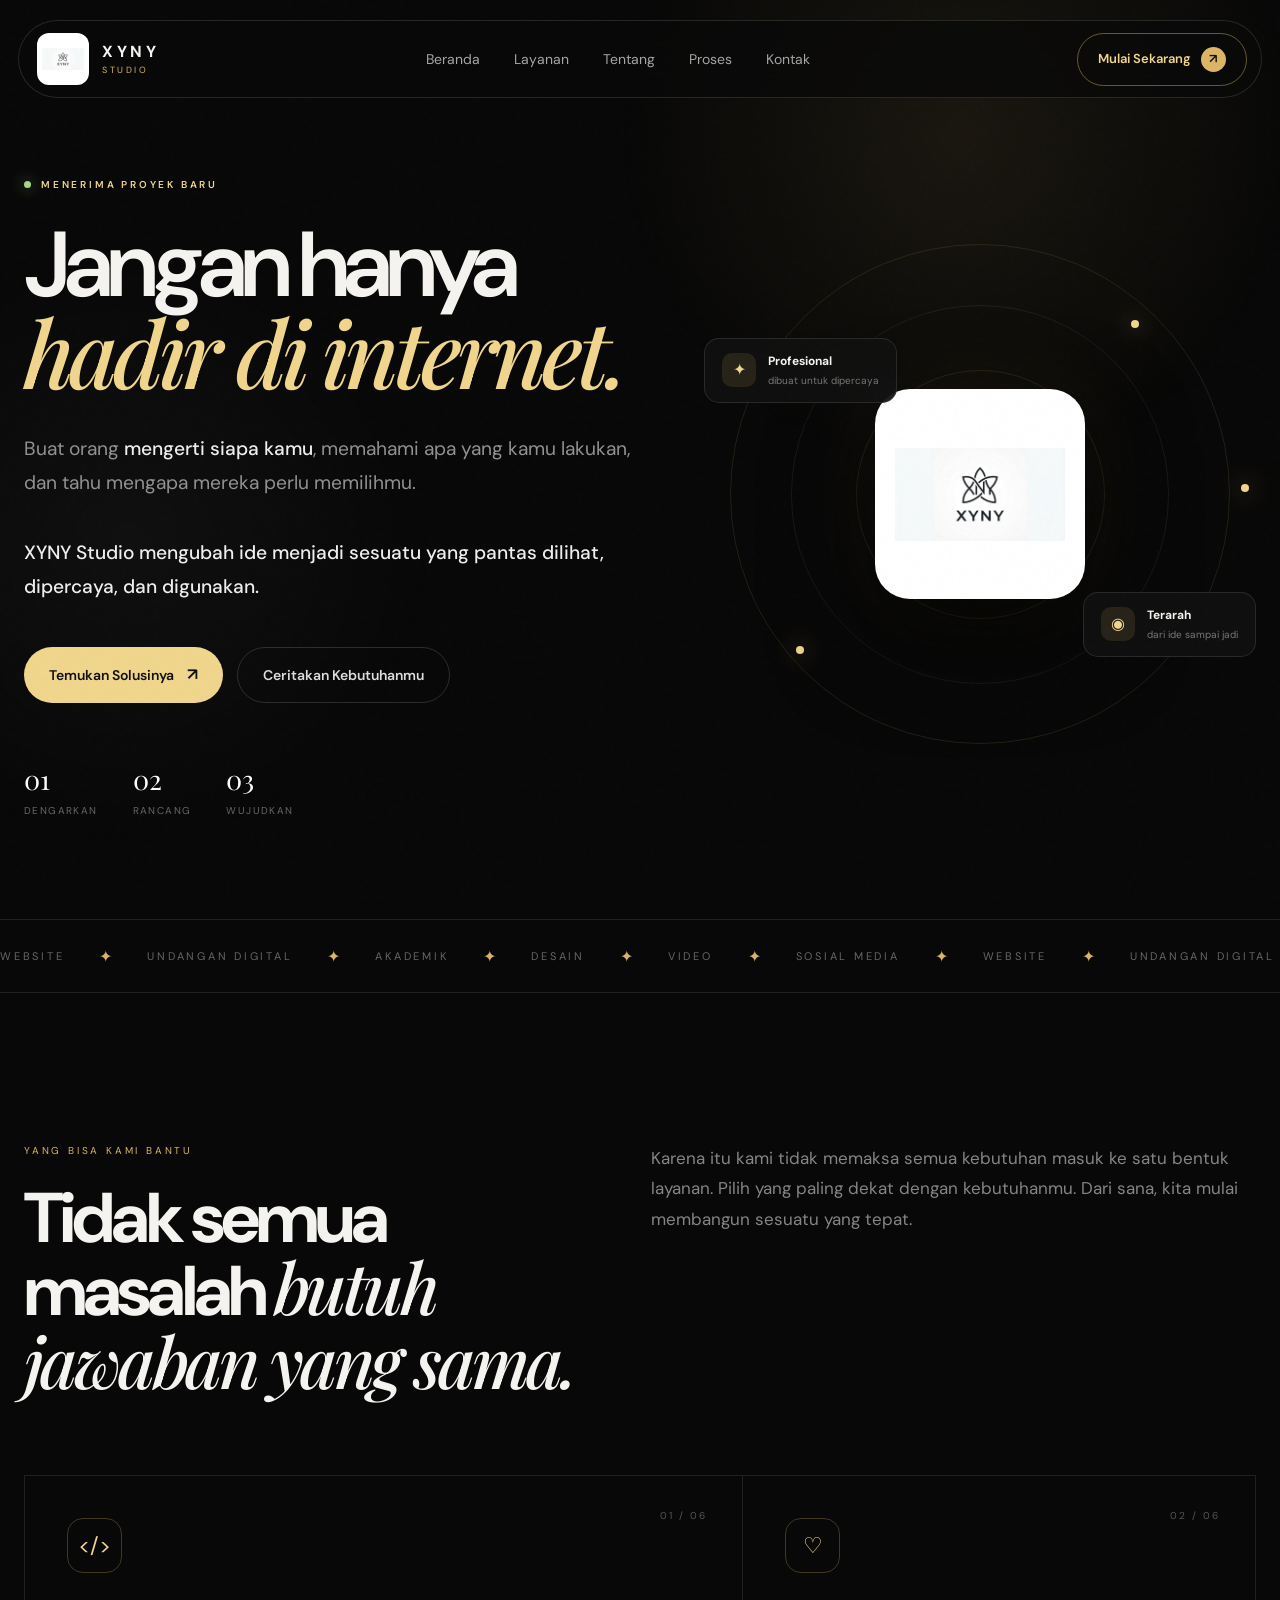
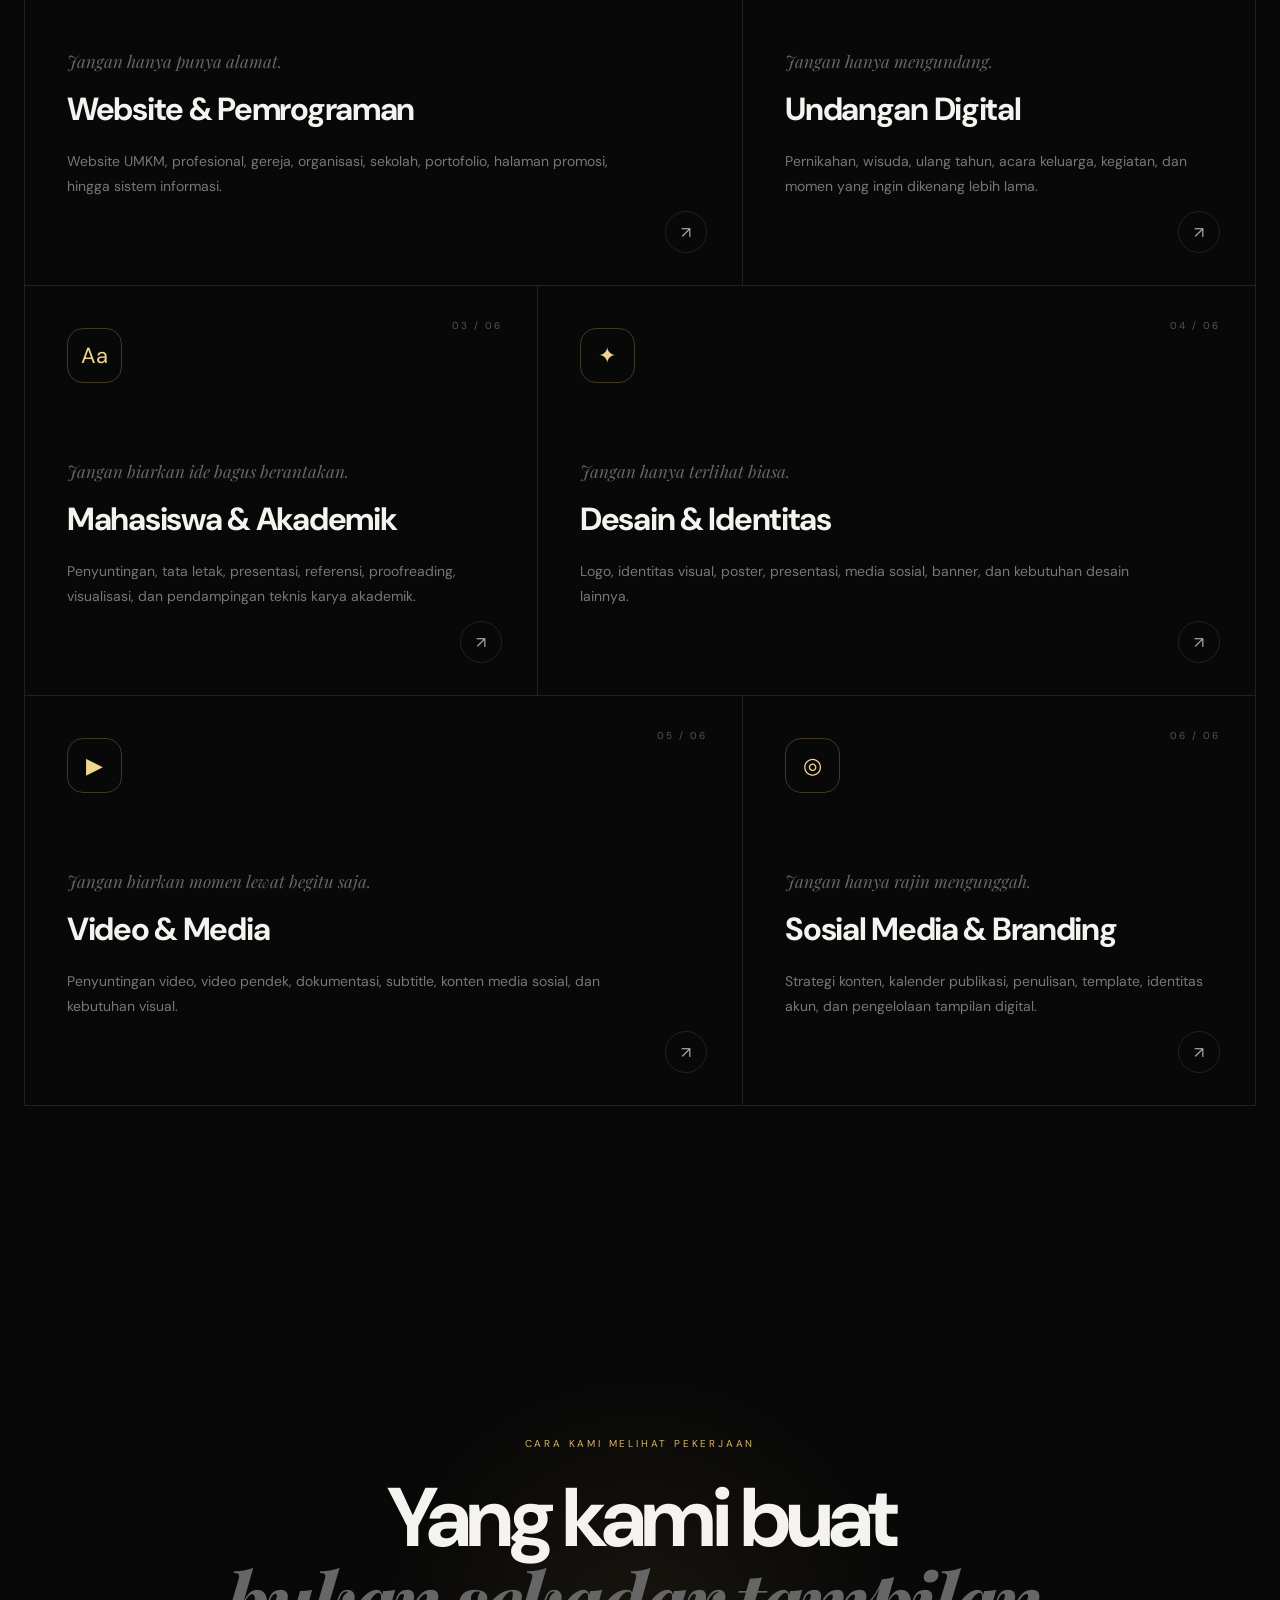
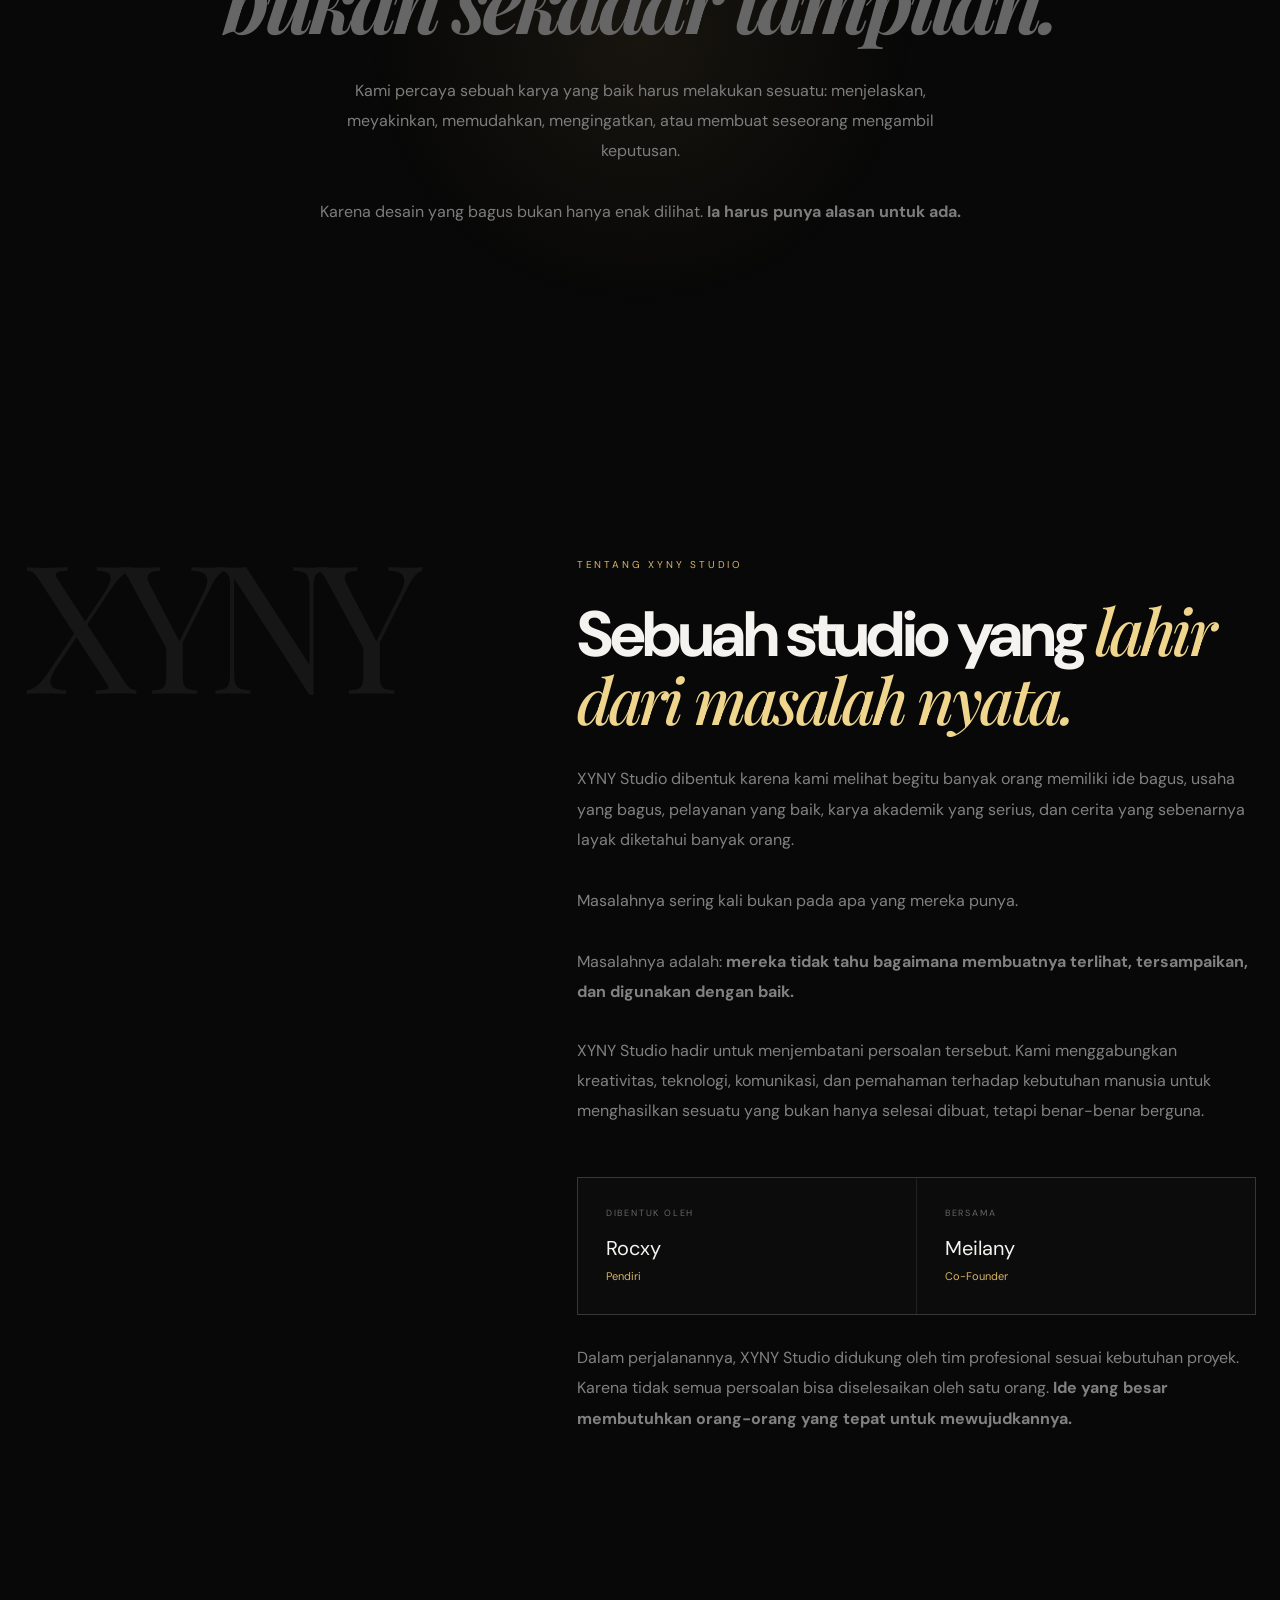
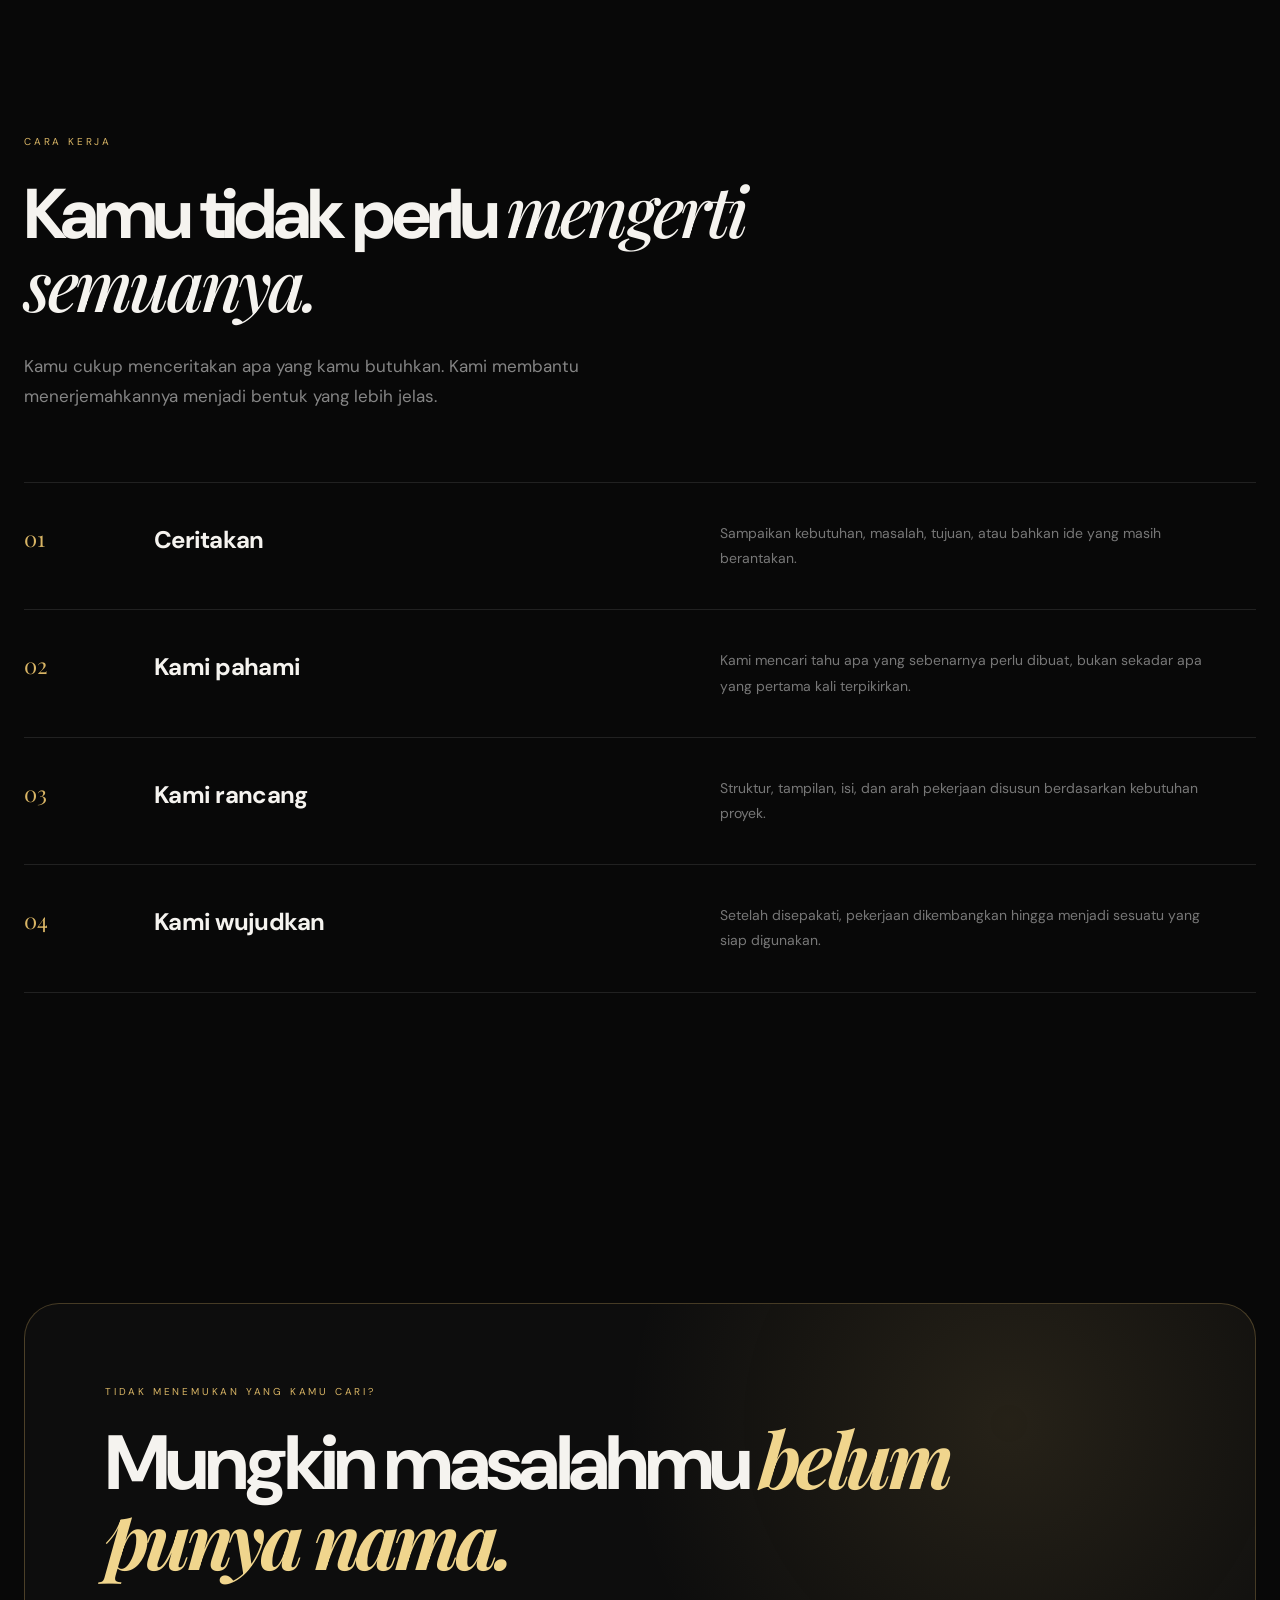
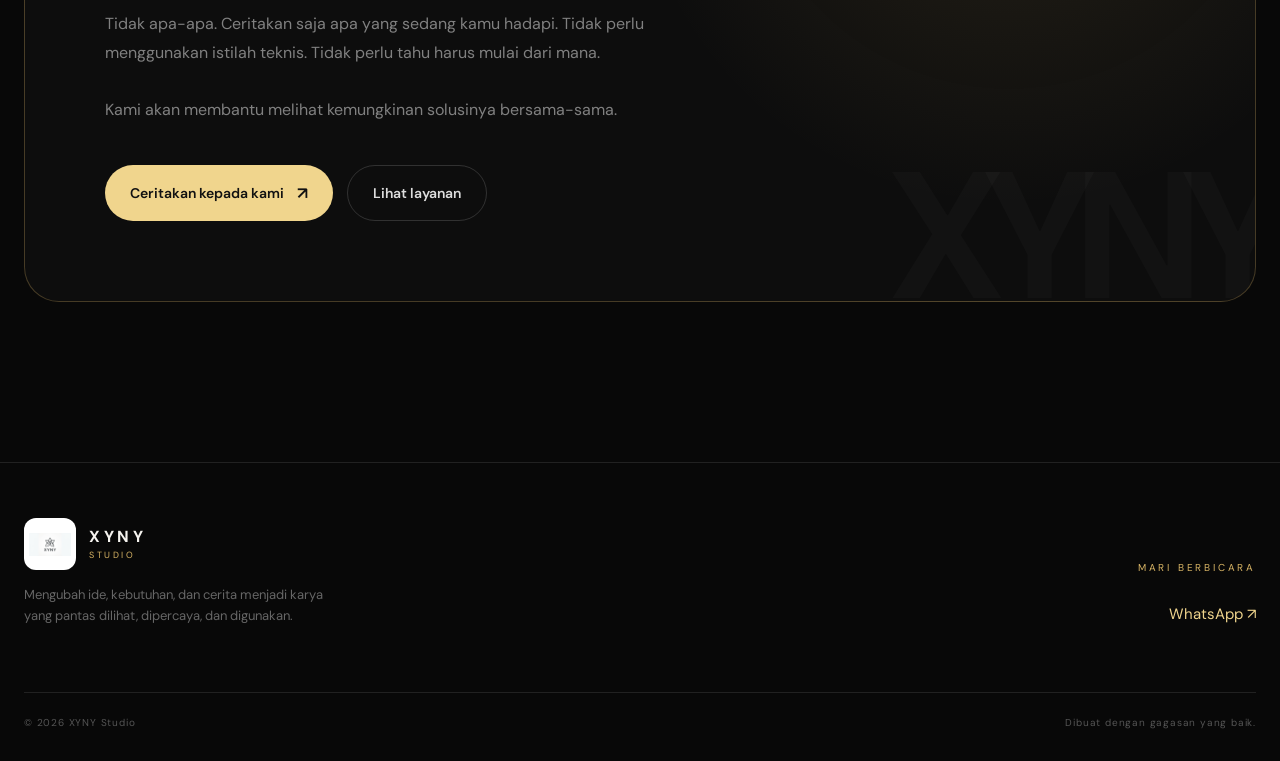
<file: index.html>
<!DOCTYPE html>
<html lang="id">
<head>
<meta charset="UTF-8">
<meta name="viewport" content="width=device-width, initial-scale=1.0">

<meta name="theme-color" content="#090909">

<meta name="description"
content="XYNY Studio — mengubah ide, kebutuhan, dan cerita menjadi karya digital yang profesional, menarik, dan siap digunakan.">

<title>XYNY Studio — Ide yang baik pantas terlihat luar biasa.</title>

<style>

/* =========================================================
   XYNY STUDIO
   SINGLE FILE WEBSITE
   ========================================================= */

@import url('https://fonts.googleapis.com/css2?family=DM+Sans:wght@400;500;600;700&family=Playfair+Display:ital,wght@0,500;0,600;0,700;1,500;1,600;1,700&display=swap');


/* =========================================================
   RESET
   ========================================================= */

*{
    margin:0;
    padding:0;
    box-sizing:border-box;
}

html{
    scroll-behavior:smooth;
}

body{
    background:#080808;
    color:#f5f3ef;
    font-family:"DM Sans",Arial,sans-serif;
    overflow-x:hidden;
    line-height:1.6;
}

a{
    color:inherit;
    text-decoration:none;
}

button{
    font:inherit;
}

img{
    max-width:100%;
    display:block;
}


/* =========================================================
   VARIABLES
   ========================================================= */

:root{

    --black:#080808;
    --black-soft:#0e0e0e;
    --black-card:#111111;

    --white:#f5f3ef;
    --muted:#929292;
    --muted-2:#686868;

    --gold:#d9b565;
    --gold-light:#f0d58d;
    --gold-dark:#9e7a34;

    --line:rgba(255,255,255,.10);
    --line-gold:rgba(217,181,101,.28);

    --radius:28px;

    --max:1440px;
}


/* =========================================================
   BACKGROUND
   ========================================================= */

body::before{
    content:"";
    position:fixed;
    inset:0;
    pointer-events:none;
    z-index:-3;

    background:
        radial-gradient(
            circle at 75% 15%,
            rgba(217,181,101,.09),
            transparent 28%
        ),
        radial-gradient(
            circle at 10% 60%,
            rgba(255,255,255,.035),
            transparent 25%
        );
}

body::after{
    content:"";
    position:fixed;
    inset:0;
    pointer-events:none;
    z-index:100;

    opacity:.025;

    background-image:url("data:image/svg+xml,%3Csvg viewBox='0 0 180 180' xmlns='http://www.w3.org/2000/svg'%3E%3Cfilter id='n'%3E%3CfeTurbulence type='fractalNoise' baseFrequency='.9' numOctaves='3' stitchTiles='stitch'/%3E%3C/filter%3E%3Crect width='100%25' height='100%25' filter='url(%23n)' opacity='.5'/%3E%3C/svg%3E");
}


/* =========================================================
   CONTAINER
   ========================================================= */

.container{
    width:min(calc(100% - 48px),var(--max));
    margin:auto;
}


/* =========================================================
   NAVBAR
   ========================================================= */

.navbar{
    position:fixed;
    top:20px;
    left:50%;
    transform:translateX(-50%);

    width:min(calc(100% - 36px),1380px);

    height:78px;

    display:flex;
    align-items:center;
    justify-content:space-between;

    padding:10px 14px 10px 18px;

    background:rgba(10,10,10,.78);
    border:1px solid rgba(255,255,255,.12);

    backdrop-filter:blur(22px);
    -webkit-backdrop-filter:blur(22px);

    border-radius:50px;

    z-index:1000;

    transition:.4s ease;
}

.navbar.scrolled{
    background:rgba(8,8,8,.94);
    border-color:rgba(217,181,101,.22);
    box-shadow:0 15px 60px rgba(0,0,0,.4);
}


/* LOGO */

.brand{
    display:flex;
    align-items:center;
    gap:13px;
    min-width:max-content;
}

.brand-logo{
    width:52px;
    height:52px;

    object-fit:contain;

    background:#fff;

    border-radius:12px;

    padding:5px;
}

.brand-text{
    display:flex;
    flex-direction:column;
    line-height:1;
}

.brand-name{
    font-size:16px;
    font-weight:700;
    letter-spacing:.23em;
}

.brand-sub{
    margin-top:6px;
    color:var(--gold);
    font-size:9px;
    letter-spacing:.28em;
}


/* NAV LINKS */

.nav-links{
    display:flex;
    align-items:center;
    gap:34px;
}

.nav-links a{
    position:relative;

    color:#a5a5a5;
    font-size:14px;

    transition:.3s ease;
}

.nav-links a:hover{
    color:#fff;
}

.nav-links a::after{
    content:"";

    position:absolute;

    left:0;
    bottom:-9px;

    width:0;
    height:1px;

    background:var(--gold);

    transition:.3s ease;
}

.nav-links a:hover::after{
    width:100%;
}


/* NAV CTA */

.nav-cta{
    display:flex;
    align-items:center;
    gap:10px;

    padding:13px 20px;

    border:1px solid rgba(217,181,101,.45);
    border-radius:50px;

    color:var(--gold-light);

    font-size:13px;
    font-weight:600;

    transition:.3s ease;
}

.nav-cta span{
    width:25px;
    height:25px;

    display:grid;
    place-items:center;

    border-radius:50%;

    background:var(--gold);
    color:#111;

    transition:.3s ease;
}

.nav-cta:hover{
    background:var(--gold);
    color:#111;
}

.nav-cta:hover span{
    transform:rotate(45deg);
}


/* MENU BUTTON */

.menu-button{
    display:none;

    width:50px;
    height:50px;

    border:1px solid var(--line);
    background:transparent;

    border-radius:50%;

    cursor:pointer;

    position:relative;
}

.menu-button span{
    position:absolute;
    left:50%;

    width:19px;
    height:1px;

    background:#fff;

    transform:translateX(-50%);

    transition:.3s ease;
}

.menu-button span:nth-child(1){
    top:20px;
}

.menu-button span:nth-child(2){
    top:25px;
}

.menu-button span:nth-child(3){
    top:30px;
}

.menu-button.active span:nth-child(1){
    top:25px;
    transform:translateX(-50%) rotate(45deg);
}

.menu-button.active span:nth-child(2){
    opacity:0;
}

.menu-button.active span:nth-child(3){
    top:25px;
    transform:translateX(-50%) rotate(-45deg);
}


/* =========================================================
   MOBILE MENU
   ========================================================= */

.mobile-menu{
    position:fixed;

    top:110px;
    left:18px;
    right:18px;

    padding:30px;

    background:rgba(12,12,12,.97);

    border:1px solid var(--line);

    border-radius:28px;

    backdrop-filter:blur(25px);

    opacity:0;
    visibility:hidden;
    transform:translateY(-15px);

    transition:.35s ease;

    z-index:999;
}

.mobile-menu.active{
    opacity:1;
    visibility:visible;
    transform:translateY(0);
}

.mobile-menu-label{
    color:var(--gold);

    font-size:10px;
    letter-spacing:.25em;
    text-transform:uppercase;

    margin-bottom:20px;
}

.mobile-menu a{
    display:flex;
    justify-content:space-between;
    align-items:center;

    padding:16px 0;

    border-bottom:1px solid var(--line);

    font-size:20px;
}

.mobile-menu a:last-child{
    border-bottom:0;
}

.mobile-menu a span{
    color:var(--gold);
}


/* =========================================================
   HERO
   ========================================================= */

.hero{
    min-height:100svh;

    padding-top:170px;
    padding-bottom:100px;

    position:relative;

    display:flex;
    align-items:center;
}

.hero-grid{
    display:grid;
    grid-template-columns:1.05fr .95fr;
    gap:70px;

    align-items:center;
}


/* EYEBROW */

.eyebrow{
    display:inline-flex;
    align-items:center;
    gap:10px;

    color:var(--gold-light);

    font-size:10px;
    font-weight:600;

    letter-spacing:.28em;
    text-transform:uppercase;

    margin-bottom:30px;
}

.eyebrow-dot{
    width:7px;
    height:7px;

    border-radius:50%;

    background:#a9d77b;

    box-shadow:0 0 15px rgba(169,215,123,.7);
}


/* HERO TITLE */

.hero h1{
    max-width:900px;

    font-size:clamp(54px,7.2vw,112px);

    line-height:.93;

    letter-spacing:-.065em;

    font-weight:600;
}

.hero h1 em{
    display:block;

    color:var(--gold-light);

    font-family:"Playfair Display",serif;

    font-weight:500;

    letter-spacing:-.055em;
}


/* HERO TEXT */

.hero-description{
    max-width:680px;

    margin-top:38px;

    color:#929292;

    font-size:clamp(16px,1.5vw,20px);

    line-height:1.8;
}

.hero-description strong{
    color:#eee;
    font-weight:500;
}


/* HERO BUTTONS */

.hero-actions{
    display:flex;
    flex-wrap:wrap;
    gap:14px;

    margin-top:42px;
}

.button{
    display:inline-flex;
    align-items:center;
    justify-content:center;
    gap:13px;

    min-height:56px;

    padding:0 25px;

    border-radius:50px;

    font-size:14px;
    font-weight:600;

    transition:.35s ease;
}

.button-primary{
    background:var(--gold-light);
    color:#111;
}

.button-primary:hover{
    transform:translateY(-4px);
    box-shadow:0 15px 40px rgba(217,181,101,.18);
}

.button-primary span{
    font-size:17px;
}

.button-secondary{
    border:1px solid rgba(255,255,255,.15);
    color:#ddd;
}

.button-secondary:hover{
    border-color:var(--gold);
    color:var(--gold-light);
}


/* HERO TRUST */

.hero-trust{
    display:flex;
    gap:35px;

    margin-top:55px;
}

.trust-item{
    display:flex;
    flex-direction:column;
}

.trust-number{
    font-family:"Playfair Display",serif;

    font-size:27px;

    color:#fff;
}

.trust-label{
    margin-top:2px;

    color:#666;

    font-size:10px;
    letter-spacing:.14em;
    text-transform:uppercase;
}


/* =========================================================
   HERO VISUAL
   ========================================================= */

.hero-visual{
    position:relative;

    min-height:560px;

    display:flex;
    align-items:center;
    justify-content:center;
}

.hero-orbit{
    width:min(500px,90vw);
    aspect-ratio:1;

    position:relative;

    border:1px solid rgba(217,181,101,.13);

    border-radius:50%;

    animation:slowRotate 25s linear infinite;
}

.hero-orbit::before,
.hero-orbit::after{
    content:"";

    position:absolute;

    inset:12%;

    border:1px solid rgba(255,255,255,.07);

    border-radius:50%;
}

.hero-orbit::after{
    inset:25%;

    border-color:rgba(217,181,101,.13);
}

.orbit-dot{
    position:absolute;

    width:8px;
    height:8px;

    border-radius:50%;

    background:var(--gold-light);

    box-shadow:0 0 25px rgba(217,181,101,.8);
}

.dot-a{
    top:15%;
    right:18%;
}

.dot-b{
    bottom:18%;
    left:13%;
}

.dot-c{
    top:48%;
    right:-4%;
}


/* CENTER LOGO */

.hero-logo{
    position:absolute;

    width:210px;
    height:210px;

    object-fit:contain;

    background:#fff;

    padding:20px;

    border-radius:35px;

    box-shadow:
        0 40px 100px rgba(0,0,0,.6),
        0 0 100px rgba(217,181,101,.08);

    animation:float 5s ease-in-out infinite;
}


/* FLOATING INFO */

.floating{
    position:absolute;

    display:flex;
    align-items:center;
    gap:12px;

    padding:13px 17px;

    background:rgba(17,17,17,.9);

    border:1px solid rgba(255,255,255,.11);

    border-radius:15px;

    backdrop-filter:blur(15px);
}

.floating strong{
    display:block;

    font-size:12px;
}

.floating small{
    display:block;

    color:#777;

    font-size:10px;

    margin-top:2px;
}

.float-icon{
    width:34px;
    height:34px;

    display:grid;
    place-items:center;

    border-radius:10px;

    background:rgba(217,181,101,.12);

    color:var(--gold-light);
}

.float-one{
    left:0;
    top:22%;
}

.float-two{
    right:0;
    bottom:21%;
}


/* =========================================================
   DIVIDER
   ========================================================= */

.divider{
    width:100%;
    height:1px;
    background:var(--line);
}


/* =========================================================
   MARQUEE
   ========================================================= */

.marquee{
    overflow:hidden;

    border-top:1px solid var(--line);
    border-bottom:1px solid var(--line);

    padding:22px 0;

    white-space:nowrap;
}

.marquee-track{
    display:inline-flex;
    align-items:center;
    gap:35px;

    animation:marquee 28s linear infinite;
}

.marquee span{
    color:#666;

    font-size:11px;
    letter-spacing:.25em;
}

.marquee b{
    color:var(--gold);
    font-weight:400;
}


/* =========================================================
   SECTION
   ========================================================= */

.section{
    padding:150px 0;
}

.section-intro{
    max-width:850px;
}

.section-label{
    color:var(--gold);

    font-size:10px;
    letter-spacing:.28em;

    text-transform:uppercase;

    margin-bottom:25px;
}

.section-title{
    font-size:clamp(42px,5.5vw,80px);

    line-height:.98;

    letter-spacing:-.055em;
}

.section-title em{
    font-family:"Playfair Display",serif;
    font-weight:500;
}

.section-description{
    max-width:650px;

    margin-top:28px;

    color:#858585;

    font-size:17px;

    line-height:1.8;
}


/* =========================================================
   SERVICES
   ========================================================= */

.services{
    position:relative;
}

.services-intro{
    display:flex;
    justify-content:space-between;
    gap:60px;

    margin-bottom:75px;
}

.services-intro .section-description{
    margin-top:0;
}


/* SERVICES GRID */

.service-grid{
    display:grid;

    grid-template-columns:repeat(12,1fr);

    border-top:1px solid var(--line);
    border-left:1px solid var(--line);
}


/* CARD */

.service-card{
    position:relative;

    min-height:410px;

    padding:42px;

    border-right:1px solid var(--line);
    border-bottom:1px solid var(--line);

    overflow:hidden;

    transition:.5s ease;
}

.service-card:nth-child(1){
    grid-column:span 7;
}

.service-card:nth-child(2){
    grid-column:span 5;
}

.service-card:nth-child(3){
    grid-column:span 5;
}

.service-card:nth-child(4){
    grid-column:span 7;
}

.service-card:nth-child(5){
    grid-column:span 7;
}

.service-card:nth-child(6){
    grid-column:span 5;
}


/* HOVER LIGHT */

.service-card::before{
    content:"";

    position:absolute;

    width:350px;
    height:350px;

    right:-150px;
    bottom:-190px;

    background:radial-gradient(
        circle,
        rgba(217,181,101,.12),
        transparent 65%
    );

    opacity:0;

    transition:.6s ease;
}

.service-card:hover::before{
    opacity:1;
}

.service-card:hover{
    background:rgba(255,255,255,.018);
}


/* NUMBER */

.service-number{
    position:absolute;

    top:32px;
    right:35px;

    color:#555;

    font-size:10px;
    letter-spacing:.2em;
}


/* ICON */

.service-icon{
    width:55px;
    height:55px;

    display:grid;
    place-items:center;

    border:1px solid var(--line-gold);

    border-radius:16px;

    color:var(--gold-light);

    font-size:22px;

    margin-bottom:75px;

    transition:.4s ease;
}

.service-card:hover .service-icon{
    transform:translateY(-5px) rotate(-3deg);

    border-color:var(--gold);

    background:rgba(217,181,101,.06);
}


/* SERVICE TEXT */

.service-kicker{
    color:#666;

    font-family:"Playfair Display",serif;

    font-size:17px;
    font-style:italic;

    margin-bottom:8px;
}

.service-card h3{
    font-size:clamp(24px,2.5vw,34px);

    letter-spacing:-.04em;

    margin-bottom:14px;
}

.service-card p{
    max-width:570px;

    color:#777;

    font-size:14px;

    line-height:1.8;
}


/* SERVICE LINK */

.service-link{
    position:absolute;

    right:35px;
    bottom:32px;

    width:42px;
    height:42px;

    display:grid;
    place-items:center;

    border:1px solid var(--line);

    border-radius:50%;

    color:#aaa;

    transition:.35s ease;
}

.service-card:hover .service-link{
    color:#111;
    background:var(--gold-light);
    border-color:var(--gold-light);

    transform:rotate(45deg);
}


/* =========================================================
   STATEMENT
   ========================================================= */

.statement{
    padding:180px 0;

    text-align:center;

    position:relative;
}

.statement::before{
    content:"";

    position:absolute;

    left:50%;
    top:50%;

    width:600px;
    height:600px;

    transform:translate(-50%,-50%);

    background:radial-gradient(
        circle,
        rgba(217,181,101,.08),
        transparent 65%
    );

    pointer-events:none;
}

.statement-title{
    position:relative;

    max-width:1050px;

    margin:auto;

    font-size:clamp(45px,6.5vw,95px);

    line-height:.98;

    letter-spacing:-.06em;
}

.statement-title span{
    display:block;

    color:#666;

    font-family:"Playfair Display",serif;

    font-style:italic;
}

.statement-description{
    position:relative;

    max-width:650px;

    margin:35px auto 0;

    color:#7d7d7d;

    line-height:1.9;
}


/* =========================================================
   ABOUT
   ========================================================= */

.about{
    display:grid;

    grid-template-columns:.8fr 1.2fr;

    gap:100px;

    align-items:start;
}

.about-mark{
    font-family:"Playfair Display",serif;

    font-size:clamp(100px,14vw,220px);

    line-height:.7;

    color:#161616;

    letter-spacing:-.1em;
}

.about-content h2{
    font-size:clamp(38px,5vw,70px);

    line-height:1;

    letter-spacing:-.05em;
}

.about-content h2 em{
    color:var(--gold-light);

    font-family:"Playfair Display",serif;

    font-weight:500;
}

.about-content p{
    margin-top:28px;

    color:#818181;

    font-size:16px;

    line-height:1.9;
}

.about-founders{
    display:grid;

    grid-template-columns:1fr 1fr;

    gap:1px;

    margin-top:50px;

    border:1px solid var(--line);

    background:var(--line);
}

.founder{
    background:#0c0c0c;

    padding:28px;
}

.founder-label{
    color:#666;

    font-size:9px;

    letter-spacing:.2em;

    text-transform:uppercase;
}

.founder-name{
    margin-top:12px;

    font-size:20px;
}

.founder-role{
    color:var(--gold);

    font-size:11px;

    margin-top:4px;
}


/* =========================================================
   PROCESS
   ========================================================= */

.process-list{
    margin-top:70px;

    border-top:1px solid var(--line);
}

.process-item{
    display:grid;

    grid-template-columns:100px 1fr 1fr;

    gap:30px;

    padding:38px 0;

    border-bottom:1px solid var(--line);

    transition:.3s ease;
}

.process-item:hover{
    padding-left:15px;
}

.process-number{
    color:var(--gold);

    font-family:"Playfair Display",serif;

    font-size:22px;
}

.process-item h3{
    font-size:24px;

    letter-spacing:-.03em;
}

.process-item p{
    color:#777;

    max-width:500px;

    line-height:1.8;

    font-size:14px;
}


/* =========================================================
   FINAL CTA
   ========================================================= */

.final-cta{
    padding:160px 0;
}

.cta-box{
    position:relative;

    overflow:hidden;

    padding:80px;

    border:1px solid var(--line-gold);

    border-radius:35px;

    background:
        radial-gradient(
            circle at 80% 20%,
            rgba(217,181,101,.12),
            transparent 35%
        ),
        #0d0d0d;
}

.cta-box::after{
    content:"XYNY";

    position:absolute;

    right:-20px;
    bottom:-80px;

    color:rgba(255,255,255,.025);

    font-size:180px;
    font-weight:700;

    letter-spacing:-.1em;

    pointer-events:none;
}

.cta-label{
    color:var(--gold);

    font-size:10px;

    letter-spacing:.28em;

    text-transform:uppercase;
}

.cta-title{
    max-width:850px;

    margin-top:20px;

    font-size:clamp(45px,6vw,88px);

    line-height:.98;

    letter-spacing:-.06em;
}

.cta-title em{
    font-family:"Playfair Display",serif;
    color:var(--gold-light);
}

.cta-text{
    max-width:600px;

    margin-top:28px;

    color:#808080;

    line-height:1.8;
}

.cta-actions{
    display:flex;
    gap:14px;
    flex-wrap:wrap;

    margin-top:40px;
}


/* =========================================================
   FOOTER
   ========================================================= */

footer{
    border-top:1px solid var(--line);

    padding:55px 0 30px;
}

.footer-top{
    display:flex;

    justify-content:space-between;
    align-items:flex-end;

    gap:30px;
}

.footer-description{
    color:#666;

    font-size:13px;

    max-width:300px;

    margin-top:15px;
}

.footer-contact{
    text-align:right;
}

.footer-contact a{
    color:var(--gold-light);

    font-size:15px;
}

.footer-bottom{
    display:flex;
    justify-content:space-between;

    margin-top:65px;

    padding-top:22px;

    border-top:1px solid var(--line);

    color:#555;

    font-size:10px;

    letter-spacing:.08em;
}


/* =========================================================
   REVEAL ANIMATION
   ========================================================= */

.reveal{
    opacity:0;

    transform:translateY(35px);

    transition:
        opacity .9s ease,
        transform .9s cubic-bezier(.2,.8,.2,1);
}

.reveal.visible{
    opacity:1;
    transform:translateY(0);
}


/* =========================================================
   KEYFRAMES
   ========================================================= */

@keyframes float{

    0%,100%{
        transform:translateY(0);
    }

    50%{
        transform:translateY(-15px);
    }
}

@keyframes slowRotate{

    from{
        transform:rotate(0deg);
    }

    to{
        transform:rotate(360deg);
    }
}

@keyframes marquee{

    from{
        transform:translateX(0);
    }

    to{
        transform:translateX(-50%);
    }
}


/* =========================================================
   TABLET
   ========================================================= */

@media(max-width:1000px){

    .nav-links,
    .nav-cta{
        display:none;
    }

    .menu-button{
        display:block;
    }

    .hero-grid{
        grid-template-columns:1fr;
    }

    .hero-visual{
        min-height:500px;
    }

    .services-intro{
        flex-direction:column;
        gap:20px;
    }

    .service-card:nth-child(n){
        grid-column:span 6;
    }

    .about{
        grid-template-columns:1fr;
        gap:40px;
    }

    .about-mark{
        font-size:130px;
    }

    .process-item{
        grid-template-columns:70px 1fr;
    }

    .process-item p{
        grid-column:2;
    }

}


/* =========================================================
   MOBILE
   ========================================================= */

@media(max-width:700px){

    .container{
        width:min(calc(100% - 30px),var(--max));
    }

    .navbar{
        top:12px;

        width:calc(100% - 20px);

        height:68px;

        padding:8px 9px 8px 12px;
    }

    .brand-logo{
        width:47px;
        height:47px;
    }

    .brand-name{
        font-size:14px;
    }

    .brand-sub{
        font-size:8px;
    }

    .hero{
        padding-top:125px;
        padding-bottom:70px;
    }

    .hero h1{
        font-size:clamp(49px,14vw,72px);
    }

    .hero-description{
        font-size:15px;
        line-height:1.75;
        margin-top:28px;
    }

    .hero-actions{
        margin-top:30px;
    }

    .button{
        width:100%;
    }

    .hero-trust{
        gap:18px;
        justify-content:space-between;
        margin-top:40px;
    }

    .trust-number{
        font-size:22px;
    }

    .trust-label{
        font-size:8px;
    }

    .hero-visual{
        min-height:380px;
    }

    .hero-orbit{
        width:300px;
    }

    .hero-logo{
        width:125px;
        height:125px;
        padding:14px;
        border-radius:24px;
    }

    .floating{
        transform:scale(.82);
    }

    .float-one{
        left:-18px;
    }

    .float-two{
        right:-18px;
    }

    .section{
        padding:100px 0;
    }

    .section-title{
        font-size:43px;
    }

    .section-description{
        font-size:15px;
    }

    .service-grid{
        display:block;
    }

    .service-card{
        min-height:360px;

        padding:30px 25px;
    }

    .service-card:nth-child(n){
        min-height:360px;
    }

    .service-icon{
        margin-bottom:60px;
    }

    .service-card h3{
        font-size:27px;
    }

    .service-card p{
        font-size:13px;
    }

    .statement{
        padding:120px 0;
    }

    .statement-title{
        font-size:48px;
    }

    .about-founders{
        grid-template-columns:1fr;
    }

    .process-item{
        grid-template-columns:45px 1fr;
        gap:15px;
    }

    .process-item p{
        grid-column:2;
        margin-top:4px;
    }

    .cta-box{
        padding:45px 28px;
        border-radius:25px;
    }

    .cta-title{
        font-size:48px;
    }

    .footer-top{
        flex-direction:column;
        align-items:flex-start;
    }

    .footer-contact{
        text-align:left;
    }

    .footer-bottom{
        flex-direction:column;
        gap:10px;
    }

}


/* =========================================================
   VERY SMALL DEVICES
   ========================================================= */

@media(max-width:380px){

    .hero h1{
        font-size:45px;
    }

    .hero-trust{
        gap:10px;
    }

    .trust-number{
        font-size:19px;
    }

    .service-card{
        padding:25px 20px;
    }

    .statement-title{
        font-size:42px;
    }

}


/* =========================================================
   REDUCED MOTION
   ========================================================= */

@media(prefers-reduced-motion:reduce){

    *,
    *::before,
    *::after{
        animation:none !important;
        transition:none !important;
        scroll-behavior:auto !important;
    }

    .reveal{
        opacity:1;
        transform:none;
    }
}

</style>
</head>


<body>


<!-- =======================================================
     NAVBAR
======================================================= -->

<header class="navbar" id="navbar">

    <a href="#" class="brand">

        <img
            src="logo.png"
            class="brand-logo"
            alt="Logo XYNY Studio"
        >

        <span class="brand-text">

            <span class="brand-name">
                XYNY
            </span>

            <span class="brand-sub">
                STUDIO
            </span>

        </span>

    </a>


    <nav class="nav-links">

        <a href="#beranda">
            Beranda
        </a>

        <a href="#layanan">
            Layanan
        </a>

        <a href="#tentang">
            Tentang
        </a>

        <a href="#proses">
            Proses
        </a>

        <a href="#kontak">
            Kontak
        </a>

    </nav>


    <a
        href="https://wa.me/6280000000000"
        class="nav-cta"
        target="_blank"
    >

        Mulai Sekarang

        <span>↗</span>

    </a>


    <button
        class="menu-button"
        id="menuButton"
        aria-label="Buka menu"
    >

        <span></span>
        <span></span>
        <span></span>

    </button>

</header>



<!-- =======================================================
     MOBILE MENU
======================================================= -->

<div class="mobile-menu" id="mobileMenu">

    <div class="mobile-menu-label">
        XYNY STUDIO
    </div>

    <a href="#beranda">
        Beranda
        <span>↗</span>
    </a>

    <a href="#layanan">
        Layanan
        <span>↗</span>
    </a>

    <a href="#tentang">
        Mengapa Kami
        <span>↗</span>
    </a>

    <a href="#proses">
        Cara Kerja
        <span>↗</span>
    </a>

    <a href="#kontak">
        Konsultasi
        <span>↗</span>
    </a>

</div>



<main>


<!-- =======================================================
     HERO
======================================================= -->

<section class="hero" id="beranda">

<div class="container">

<div class="hero-grid">


<div class="hero-copy reveal">

    <div class="eyebrow">

        <span class="eyebrow-dot"></span>

        MENERIMA PROYEK BARU

    </div>


    <h1>

        Jangan hanya
        <em>hadir di internet.</em>

    </h1>


    <p class="hero-description">

        Buat orang <strong>mengerti siapa kamu</strong>,
        memahami apa yang kamu lakukan,
        dan tahu mengapa mereka perlu memilihmu.

        <br><br>

        <strong>
            XYNY Studio mengubah ide menjadi sesuatu
            yang pantas dilihat, dipercaya, dan digunakan.
        </strong>

    </p>


    <div class="hero-actions">

        <a
            href="#layanan"
            class="button button-primary"
        >

            Temukan Solusinya

            <span>↗</span>

        </a>


        <a
            href="https://wa.me/6280000000000"
            target="_blank"
            class="button button-secondary"
        >

            Ceritakan Kebutuhanmu

        </a>

    </div>


    <div class="hero-trust">

        <div class="trust-item">

            <span class="trust-number">
                01
            </span>

            <span class="trust-label">
                Dengarkan
            </span>

        </div>


        <div class="trust-item">

            <span class="trust-number">
                02
            </span>

            <span class="trust-label">
                Rancang
            </span>

        </div>


        <div class="trust-item">

            <span class="trust-number">
                03
            </span>

            <span class="trust-label">
                Wujudkan
            </span>

        </div>

    </div>

</div>



<!-- VISUAL -->

<div class="hero-visual reveal">

    <div class="hero-orbit">

        <span class="orbit-dot dot-a"></span>
        <span class="orbit-dot dot-b"></span>
        <span class="orbit-dot dot-c"></span>

    </div>


    <img
        src="logo.png"
        alt="XYNY Studio"
        class="hero-logo"
    >


    <div class="floating float-one">

        <span class="float-icon">
            ✦
        </span>

        <div>

            <strong>
                Profesional
            </strong>

            <small>
                dibuat untuk dipercaya
            </small>

        </div>

    </div>


    <div class="floating float-two">

        <span class="float-icon">
            ◉
        </span>

        <div>

            <strong>
                Terarah
            </strong>

            <small>
                dari ide sampai jadi
            </small>

        </div>

    </div>

</div>


</div>

</div>

</section>



<!-- =======================================================
     MARQUEE
======================================================= -->

<div class="marquee">

<div class="marquee-track">

    <span>WEBSITE</span>
    <b>✦</b>

    <span>UNDANGAN DIGITAL</span>
    <b>✦</b>

    <span>AKADEMIK</span>
    <b>✦</b>

    <span>DESAIN</span>
    <b>✦</b>

    <span>VIDEO</span>
    <b>✦</b>

    <span>SOSIAL MEDIA</span>
    <b>✦</b>

    <span>WEBSITE</span>
    <b>✦</b>

    <span>UNDANGAN DIGITAL</span>
    <b>✦</b>

    <span>AKADEMIK</span>
    <b>✦</b>

    <span>DESAIN</span>
    <b>✦</b>

</div>

</div>



<!-- =======================================================
     SERVICES
======================================================= -->

<section
    class="section services"
    id="layanan"
>

<div class="container">


<div class="services-intro">

    <div class="section-intro reveal">

        <div class="section-label">
            Yang bisa kami bantu
        </div>

        <h2 class="section-title">

            Tidak semua masalah
            <em>butuh jawaban yang sama.</em>

        </h2>

    </div>


    <p class="section-description reveal">

        Karena itu kami tidak memaksa semua kebutuhan
        masuk ke satu bentuk layanan.

        Pilih yang paling dekat dengan kebutuhanmu.
        Dari sana, kita mulai membangun sesuatu yang tepat.

    </p>

</div>



<!-- =====================================================
     SERVICE GRID
===================================================== -->

<div class="service-grid">


<!-- 01 -->

<a
    href="website.html"
    class="service-card reveal"
>

    <span class="service-number">
        01 / 06
    </span>


    <div class="service-icon">
        &lt;/&gt;
    </div>


    <div class="service-kicker">
        Jangan hanya punya alamat.
    </div>


    <h3>
        Website & Pemrograman
    </h3>


    <p>

        Website UMKM, profesional, gereja,
        organisasi, sekolah, portofolio,
        halaman promosi, hingga sistem informasi.

    </p>


    <span class="service-link">
        ↗
    </span>

</a>



<!-- 02 -->

<a
    href="undangan.html"
    class="service-card reveal"
>

    <span class="service-number">
        02 / 06
    </span>


    <div class="service-icon">
        ♡
    </div>


    <div class="service-kicker">
        Jangan hanya mengundang.
    </div>


    <h3>
        Undangan Digital
    </h3>


    <p>

        Pernikahan, wisuda, ulang tahun,
        acara keluarga, kegiatan, dan
        momen yang ingin dikenang lebih lama.

    </p>


    <span class="service-link">
        ↗
    </span>

</a>



<!-- 03 -->

<a
    href="akademik.html"
    class="service-card reveal"
>

    <span class="service-number">
        03 / 06
    </span>


    <div class="service-icon">
        Aa
    </div>


    <div class="service-kicker">
        Jangan biarkan ide bagus berantakan.
    </div>


    <h3>
        Mahasiswa & Akademik
    </h3>


    <p>

        Penyuntingan, tata letak, presentasi,
        referensi, proofreading, visualisasi,
        dan pendampingan teknis karya akademik.

    </p>


    <span class="service-link">
        ↗
    </span>

</a>



<!-- 04 -->

<a
    href="desain.html"
    class="service-card reveal"
>

    <span class="service-number">
        04 / 06
    </span>


    <div class="service-icon">
        ✦
    </div>


    <div class="service-kicker">
        Jangan hanya terlihat biasa.
    </div>


    <h3>
        Desain & Identitas
    </h3>


    <p>

        Logo, identitas visual, poster,
        presentasi, media sosial, banner,
        dan kebutuhan desain lainnya.

    </p>


    <span class="service-link">
        ↗
    </span>

</a>



<!-- 05 -->

<a
    href="video.html"
    class="service-card reveal"
>

    <span class="service-number">
        05 / 06
    </span>


    <div class="service-icon">
        ▶
    </div>


    <div class="service-kicker">
        Jangan biarkan momen lewat begitu saja.
    </div>


    <h3>
        Video & Media
    </h3>


    <p>

        Penyuntingan video, video pendek,
        dokumentasi, subtitle, konten media sosial,
        dan kebutuhan visual.

    </p>


    <span class="service-link">
        ↗
    </span>

</a>



<!-- 06 -->

<a
    href="sosial-media.html"
    class="service-card reveal"
>

    <span class="service-number">
        06 / 06
    </span>


    <div class="service-icon">
        ◎
    </div>


    <div class="service-kicker">
        Jangan hanya rajin mengunggah.
    </div>


    <h3>
        Sosial Media & Branding
    </h3>


    <p>

        Strategi konten, kalender publikasi,
        penulisan, template, identitas akun,
        dan pengelolaan tampilan digital.

    </p>


    <span class="service-link">
        ↗
    </span>

</a>


</div>

</div>

</section>



<!-- =======================================================
     STATEMENT
======================================================= -->

<section class="statement section">

<div class="container">

    <div class="section-label reveal">
        Cara kami melihat pekerjaan
    </div>


    <h2 class="statement-title reveal">

        Yang kami buat
        <span>bukan sekadar tampilan.</span>

    </h2>


    <p class="statement-description reveal">

        Kami percaya sebuah karya yang baik harus melakukan sesuatu:
        menjelaskan, meyakinkan, memudahkan, mengingatkan,
        atau membuat seseorang mengambil keputusan.

        <br><br>

        Karena desain yang bagus bukan hanya enak dilihat.
        <strong>Ia harus punya alasan untuk ada.</strong>

    </p>

</div>

</section>



<!-- =======================================================
     ABOUT
======================================================= -->

<section
    class="section"
    id="tentang"
>

<div class="container">

<div class="about">


<div class="about-mark reveal">
    XYNY
</div>


<div class="about-content reveal">

    <div class="section-label">
        Tentang XYNY Studio
    </div>


    <h2>

        Sebuah studio yang
        <em>lahir dari masalah nyata.</em>

    </h2>


    <p>

        XYNY Studio dibentuk karena kami melihat
        begitu banyak orang memiliki ide bagus,
        usaha yang bagus, pelayanan yang baik,
        karya akademik yang serius, dan cerita
        yang sebenarnya layak diketahui banyak orang.

        <br><br>

        Masalahnya sering kali bukan pada apa
        yang mereka punya.

        <br><br>

        Masalahnya adalah:
        <strong>mereka tidak tahu bagaimana
        membuatnya terlihat, tersampaikan,
        dan digunakan dengan baik.</strong>

    </p>


    <p>

        XYNY Studio hadir untuk menjembatani
        persoalan tersebut.

        Kami menggabungkan kreativitas,
        teknologi, komunikasi, dan pemahaman
        terhadap kebutuhan manusia untuk menghasilkan
        sesuatu yang bukan hanya selesai dibuat,
        tetapi benar-benar berguna.

    </p>


    <div class="about-founders">


        <div class="founder">

            <div class="founder-label">
                Dibentuk oleh
            </div>

            <div class="founder-name">
                Rocxy
            </div>

            <div class="founder-role">
                Pendiri
            </div>

        </div>


        <div class="founder">

            <div class="founder-label">
                Bersama
            </div>

            <div class="founder-name">
                Meilany
            </div>

            <div class="founder-role">
                Co-Founder
            </div>

        </div>


    </div>


    <p>

        Dalam perjalanannya, XYNY Studio didukung
        oleh tim profesional sesuai kebutuhan proyek.

        Karena tidak semua persoalan bisa diselesaikan
        oleh satu orang.

        <strong>
            Ide yang besar membutuhkan orang-orang
            yang tepat untuk mewujudkannya.
        </strong>

    </p>

</div>

</div>

</div>

</section>



<!-- =======================================================
     PROCESS
======================================================= -->

<section
    class="section"
    id="proses"
>

<div class="container">


<div class="section-intro reveal">

    <div class="section-label">
        Cara kerja
    </div>

    <h2 class="section-title">

        Kamu tidak perlu
        <em>mengerti semuanya.</em>

    </h2>

    <p class="section-description">

        Kamu cukup menceritakan apa yang kamu butuhkan.
        Kami membantu menerjemahkannya menjadi bentuk
        yang lebih jelas.

    </p>

</div>


<div class="process-list">


<div class="process-item reveal">

    <div class="process-number">
        01
    </div>

    <h3>
        Ceritakan
    </h3>

    <p>
        Sampaikan kebutuhan, masalah,
        tujuan, atau bahkan ide yang
        masih berantakan.
    </p>

</div>


<div class="process-item reveal">

    <div class="process-number">
        02
    </div>

    <h3>
        Kami pahami
    </h3>

    <p>
        Kami mencari tahu apa yang sebenarnya
        perlu dibuat, bukan sekadar apa yang
        pertama kali terpikirkan.
    </p>

</div>


<div class="process-item reveal">

    <div class="process-number">
        03
    </div>

    <h3>
        Kami rancang
    </h3>

    <p>
        Struktur, tampilan, isi, dan arah
        pekerjaan disusun berdasarkan
        kebutuhan proyek.
    </p>

</div>


<div class="process-item reveal">

    <div class="process-number">
        04
    </div>

    <h3>
        Kami wujudkan
    </h3>

    <p>
        Setelah disepakati, pekerjaan
        dikembangkan hingga menjadi
        sesuatu yang siap digunakan.
    </p>

</div>


</div>

</div>

</section>



<!-- =======================================================
     CTA
======================================================= -->

<section
    class="final-cta"
    id="kontak"
>

<div class="container">

<div class="cta-box reveal">


<div class="cta-label">
    Tidak menemukan yang kamu cari?
</div>


<h2 class="cta-title">

    Mungkin masalahmu
    <em>belum punya nama.</em>

</h2>


<p class="cta-text">

    Tidak apa-apa.

    Ceritakan saja apa yang sedang kamu hadapi.
    Tidak perlu menggunakan istilah teknis.
    Tidak perlu tahu harus mulai dari mana.

    <br><br>

    Kami akan membantu melihat kemungkinan
    solusinya bersama-sama.

</p>


<div class="cta-actions">

    <a
        href="https://wa.me/6280000000000?text=Halo%20XYNY%20Studio,%20saya%20ingin%20berkonsultasi%20tentang%20kebutuhan%20saya."
        target="_blank"
        class="button button-primary"
    >

        Ceritakan kepada kami

        <span>↗</span>

    </a>


    <a
        href="#layanan"
        class="button button-secondary"
    >

        Lihat layanan

    </a>

</div>


</div>

</div>

</section>


</main>



<!-- =======================================================
     FOOTER
======================================================= -->

<footer>

<div class="container">


<div class="footer-top">


<div>

    <a href="#" class="brand">

        <img
            src="logo.png"
            class="brand-logo"
            alt="XYNY Studio"
        >

        <span class="brand-text">

            <span class="brand-name">
                XYNY
            </span>

            <span class="brand-sub">
                STUDIO
            </span>

        </span>

    </a>


    <p class="footer-description">

        Mengubah ide, kebutuhan, dan cerita
        menjadi karya yang pantas dilihat,
        dipercaya, dan digunakan.

    </p>

</div>


<div class="footer-contact">

    <div class="section-label">
        Mari berbicara
    </div>

    <a
        href="https://wa.me/6280000000000"
        target="_blank"
    >

        WhatsApp ↗

    </a>

</div>


</div>


<div class="footer-bottom">

    <span>
        © 2026 XYNY Studio
    </span>

    <span>
        Dibuat dengan gagasan yang baik.
    </span>

</div>


</div>

</footer>



<!-- =======================================================
     JAVASCRIPT
======================================================= -->

<script>

/* =========================================================
   NAVBAR SCROLL
========================================================= */

const navbar = document.getElementById("navbar");

window.addEventListener("scroll", () => {

    if(window.scrollY > 30){

        navbar.classList.add("scrolled");

    }else{

        navbar.classList.remove("scrolled");

    }

});


/* =========================================================
   MOBILE MENU
========================================================= */

const menuButton =
    document.getElementById("menuButton");

const mobileMenu =
    document.getElementById("mobileMenu");


menuButton.addEventListener("click", () => {

    menuButton.classList.toggle("active");

    mobileMenu.classList.toggle("active");

});


/* CLOSE MOBILE MENU */

document
.querySelectorAll(".mobile-menu a")
.forEach(link => {

    link.addEventListener("click", () => {

        menuButton.classList.remove("active");

        mobileMenu.classList.remove("active");

    });

});


/* =========================================================
   REVEAL ANIMATION
========================================================= */

const revealElements =
    document.querySelectorAll(".reveal");


const revealObserver =
    new IntersectionObserver(

        (entries) => {

            entries.forEach(entry => {

                if(entry.isIntersecting){

                    entry.target.classList.add("visible");

                    revealObserver.unobserve(entry.target);

                }

            });

        },

        {
            threshold:.12
        }

    );


revealElements.forEach(element => {

    revealObserver.observe(element);

});


/* =========================================================
   SMOOTH ANCHOR
========================================================= */

document
.querySelectorAll('a[href^="#"]')
.forEach(anchor => {

    anchor.addEventListener("click", function(e){

        const target =
            document.querySelector(
                this.getAttribute("href")
            );

        if(target){

            e.preventDefault();

            target.scrollIntoView({
                behavior:"smooth",
                block:"start"
            });

        }

    });

});


/* =========================================================
   SIMPLE MOUSE PARALLAX
   hanya desktop
========================================================= */

if(window.matchMedia("(pointer:fine)").matches){

    const visual =
        document.querySelector(".hero-visual");

    document.addEventListener("mousemove", (e) => {

        const x =
            (e.clientX / window.innerWidth - .5);

        const y =
            (e.clientY / window.innerHeight - .5);

        visual.style.transform =
            `translate(${x * 8}px, ${y * 8}px)`;

    });

}

</script>


</body>
</html>
</file>
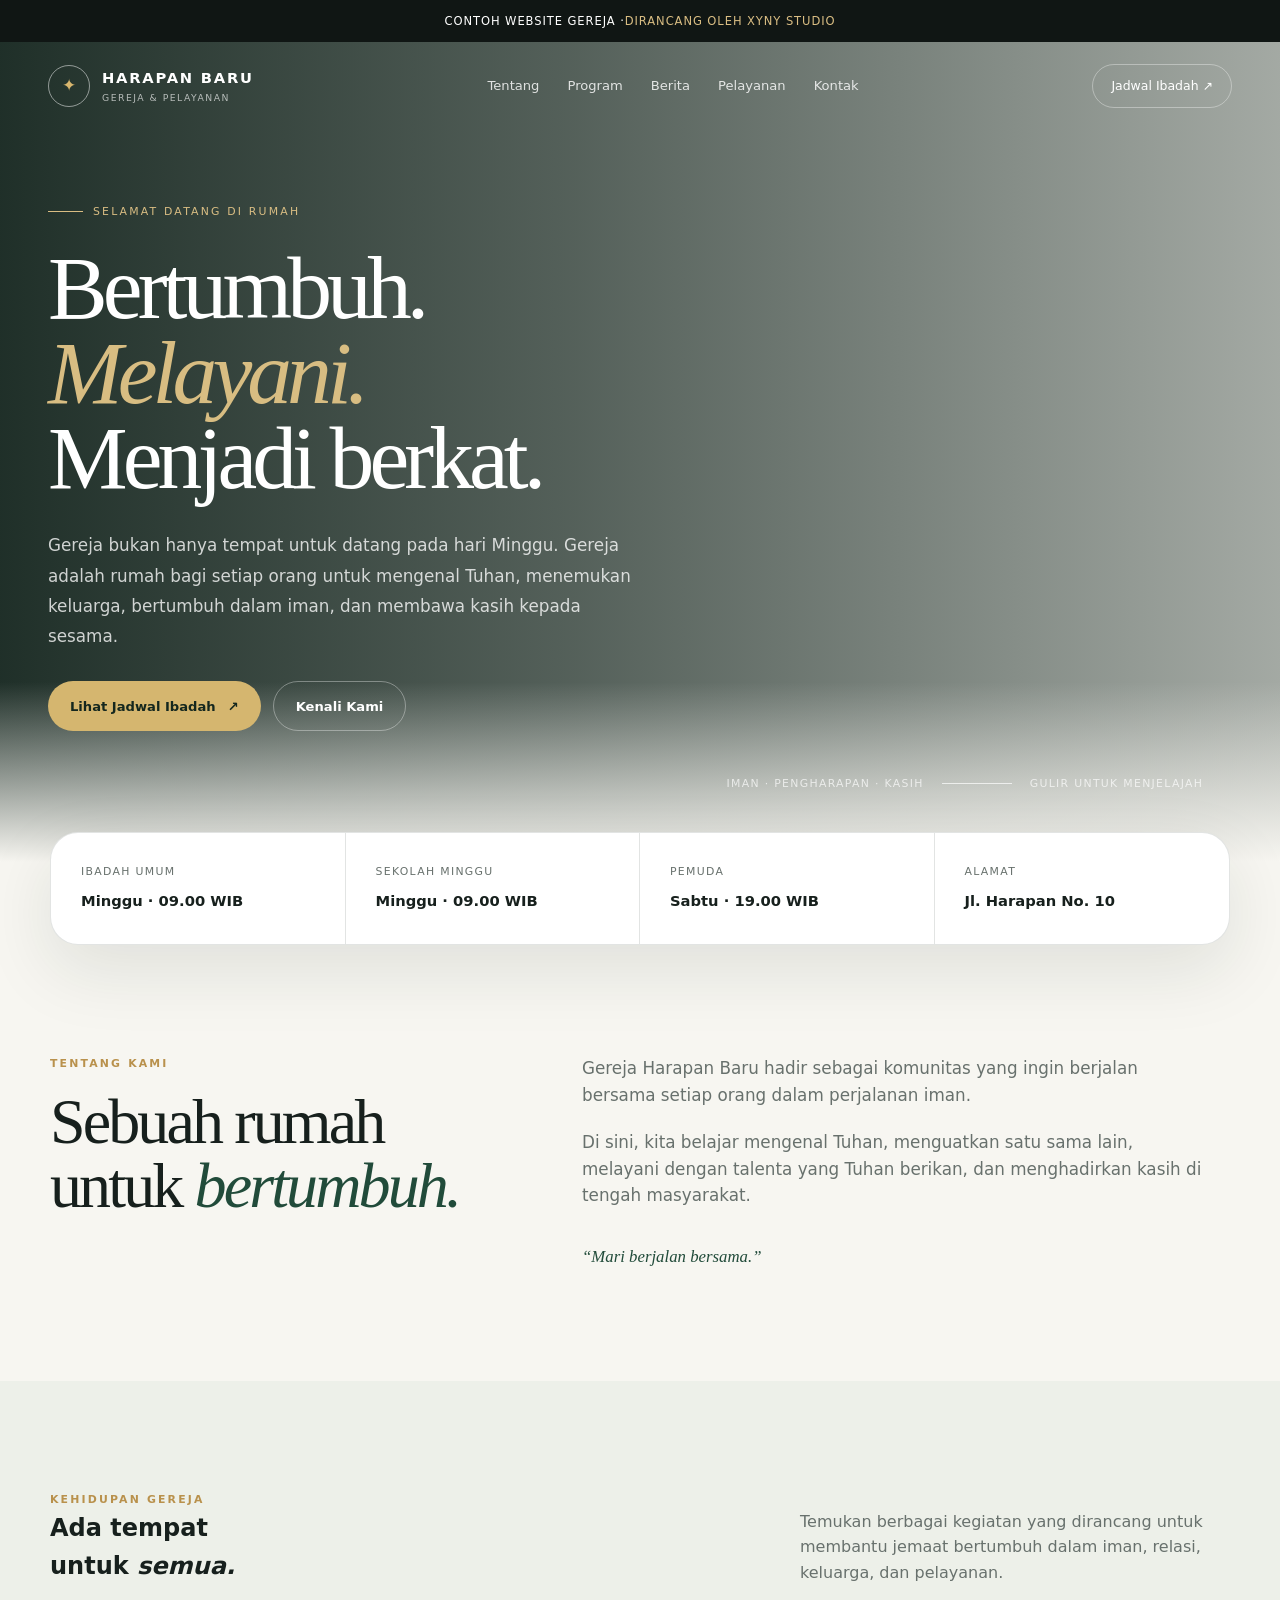
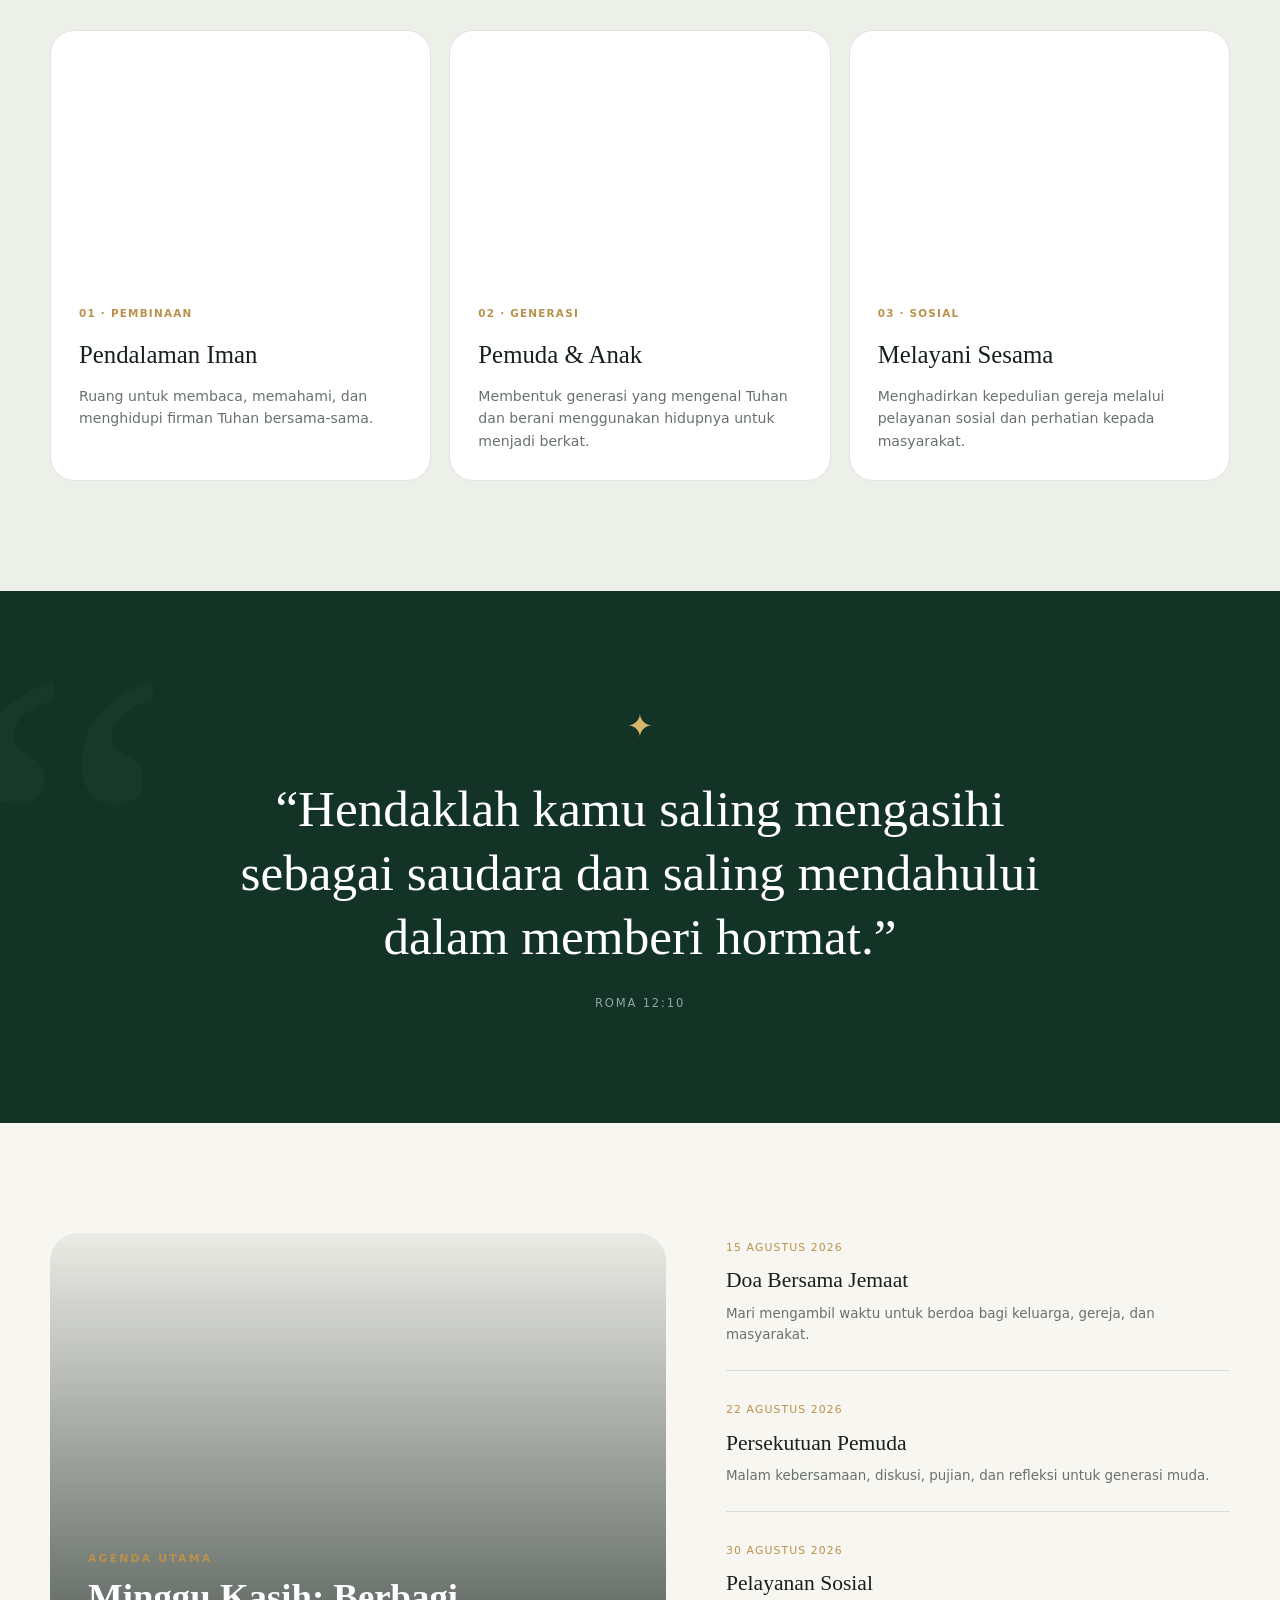
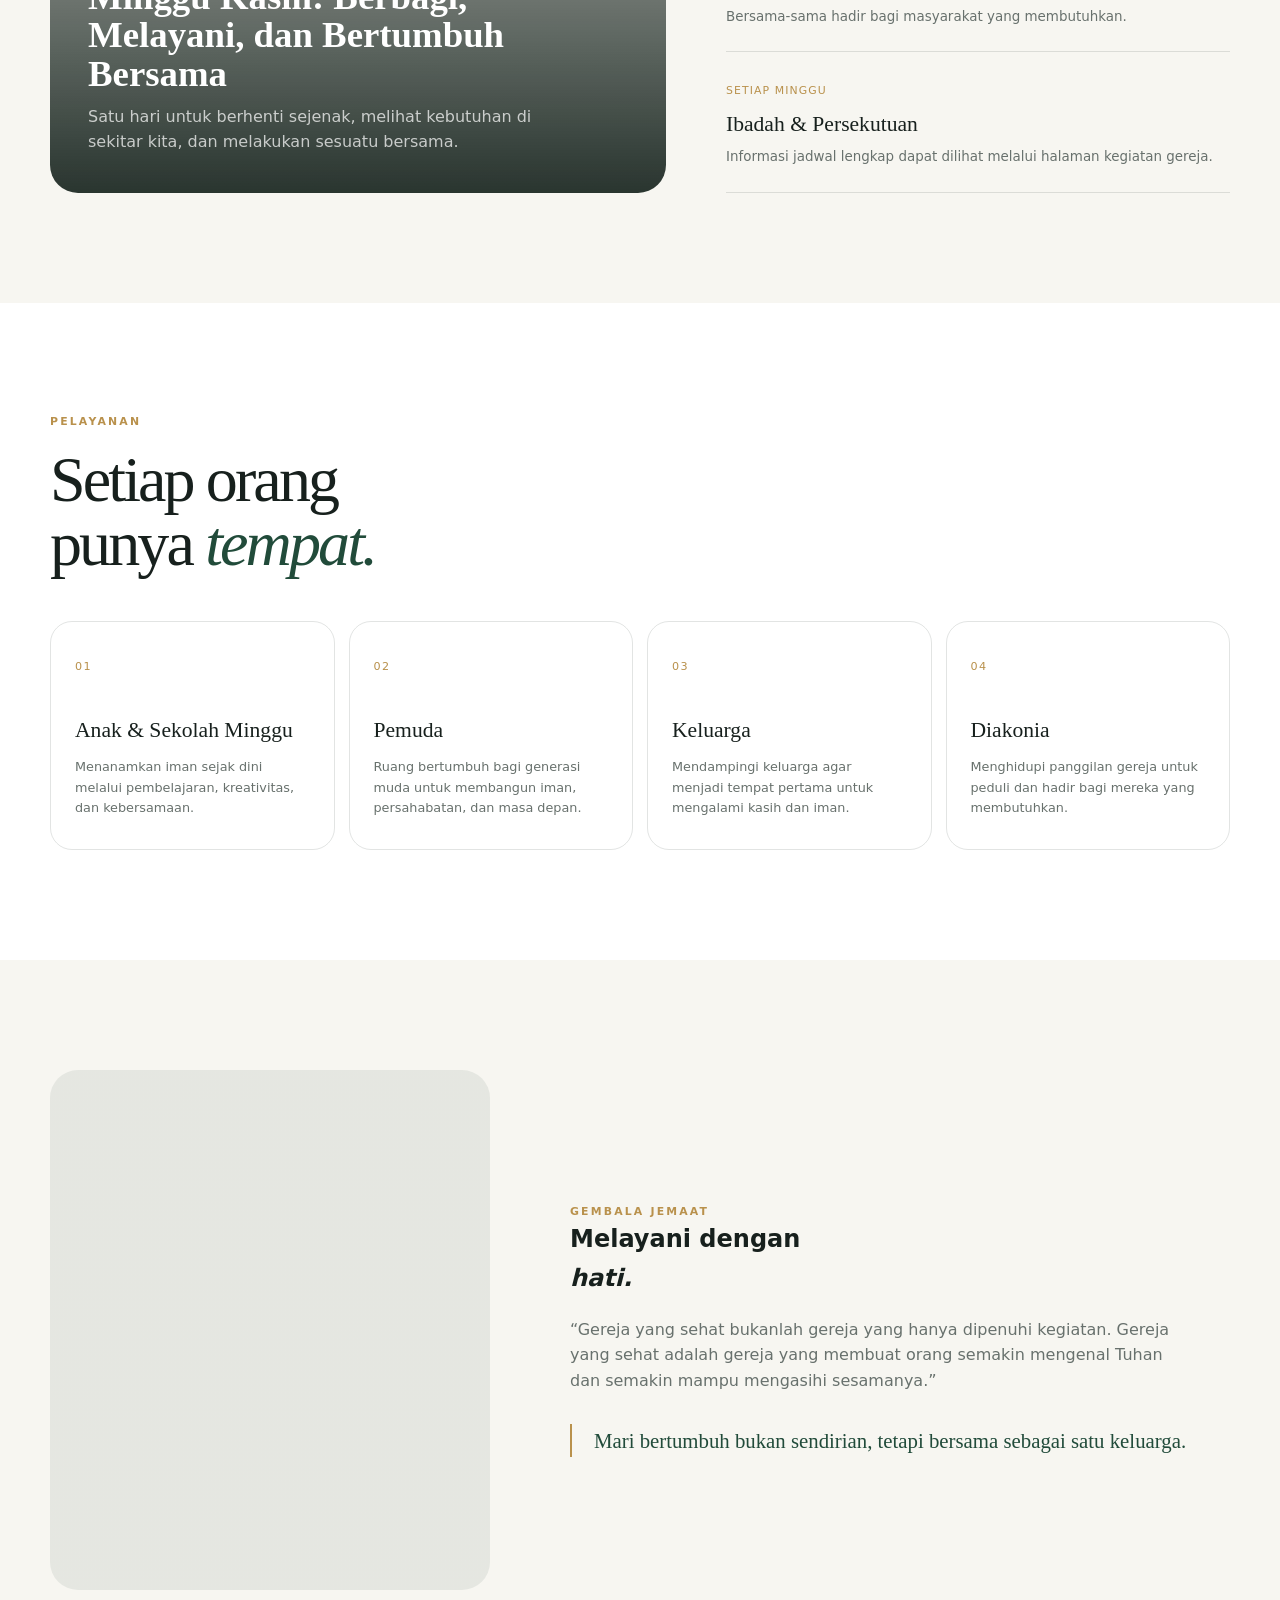
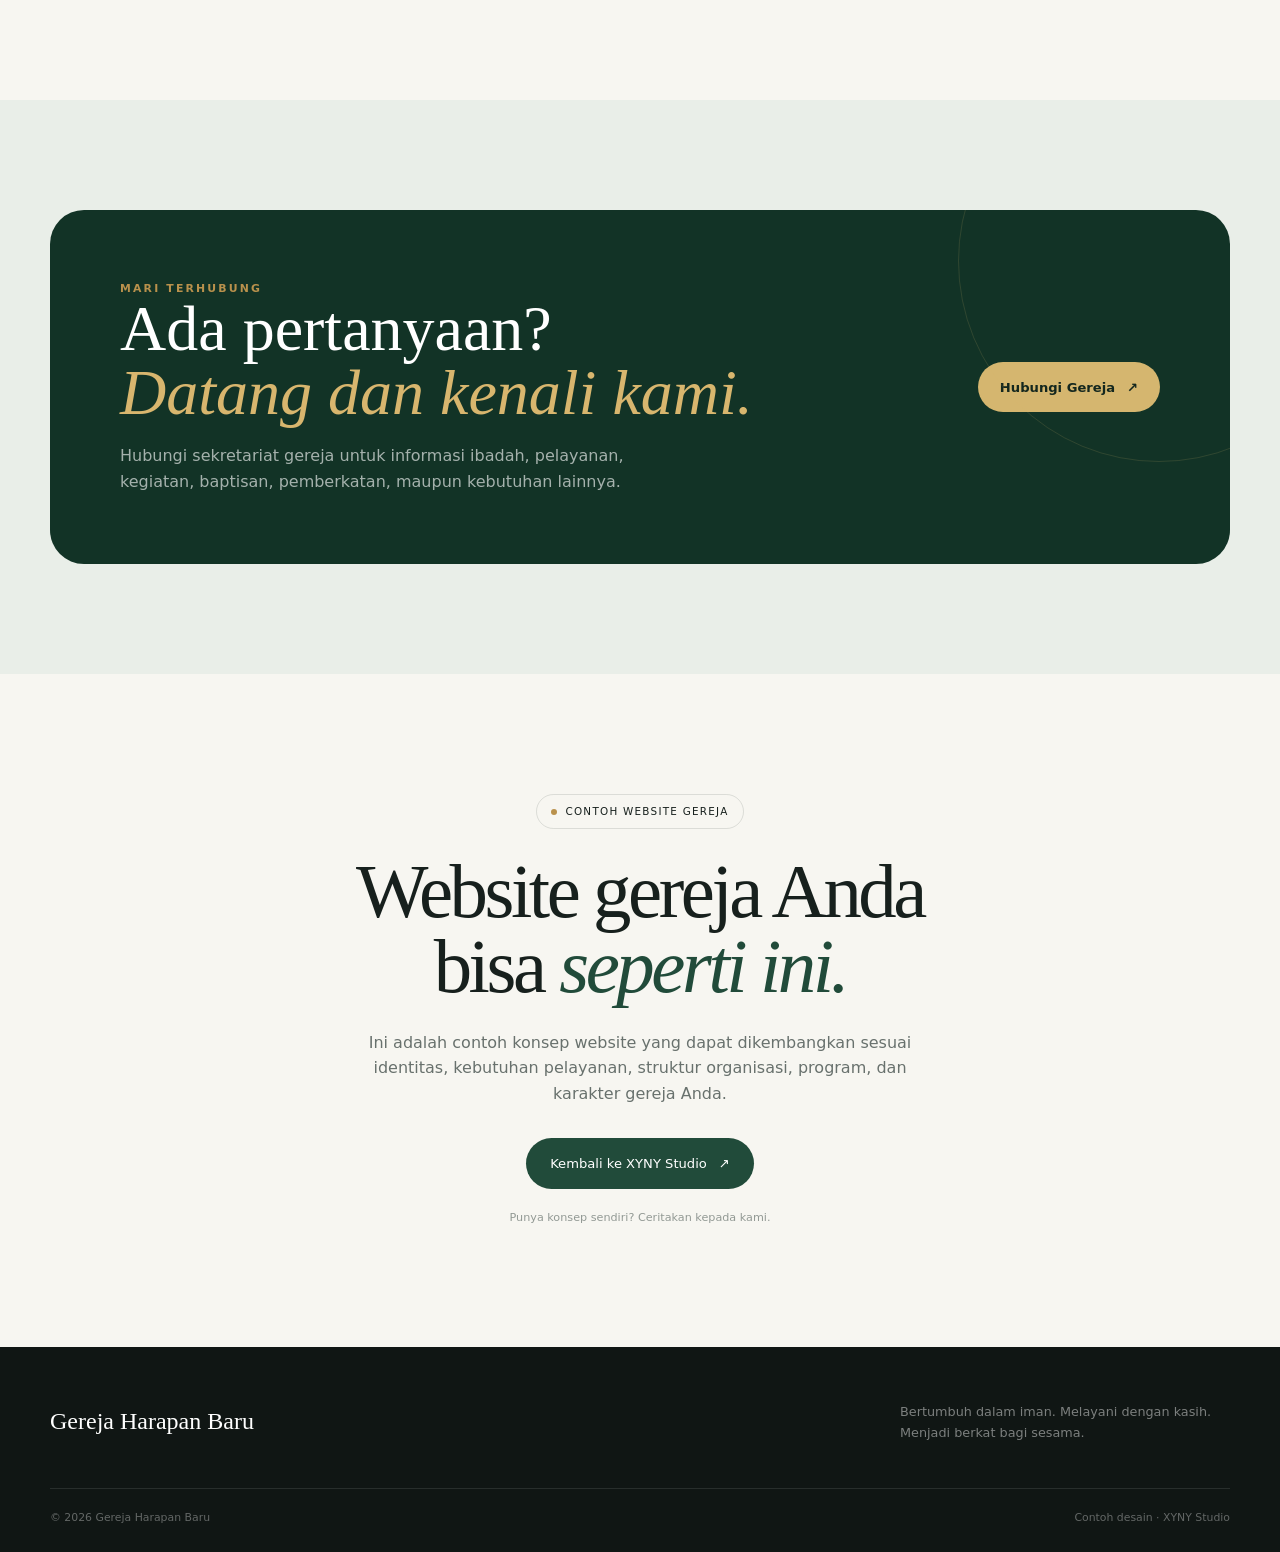
<file: demo-gereja.html>
<!DOCTYPE html>
<html lang="id">
<head>
<meta charset="UTF-8">
<meta name="viewport" content="width=device-width, initial-scale=1.0">

<meta name="description" content="Demo website gereja modern — contoh website gereja dan pelayanan yang dapat dibuat oleh XYNY Studio.">
<meta name="theme-color" content="#101614">

<title>Gereja Harapan Baru — Demo Website Gereja | XYNY Studio</title>

<style>
/* =========================================================
   RESET
========================================================= */

*{
    margin:0;
    padding:0;
    box-sizing:border-box;
}

html{
    scroll-behavior:smooth;
}

body{
    font-family:
        Inter,
        ui-sans-serif,
        system-ui,
        -apple-system,
        BlinkMacSystemFont,
        "Segoe UI",
        sans-serif;

    background:#f7f6f1;
    color:#17201d;
    line-height:1.6;
    overflow-x:hidden;
}

a{
    color:inherit;
    text-decoration:none;
}

button{
    font:inherit;
}

img{
    display:block;
    width:100%;
}

:root{
    --ink:#17201d;
    --green:#214b3a;
    --green-dark:#123326;
    --green-soft:#dfe9df;
    --gold:#b9914c;
    --cream:#f7f6f1;
    --white:#ffffff;
    --muted:#68716d;
    --line:rgba(23,32,29,.12);
    --shadow:0 25px 70px rgba(19,39,30,.10);
    --radius:28px;
}


/* =========================================================
   LOADING
========================================================= */

.loader{
    position:fixed;
    inset:0;
    z-index:9999;
    background:var(--green-dark);
    display:flex;
    align-items:center;
    justify-content:center;
    color:white;
    transition:.8s ease;
}

.loader.hide{
    opacity:0;
    visibility:hidden;
}

.loader-inner{
    text-align:center;
}

.loader-mark{
    width:62px;
    height:62px;
    border:1px solid rgba(255,255,255,.3);
    border-radius:50%;
    display:grid;
    place-items:center;
    margin:auto auto 20px;
    position:relative;
}

.loader-mark::after{
    content:"";
    width:10px;
    height:10px;
    background:var(--gold);
    border-radius:50%;
}

.loader p{
    font-size:.75rem;
    letter-spacing:.2em;
    text-transform:uppercase;
    opacity:.65;
}


/* =========================================================
   TOP DEMO BAR
========================================================= */

.demo-bar{
    background:#101614;
    color:#fff;
    min-height:42px;
    display:flex;
    align-items:center;
    justify-content:center;
    padding:9px 20px;
    font-size:.72rem;
    letter-spacing:.08em;
    text-transform:uppercase;
    position:relative;
    z-index:1000;
}

.demo-bar span{
    color:#d9bd83;
}


/* =========================================================
   NAVIGATION
========================================================= */

.nav{
    position:absolute;
    top:42px;
    left:0;
    width:100%;
    z-index:100;
    color:white;
    transition:.35s ease;
}

.nav.scrolled{
    position:fixed;
    top:0;
    background:rgba(18,51,38,.94);
    backdrop-filter:blur(18px);
    box-shadow:0 10px 40px rgba(0,0,0,.12);
}

.nav-inner{
    max-width:1240px;
    margin:auto;
    padding:22px 28px;
    display:flex;
    align-items:center;
    justify-content:space-between;
    gap:30px;
}

.logo{
    display:flex;
    align-items:center;
    gap:12px;
}

.logo-symbol{
    width:42px;
    height:42px;
    border:1px solid rgba(255,255,255,.5);
    border-radius:50%;
    display:grid;
    place-items:center;
    position:relative;
}

.logo-symbol::before{
    content:"✦";
    color:#d8b66e;
    font-size:17px;
}

.logo-text strong{
    display:block;
    font-size:.92rem;
    letter-spacing:.12em;
}

.logo-text small{
    display:block;
    font-size:.58rem;
    opacity:.65;
    letter-spacing:.16em;
    margin-top:2px;
}

.nav-links{
    display:flex;
    align-items:center;
    gap:28px;
    font-size:.82rem;
}

.nav-links a{
    opacity:.82;
    transition:.25s;
}

.nav-links a:hover{
    opacity:1;
    color:#e1c583;
}

.nav-cta{
    padding:11px 18px;
    border:1px solid rgba(255,255,255,.35);
    border-radius:100px;
    font-size:.78rem;
    transition:.25s;
}

.nav-cta:hover{
    background:#fff;
    color:var(--green-dark);
}

.menu{
    display:none;
    border:0;
    background:none;
    color:white;
    cursor:pointer;
}

.menu span{
    width:25px;
    height:1px;
    background:white;
    display:block;
    margin:5px;
}


/* =========================================================
   HERO
========================================================= */

.hero{
    min-height:820px;
    position:relative;
    background:
        linear-gradient(
            90deg,
            rgba(8,26,19,.90) 0%,
            rgba(8,26,19,.68) 45%,
            rgba(8,26,19,.35) 100%
        ),
        url("https://images.unsplash.com/photo-1438032005730-c779502df39b?auto=format&fit=crop&w=2200&q=85")
        center/cover;

    color:white;
    display:flex;
    align-items:center;
    overflow:hidden;
}

.hero::after{
    content:"";
    position:absolute;
    inset:auto 0 0;
    height:180px;
    background:linear-gradient(transparent,var(--cream));
}

.hero-content{
    width:min(1240px,100%);
    margin:auto;
    padding:150px 28px 120px;
    position:relative;
    z-index:2;
}

.hero-kicker{
    display:flex;
    align-items:center;
    gap:10px;
    text-transform:uppercase;
    letter-spacing:.2em;
    font-size:.68rem;
    color:#d9bd83;
    margin-bottom:25px;
}

.hero-kicker::before{
    content:"";
    width:35px;
    height:1px;
    background:#d9bd83;
}

.hero h1{
    max-width:800px;
    font-family:Georgia,"Times New Roman",serif;
    font-weight:400;
    font-size:clamp(3.4rem,7vw,7rem);
    line-height:.95;
    letter-spacing:-.055em;
}

.hero h1 em{
    color:#d8bd82;
    font-style:italic;
}

.hero-description{
    max-width:590px;
    margin:30px 0;
    font-size:1.05rem;
    line-height:1.8;
    color:rgba(255,255,255,.78);
}

.hero-actions{
    display:flex;
    gap:12px;
    flex-wrap:wrap;
}

.btn{
    display:inline-flex;
    align-items:center;
    justify-content:center;
    gap:12px;
    min-height:50px;
    padding:0 22px;
    border-radius:100px;
    font-size:.82rem;
    font-weight:600;
    transition:.3s;
}

.btn-primary{
    background:#d5b66f;
    color:#14271e;
}

.btn-primary:hover{
    transform:translateY(-3px);
    box-shadow:0 15px 35px rgba(213,182,111,.2);
}

.btn-outline{
    border:1px solid rgba(255,255,255,.35);
    color:white;
}

.btn-outline:hover{
    background:white;
    color:var(--green-dark);
}

.hero-bottom{
    position:absolute;
    bottom:70px;
    right:6%;
    z-index:3;
    display:flex;
    align-items:center;
    gap:18px;
    font-size:.68rem;
    letter-spacing:.12em;
    text-transform:uppercase;
    opacity:.7;
}

.scroll-line{
    width:70px;
    height:1px;
    background:white;
}


/* =========================================================
   WELCOME
========================================================= */

.section{
    width:min(1180px,calc(100% - 40px));
    margin:auto;
    padding:110px 0;
}

.intro{
    display:grid;
    grid-template-columns:.8fr 1.2fr;
    gap:100px;
    align-items:start;
}

.overline{
    font-size:.68rem;
    letter-spacing:.2em;
    text-transform:uppercase;
    color:var(--gold);
    font-weight:700;
}

.intro h2,
.section-heading h2{
    font-family:Georgia,"Times New Roman",serif;
    font-size:clamp(2.5rem,5vw,4.5rem);
    line-height:1;
    font-weight:400;
    letter-spacing:-.045em;
    margin-top:18px;
}

.intro h2 em,
.section-heading h2 em{
    color:var(--green);
    font-style:italic;
}

.intro-text{
    font-size:1.05rem;
    color:var(--muted);
    max-width:620px;
}

.intro-text p + p{
    margin-top:20px;
}

.signature{
    margin-top:35px;
    font-family:Georgia,serif;
    font-style:italic;
    color:var(--green);
}


/* =========================================================
   QUICK INFO
========================================================= */

.info-strip{
    width:min(1180px,calc(100% - 40px));
    margin:-30px auto 0;
    position:relative;
    z-index:5;
    background:white;
    border:1px solid var(--line);
    box-shadow:var(--shadow);
    border-radius:var(--radius);
    display:grid;
    grid-template-columns:repeat(4,1fr);
    overflow:hidden;
}

.info-item{
    padding:30px;
    border-right:1px solid var(--line);
}

.info-item:last-child{
    border:0;
}

.info-item small{
    display:block;
    color:var(--muted);
    font-size:.68rem;
    text-transform:uppercase;
    letter-spacing:.12em;
    margin-bottom:8px;
}

.info-item strong{
    font-size:.92rem;
}


/* =========================================================
   PROGRAM
========================================================= */

.program-section{
    background:#edf0e9;
}

.program-header{
    display:flex;
    justify-content:space-between;
    gap:40px;
    align-items:end;
    margin-bottom:45px;
}

.program-header p{
    max-width:430px;
    color:var(--muted);
}

.program-grid{
    display:grid;
    grid-template-columns:repeat(3,1fr);
    gap:18px;
}

.program-card{
    background:white;
    border-radius:24px;
    overflow:hidden;
    border:1px solid var(--line);
    transition:.35s;
}

.program-card:hover{
    transform:translateY(-8px);
    box-shadow:var(--shadow);
}

.program-image{
    height:240px;
    background-size:cover;
    background-position:center;
}

.program-card:nth-child(1) .program-image{
    background-image:url("https://images.unsplash.com/photo-1504052434569-70ad5836ab65?auto=format&fit=crop&w=1000&q=80");
}

.program-card:nth-child(2) .program-image{
    background-image:url("https://images.unsplash.com/photo-1516026672322-bc52d61a55d5?auto=format&fit=crop&w=1000&q=80");
}

.program-card:nth-child(3) .program-image{
    background-image:url("https://images.unsplash.com/photo-1472162072942-cd5147eb3902?auto=format&fit=crop&w=1000&q=80");
}

.program-content{
    padding:28px;
}

.program-content small{
    color:var(--gold);
    font-weight:700;
    letter-spacing:.12em;
    font-size:.65rem;
}

.program-content h3{
    font-family:Georgia,serif;
    font-size:1.55rem;
    font-weight:400;
    margin:10px 0;
}

.program-content p{
    color:var(--muted);
    font-size:.88rem;
}


/* =========================================================
   VERSE
========================================================= */

.verse{
    background:var(--green-dark);
    color:white;
    position:relative;
    overflow:hidden;
}

.verse::before{
    content:"“";
    position:absolute;
    font-family:Georgia,serif;
    font-size:30rem;
    line-height:.7;
    color:rgba(255,255,255,.025);
    left:-40px;
    top:80px;
}

.verse-inner{
    width:min(850px,calc(100% - 40px));
    margin:auto;
    text-align:center;
    position:relative;
    z-index:1;
}

.verse-mark{
    color:#d8b66e;
    font-size:2rem;
    margin-bottom:25px;
}

.verse blockquote{
    font-family:Georgia,serif;
    font-size:clamp(1.8rem,4vw,3.5rem);
    line-height:1.25;
}

.verse cite{
    display:block;
    margin-top:25px;
    font-style:normal;
    color:rgba(255,255,255,.55);
    font-size:.72rem;
    letter-spacing:.16em;
    text-transform:uppercase;
}


/* =========================================================
   NEWS / ANNOUNCEMENTS
========================================================= */

.news-layout{
    display:grid;
    grid-template-columns:1.1fr .9fr;
    gap:60px;
}

.news-feature{
    min-height:440px;
    border-radius:28px;
    overflow:hidden;
    position:relative;
    color:white;
    background:
        linear-gradient(0deg,rgba(5,19,13,.85),rgba(5,19,13,.05)),
        url("https://images.unsplash.com/photo-1515169067868-5387ec356754?auto=format&fit=crop&w=1400&q=85")
        center/cover;
    display:flex;
    align-items:end;
    padding:38px;
}

.news-feature h3{
    font-family:Georgia,serif;
    font-size:2.3rem;
    line-height:1.05;
    margin:10px 0;
}

.news-feature p{
    color:rgba(255,255,255,.72);
    max-width:480px;
}

.news-list{
    display:flex;
    flex-direction:column;
}

.news-item{
    padding:24px 0;
    border-bottom:1px solid var(--line);
}

.news-item:first-child{
    padding-top:0;
}

.news-item small{
    color:var(--gold);
    font-size:.68rem;
    letter-spacing:.1em;
    text-transform:uppercase;
}

.news-item h3{
    font-family:Georgia,serif;
    font-size:1.35rem;
    font-weight:400;
    margin:5px 0;
}

.news-item p{
    color:var(--muted);
    font-size:.84rem;
}


/* =========================================================
   MINISTRY
========================================================= */

.ministry{
    background:#fff;
}

.ministry-grid{
    display:grid;
    grid-template-columns:repeat(4,1fr);
    gap:14px;
    margin-top:45px;
}

.ministry-card{
    border:1px solid var(--line);
    padding:30px 24px;
    border-radius:22px;
    transition:.3s;
}

.ministry-card:hover{
    background:var(--green);
    color:white;
    transform:translateY(-5px);
}

.ministry-number{
    color:var(--gold);
    font-size:.7rem;
    letter-spacing:.12em;
}

.ministry-card h3{
    margin:35px 0 10px;
    font-family:Georgia,serif;
    font-size:1.35rem;
    font-weight:400;
}

.ministry-card p{
    font-size:.8rem;
    color:var(--muted);
}

.ministry-card:hover p{
    color:rgba(255,255,255,.65);
}


/* =========================================================
   PASTOR
========================================================= */

.pastor{
    display:grid;
    grid-template-columns:.8fr 1.2fr;
    gap:80px;
    align-items:center;
}

.pastor-photo{
    height:520px;
    border-radius:28px;
    background:
        linear-gradient(rgba(18,51,38,.08),rgba(18,51,38,.08)),
        url("https://images.unsplash.com/photo-1544005313-94ddf0286df2?auto=format&fit=crop&w=1000&q=85")
        center/cover;
}

.pastor-copy p{
    color:var(--muted);
    margin-top:20px;
    max-width:600px;
}

.pastor-quote{
    margin-top:30px;
    padding-left:22px;
    border-left:2px solid var(--gold);
    font-family:Georgia,serif;
    font-size:1.3rem;
    color:var(--green);
}


/* =========================================================
   CONTACT
========================================================= */

.contact{
    background:#e9eee8;
}

.contact-box{
    background:var(--green-dark);
    color:white;
    border-radius:34px;
    padding:70px;
    display:grid;
    grid-template-columns:1fr auto;
    gap:40px;
    align-items:center;
    position:relative;
    overflow:hidden;
}

.contact-box::after{
    content:"";
    position:absolute;
    width:400px;
    height:400px;
    border-radius:50%;
    border:1px solid rgba(216,182,110,.15);
    right:-130px;
    top:-150px;
}

.contact-box h2{
    font-family:Georgia,serif;
    font-weight:400;
    font-size:clamp(2.3rem,5vw,4.2rem);
    line-height:1;
    position:relative;
    z-index:1;
}

.contact-box h2 em{
    color:#d8b66e;
}

.contact-box p{
    max-width:560px;
    color:rgba(255,255,255,.62);
    margin-top:18px;
    position:relative;
    z-index:1;
}


/* =========================================================
   XYNY CTA
========================================================= */

.xyny{
    padding:120px 20px;
    text-align:center;
    background:#f7f6f1;
}

.xyny-inner{
    max-width:760px;
    margin:auto;
}

.xyny-badge{
    display:inline-flex;
    align-items:center;
    gap:8px;
    border:1px solid var(--line);
    border-radius:100px;
    padding:8px 14px;
    font-size:.65rem;
    letter-spacing:.12em;
    text-transform:uppercase;
    margin-bottom:25px;
}

.xyny-badge i{
    width:6px;
    height:6px;
    border-radius:50%;
    background:var(--gold);
}

.xyny h2{
    font-family:Georgia,serif;
    font-weight:400;
    font-size:clamp(2.5rem,6vw,5rem);
    line-height:.98;
    letter-spacing:-.045em;
}

.xyny h2 em{
    color:var(--green);
}

.xyny p{
    color:var(--muted);
    max-width:580px;
    margin:25px auto 32px;
}

.xyny-button{
    display:inline-flex;
    align-items:center;
    gap:12px;
    background:var(--green);
    color:white;
    padding:15px 24px;
    border-radius:100px;
    font-size:.82rem;
    transition:.3s;
}

.xyny-button:hover{
    background:#102d20;
    transform:translateY(-3px);
    box-shadow:0 15px 35px rgba(18,51,38,.2);
}

.xyny-note{
    display:block;
    margin-top:20px;
    color:#929994;
    font-size:.7rem;
}


/* =========================================================
   FOOTER
========================================================= */

footer{
    background:#101614;
    color:white;
    padding:55px 28px 25px;
}

.footer-inner{
    width:min(1180px,100%);
    margin:auto;
}

.footer-top{
    display:flex;
    justify-content:space-between;
    gap:40px;
    padding-bottom:45px;
}

.footer-brand{
    font-family:Georgia,serif;
    font-size:1.5rem;
}

.footer-top p{
    max-width:330px;
    color:rgba(255,255,255,.45);
    font-size:.8rem;
}

.footer-bottom{
    border-top:1px solid rgba(255,255,255,.1);
    padding-top:20px;
    display:flex;
    justify-content:space-between;
    color:rgba(255,255,255,.35);
    font-size:.68rem;
}


/* =========================================================
   REVEAL ANIMATION
========================================================= */

.reveal{
    opacity:0;
    transform:translateY(30px);
    transition:
        opacity .8s ease,
        transform .8s cubic-bezier(.2,.8,.2,1);
}

.reveal.visible{
    opacity:1;
    transform:none;
}


/* =========================================================
   RESPONSIVE
========================================================= */

@media(max-width:900px){

    .nav-links,
    .nav-cta{
        display:none;
    }

    .menu{
        display:block;
    }

    .nav.open{
        background:rgba(18,51,38,.98);
    }

    .nav.open .nav-links{
        display:flex;
        position:absolute;
        left:0;
        right:0;
        top:84px;
        background:#123326;
        padding:25px;
        flex-direction:column;
        align-items:flex-start;
        gap:20px;
    }

    .hero{
        min-height:760px;
    }

    .intro,
    .pastor,
    .news-layout{
        grid-template-columns:1fr;
        gap:45px;
    }

    .info-strip{
        grid-template-columns:repeat(2,1fr);
    }

    .info-item:nth-child(2){
        border-right:0;
    }

    .info-item:nth-child(-n+2){
        border-bottom:1px solid var(--line);
    }

    .program-grid{
        grid-template-columns:1fr;
    }

    .ministry-grid{
        grid-template-columns:repeat(2,1fr);
    }

    .contact-box{
        grid-template-columns:1fr;
        padding:45px 30px;
    }
}

@media(max-width:600px){

    .demo-bar{
        font-size:.6rem;
    }

    .nav-inner{
        padding:16px 20px;
    }

    .hero-content{
        padding:130px 20px 100px;
    }

    .hero h1{
        font-size:clamp(3rem,15vw,5rem);
    }

    .hero-description{
        font-size:.94rem;
    }

    .hero-bottom{
        display:none;
    }

    .section{
        width:min(100% - 30px,1180px);
        padding:80px 0;
    }

    .info-strip{
        width:calc(100% - 30px);
        grid-template-columns:1fr;
        margin-top:-20px;
    }

    .info-item{
        border-right:0!important;
        border-bottom:1px solid var(--line);
    }

    .info-item:last-child{
        border-bottom:0;
    }

    .program-header{
        display:block;
    }

    .program-header p{
        margin-top:20px;
    }

    .program-image{
        height:220px;
    }

    .ministry-grid{
        grid-template-columns:1fr;
    }

    .pastor-photo{
        height:420px;
    }

    .news-feature{
        min-height:380px;
    }

    .contact-box{
        border-radius:24px;
    }

    .footer-top,
    .footer-bottom{
        flex-direction:column;
    }

    .footer-top{
        gap:20px;
    }
}

@media(prefers-reduced-motion:reduce){

    html{
        scroll-behavior:auto;
    }

    *,
    *::before,
    *::after{
        animation:none!important;
        transition:none!important;
    }

    .reveal{
        opacity:1;
        transform:none;
    }
}
</style>
</head>


<body>

<!-- =======================================================
     LOADER
======================================================= -->

<div class="loader" id="loader">
    <div class="loader-inner">
        <div class="loader-mark"></div>
        <p>Menyiapkan halaman</p>
    </div>
</div>


<!-- =======================================================
     DEMO BAR
======================================================= -->

<div class="demo-bar">
    Contoh website gereja · <span>Dirancang oleh XYNY Studio</span>
</div>


<!-- =======================================================
     NAVIGATION
======================================================= -->

<header class="nav" id="nav">

    <div class="nav-inner">

        <a href="#beranda" class="logo">

            <div class="logo-symbol"></div>

            <div class="logo-text">
                <strong>HARAPAN BARU</strong>
                <small>GEREJA & PELAYANAN</small>
            </div>

        </a>


        <nav class="nav-links">

            <a href="#tentang">Tentang</a>
            <a href="#program">Program</a>
            <a href="#berita">Berita</a>
            <a href="#pelayanan">Pelayanan</a>
            <a href="#kontak">Kontak</a>

        </nav>


        <a href="#jadwal" class="nav-cta">
            Jadwal Ibadah ↗
        </a>


        <button class="menu" id="menu" aria-label="Buka menu">
            <span></span>
            <span></span>
            <span></span>
        </button>

    </div>

</header>


<main>


<!-- =======================================================
     HERO
======================================================= -->

<section class="hero" id="beranda">

    <div class="hero-content reveal">

        <div class="hero-kicker">
            Selamat datang di rumah
        </div>

        <h1>
            Bertumbuh.
            <br>
            <em>Melayani.</em>
            <br>
            Menjadi berkat.
        </h1>

        <p class="hero-description">
            Gereja bukan hanya tempat untuk datang pada hari Minggu.
            Gereja adalah rumah bagi setiap orang untuk mengenal Tuhan,
            menemukan keluarga, bertumbuh dalam iman, dan membawa kasih
            kepada sesama.
        </p>

        <div class="hero-actions">

            <a href="#jadwal" class="btn btn-primary">
                Lihat Jadwal Ibadah
                <span>↗</span>
            </a>

            <a href="#tentang" class="btn btn-outline">
                Kenali Kami
            </a>

        </div>

    </div>


    <div class="hero-bottom">

        <span>Iman · Pengharapan · Kasih</span>

        <div class="scroll-line"></div>

        <span>Gulir untuk menjelajah</span>

    </div>

</section>


<!-- =======================================================
     INFO STRIP
======================================================= -->

<div class="info-strip" id="jadwal">

    <div class="info-item">
        <small>Ibadah Umum</small>
        <strong>Minggu · 09.00 WIB</strong>
    </div>

    <div class="info-item">
        <small>Sekolah Minggu</small>
        <strong>Minggu · 09.00 WIB</strong>
    </div>

    <div class="info-item">
        <small>Pemuda</small>
        <strong>Sabtu · 19.00 WIB</strong>
    </div>

    <div class="info-item">
        <small>Alamat</small>
        <strong>Jl. Harapan No. 10</strong>
    </div>

</div>


<!-- =======================================================
     TENTANG
======================================================= -->

<section class="section" id="tentang">

    <div class="intro reveal">

        <div>

            <div class="overline">
                Tentang Kami
            </div>

            <h2>
                Sebuah rumah
                <br>
                untuk <em>bertumbuh.</em>
            </h2>

        </div>


        <div class="intro-text">

            <p>
                Gereja Harapan Baru hadir sebagai komunitas yang ingin
                berjalan bersama setiap orang dalam perjalanan iman.
            </p>

            <p>
                Di sini, kita belajar mengenal Tuhan, menguatkan satu sama
                lain, melayani dengan talenta yang Tuhan berikan, dan
                menghadirkan kasih di tengah masyarakat.
            </p>

            <div class="signature">
                “Mari berjalan bersama.”
            </div>

        </div>

    </div>

</section>


<!-- =======================================================
     PROGRAM
======================================================= -->

<section class="program-section">

    <div class="section" id="program">

        <div class="program-header reveal">

            <div>

                <div class="overline">
                    Kehidupan Gereja
                </div>

                <h2>
                    Ada tempat
                    <br>
                    untuk <em>semua.</em>
                </h2>

            </div>

            <p>
                Temukan berbagai kegiatan yang dirancang untuk membantu
                jemaat bertumbuh dalam iman, relasi, keluarga, dan pelayanan.
            </p>

        </div>


        <div class="program-grid">

            <article class="program-card reveal">

                <div class="program-image"></div>

                <div class="program-content">

                    <small>01 · PEMBINAAN</small>

                    <h3>
                        Pendalaman Iman
                    </h3>

                    <p>
                        Ruang untuk membaca, memahami, dan menghidupi
                        firman Tuhan bersama-sama.
                    </p>

                </div>

            </article>


            <article class="program-card reveal">

                <div class="program-image"></div>

                <div class="program-content">

                    <small>02 · GENERASI</small>

                    <h3>
                        Pemuda & Anak
                    </h3>

                    <p>
                        Membentuk generasi yang mengenal Tuhan dan berani
                        menggunakan hidupnya untuk menjadi berkat.
                    </p>

                </div>

            </article>


            <article class="program-card reveal">

                <div class="program-image"></div>

                <div class="program-content">

                    <small>03 · SOSIAL</small>

                    <h3>
                        Melayani Sesama
                    </h3>

                    <p>
                        Menghadirkan kepedulian gereja melalui pelayanan
                        sosial dan perhatian kepada masyarakat.
                    </p>

                </div>

            </article>

        </div>

    </div>

</section>


<!-- =======================================================
     VERSE
======================================================= -->

<section class="verse">

    <div class="section">

        <div class="verse-inner reveal">

            <div class="verse-mark">
                ✦
            </div>

            <blockquote>
                “Hendaklah kamu saling mengasihi
                sebagai saudara dan saling mendahului
                dalam memberi hormat.”
            </blockquote>

            <cite>
                Roma 12:10
            </cite>

        </div>

    </div>

</section>


<!-- =======================================================
     BERITA
======================================================= -->

<section class="section" id="berita">

    <div class="news-layout">

        <article class="news-feature reveal">

            <div>

                <div class="overline">
                    Agenda Utama
                </div>

                <h3>
                    Minggu Kasih:
                    Berbagi, Melayani,
                    dan Bertumbuh Bersama
                </h3>

                <p>
                    Satu hari untuk berhenti sejenak,
                    melihat kebutuhan di sekitar kita,
                    dan melakukan sesuatu bersama.
                </p>

            </div>

        </article>


        <div class="news-list">

            <article class="news-item reveal">

                <small>15 Agustus 2026</small>

                <h3>
                    Doa Bersama Jemaat
                </h3>

                <p>
                    Mari mengambil waktu untuk berdoa
                    bagi keluarga, gereja, dan masyarakat.
                </p>

            </article>


            <article class="news-item reveal">

                <small>22 Agustus 2026</small>

                <h3>
                    Persekutuan Pemuda
                </h3>

                <p>
                    Malam kebersamaan, diskusi, pujian,
                    dan refleksi untuk generasi muda.
                </p>

            </article>


            <article class="news-item reveal">

                <small>30 Agustus 2026</small>

                <h3>
                    Pelayanan Sosial
                </h3>

                <p>
                    Bersama-sama hadir bagi masyarakat
                    yang membutuhkan.
                </p>

            </article>


            <article class="news-item reveal">

                <small>Setiap Minggu</small>

                <h3>
                    Ibadah & Persekutuan
                </h3>

                <p>
                    Informasi jadwal lengkap dapat dilihat
                    melalui halaman kegiatan gereja.
                </p>

            </article>

        </div>

    </div>

</section>


<!-- =======================================================
     PELAYANAN
======================================================= -->

<section class="ministry">

    <div class="section" id="pelayanan">

        <div class="section-heading reveal">

            <div class="overline">
                Pelayanan
            </div>

            <h2>
                Setiap orang
                <br>
                punya <em>tempat.</em>
            </h2>

        </div>


        <div class="ministry-grid">

            <article class="ministry-card reveal">

                <span class="ministry-number">01</span>

                <h3>
                    Anak & Sekolah Minggu
                </h3>

                <p>
                    Menanamkan iman sejak dini melalui pembelajaran,
                    kreativitas, dan kebersamaan.
                </p>

            </article>


            <article class="ministry-card reveal">

                <span class="ministry-number">02</span>

                <h3>
                    Pemuda
                </h3>

                <p>
                    Ruang bertumbuh bagi generasi muda untuk membangun
                    iman, persahabatan, dan masa depan.
                </p>

            </article>


            <article class="ministry-card reveal">

                <span class="ministry-number">03</span>

                <h3>
                    Keluarga
                </h3>

                <p>
                    Mendampingi keluarga agar menjadi tempat pertama
                    untuk mengalami kasih dan iman.
                </p>

            </article>


            <article class="ministry-card reveal">

                <span class="ministry-number">04</span>

                <h3>
                    Diakonia
                </h3>

                <p>
                    Menghidupi panggilan gereja untuk peduli dan hadir
                    bagi mereka yang membutuhkan.
                </p>

            </article>

        </div>

    </div>

</section>


<!-- =======================================================
     PASTOR / PIMPINAN
======================================================= -->

<section class="section">

    <div class="pastor">

        <div class="pastor-photo reveal"></div>


        <div class="pastor-copy reveal">

            <div class="overline">
                Gembala Jemaat
            </div>

            <h2>
                Melayani dengan
                <br>
                <em>hati.</em>
            </h2>

            <p>
                “Gereja yang sehat bukanlah gereja yang hanya dipenuhi
                kegiatan. Gereja yang sehat adalah gereja yang membuat
                orang semakin mengenal Tuhan dan semakin mampu mengasihi
                sesamanya.”
            </p>

            <div class="pastor-quote">
                Mari bertumbuh bukan sendirian,
                tetapi bersama sebagai satu keluarga.
            </div>

        </div>

    </div>

</section>


<!-- =======================================================
     CONTACT
======================================================= -->

<section class="contact" id="kontak">

    <div class="section">

        <div class="contact-box reveal">

            <div>

                <div class="overline">
                    Mari Terhubung
                </div>

                <h2>
                    Ada pertanyaan?
                    <br>
                    <em>Datang dan kenali kami.</em>
                </h2>

                <p>
                    Hubungi sekretariat gereja untuk informasi ibadah,
                    pelayanan, kegiatan, baptisan, pemberkatan,
                    maupun kebutuhan lainnya.
                </p>

            </div>


            <a href="https://wa.me/6280000000000"
               target="_blank"
               rel="noopener"
               class="btn btn-primary">

                Hubungi Gereja
                <span>↗</span>

            </a>

        </div>

    </div>

</section>


<!-- =======================================================
     XYNY STUDIO CTA
======================================================= -->

<section class="xyny">

    <div class="xyny-inner reveal">

        <div class="xyny-badge">
            <i></i>
            Contoh website gereja
        </div>

        <h2>
            Website gereja Anda
            <br>
            bisa <em>seperti ini.</em>
        </h2>

        <p>
            Ini adalah contoh konsep website yang dapat dikembangkan
            sesuai identitas, kebutuhan pelayanan, struktur organisasi,
            program, dan karakter gereja Anda.
        </p>

        <a href="https://xynystudio.github.io/xyny-studio/"
           class="xyny-button">

            Kembali ke XYNY Studio

            <span>↗</span>

        </a>

        <small class="xyny-note">
            Punya konsep sendiri? Ceritakan kepada kami.
        </small>

    </div>

</section>

</main>


<!-- =======================================================
     FOOTER
======================================================= -->

<footer>

    <div class="footer-inner">

        <div class="footer-top">

            <div class="footer-brand">
                Gereja Harapan Baru
            </div>

            <p>
                Bertumbuh dalam iman.
                Melayani dengan kasih.
                Menjadi berkat bagi sesama.
            </p>

        </div>


        <div class="footer-bottom">

            <span>
                © 2026 Gereja Harapan Baru
            </span>

            <span>
                Contoh desain · XYNY Studio
            </span>

        </div>

    </div>

</footer>


<script>

/* =========================================================
   LOADER
========================================================= */

window.addEventListener("load", () => {

    setTimeout(() => {

        document
            .getElementById("loader")
            .classList.add("hide");

    }, 500);

});


/* =========================================================
   NAVIGATION SCROLL
========================================================= */

const nav = document.getElementById("nav");

window.addEventListener("scroll", () => {

    if(window.scrollY > 80){
        nav.classList.add("scrolled");
    }else{
        nav.classList.remove("scrolled");
    }

});


/* =========================================================
   MOBILE MENU
========================================================= */

const menu = document.getElementById("menu");

menu.addEventListener("click", () => {

    nav.classList.toggle("open");

});


document.querySelectorAll(".nav-links a").forEach(link => {

    link.addEventListener("click", () => {

        nav.classList.remove("open");

    });

});


/* =========================================================
   REVEAL ON SCROLL
========================================================= */

const observer = new IntersectionObserver(
    entries => {

        entries.forEach(entry => {

            if(entry.isIntersecting){

                entry.target.classList.add("visible");

                observer.unobserve(entry.target);

            }

        });

    },
    {
        threshold:.12
    }
);


document.querySelectorAll(".reveal").forEach(element => {

    observer.observe(element);

});


/* =========================================================
   SMOOTH ANCHOR
========================================================= */

document.querySelectorAll('a[href^="#"]').forEach(anchor => {

    anchor.addEventListener("click", function(e){

        const target = document.querySelector(this.getAttribute("href"));

        if(target){

            e.preventDefault();

            target.scrollIntoView({
                behavior:"smooth",
                block:"start"
            });

        }

    });

});

</script>

</body>
</html>
</file>
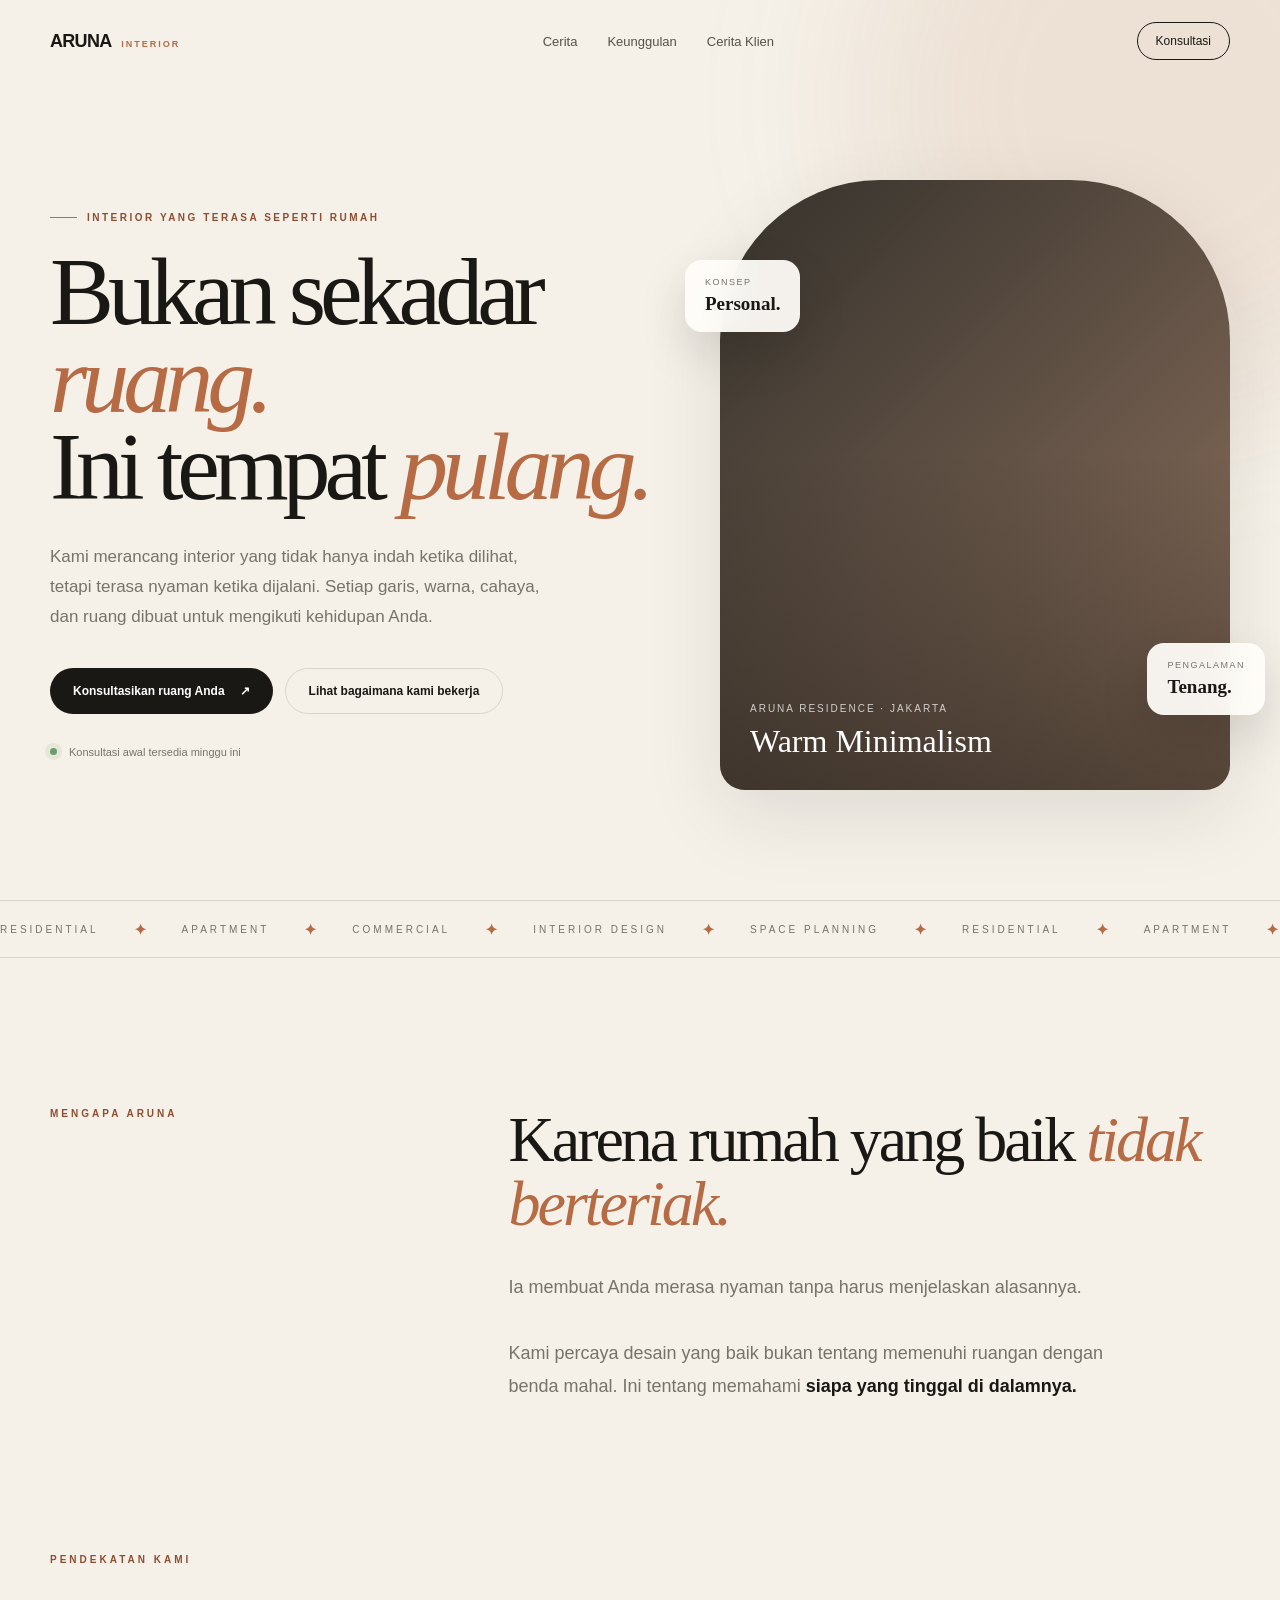
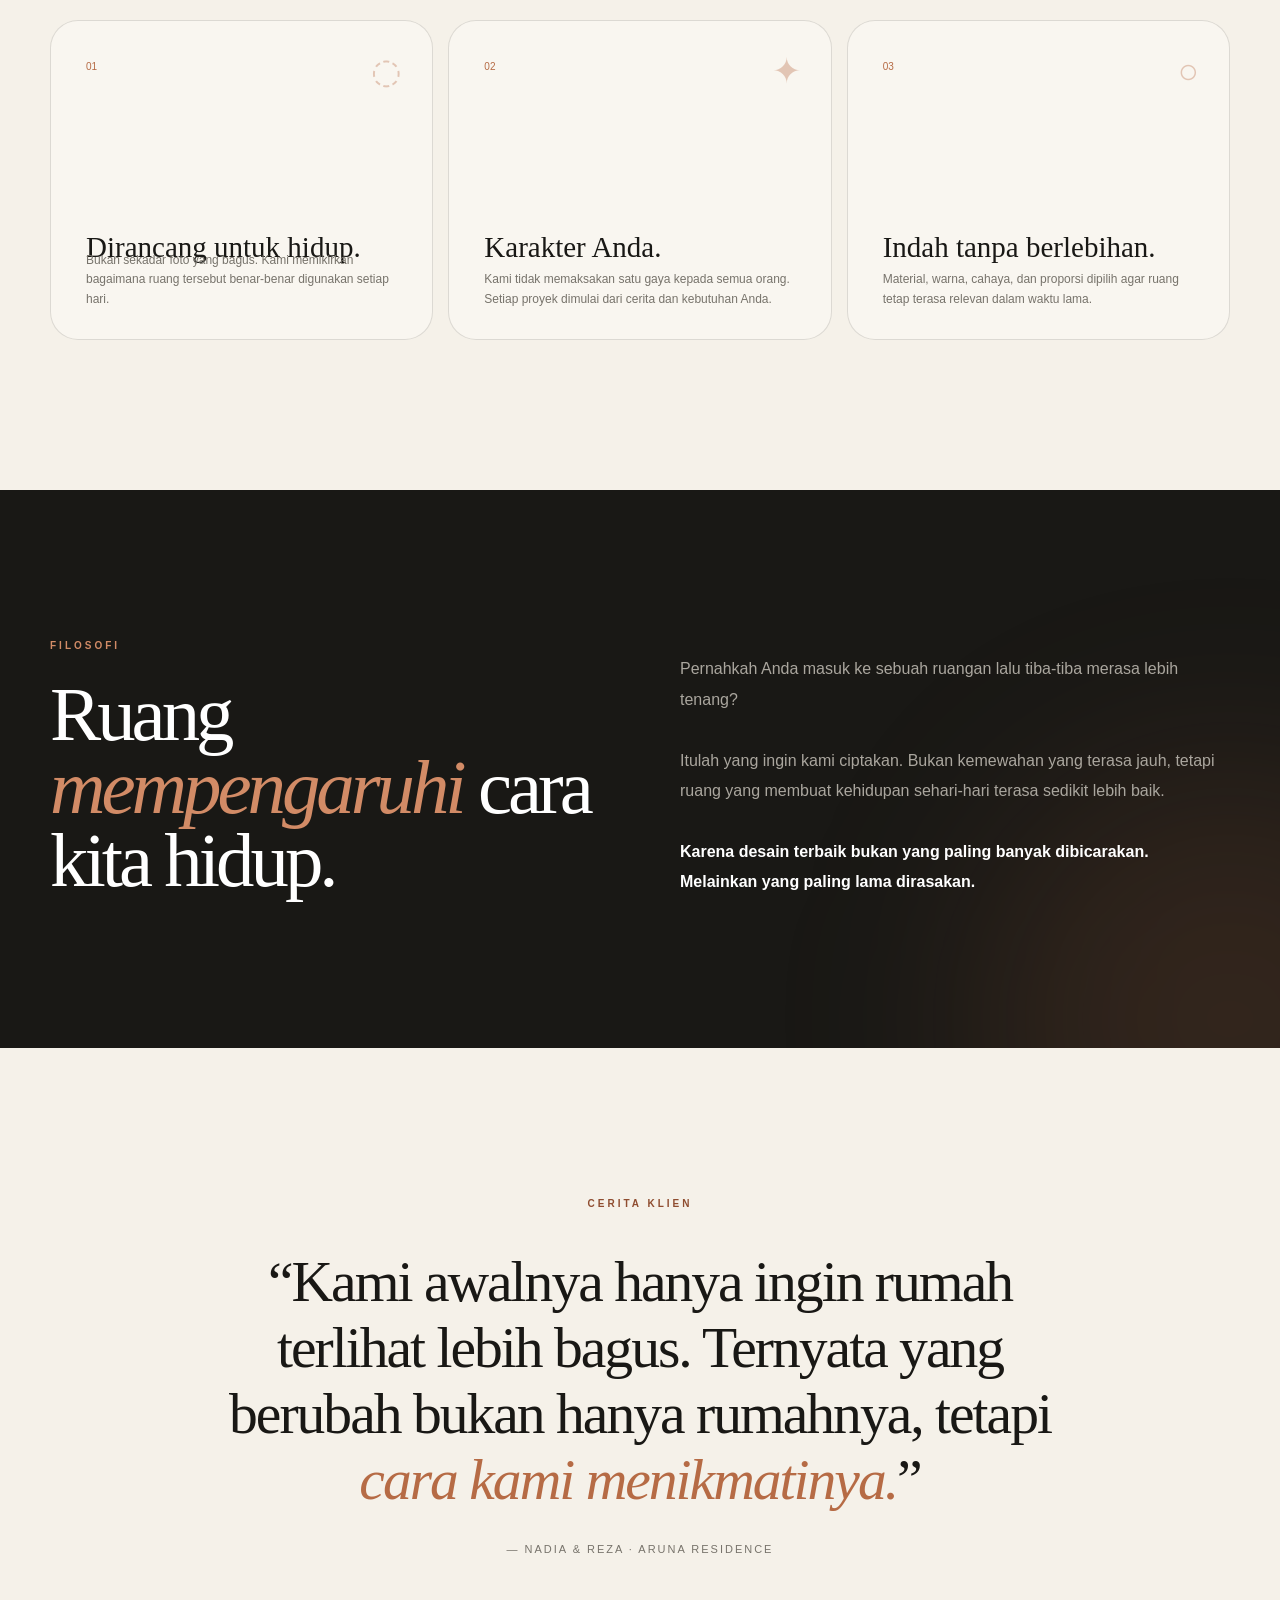
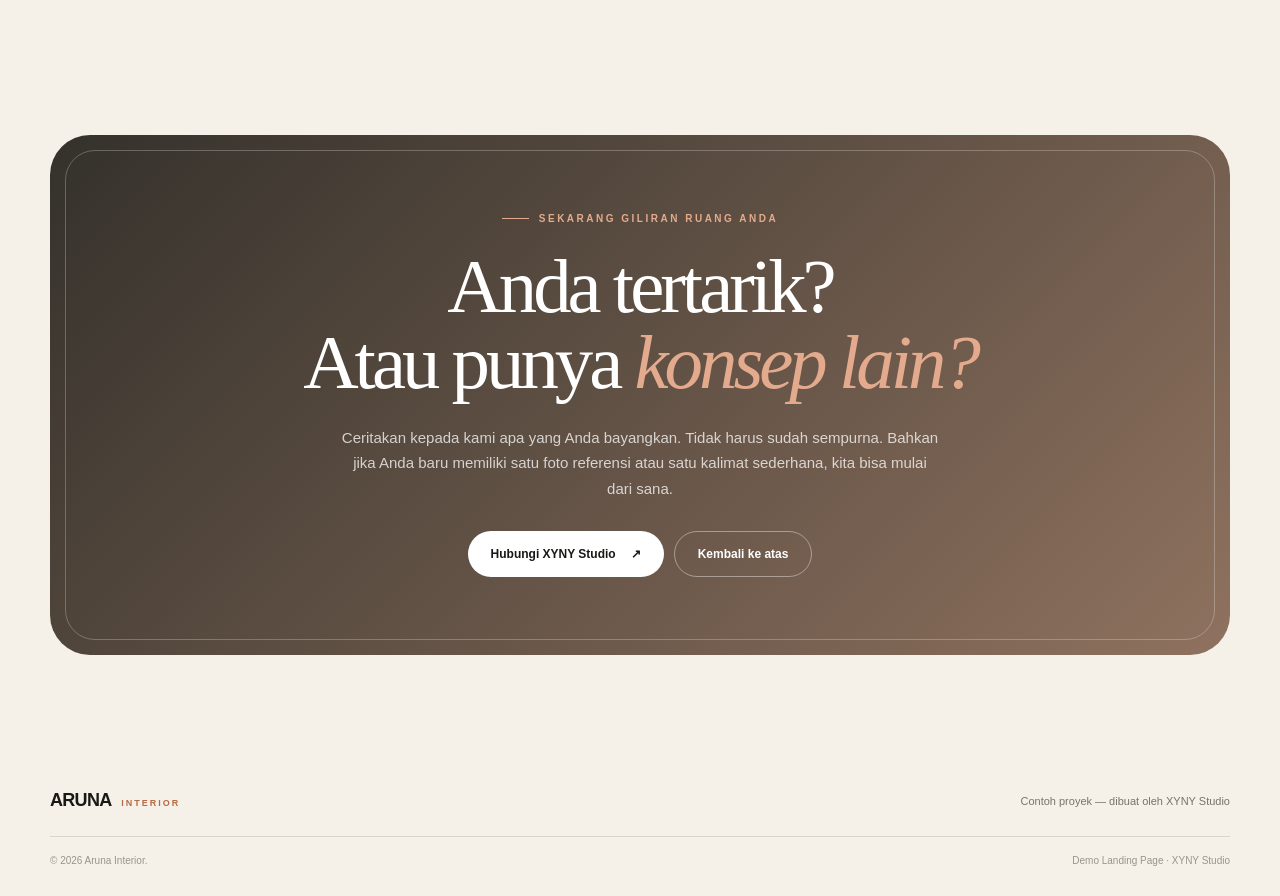
<file: demo-landing-page.html>
<!DOCTYPE html>
<html lang="id">
<head>
<meta charset="UTF-8">
<meta name="viewport" content="width=device-width, initial-scale=1.0">

<title>ARUNA — Ruang Hidup yang Dirancang untukmu</title>

<meta name="description" content="Contoh landing page premium untuk bisnis, produk, jasa, dan personal brand. Dibuat sebagai demo oleh XYNY Studio.">

<meta name="theme-color" content="#f5f1e9">

<style>
/* =========================================================
   ARUNA — DEMO LANDING PAGE
   Dibuat sebagai contoh nyata Landing Page oleh XYNY Studio
   ========================================================= */

:root{
    --cream:#f5f1e9;
    --paper:#fbf9f5;
    --ink:#191815;
    --muted:#77736b;
    --line:rgba(25,24,21,.13);
    --accent:#b66b45;
    --accent-dark:#8f4d30;
    --green:#536653;
    --white:#fffdf9;
    --shadow:0 25px 80px rgba(32,27,20,.10);
    --radius:28px;
}

*{
    margin:0;
    padding:0;
    box-sizing:border-box;
}

html{
    scroll-behavior:smooth;
}

body{
    background:var(--cream);
    color:var(--ink);
    font-family:Arial, Helvetica, sans-serif;
    overflow-x:hidden;
}

img{
    max-width:100%;
    display:block;
}

a{
    color:inherit;
    text-decoration:none;
}

button{
    font:inherit;
}

.container{
    width:min(1180px, calc(100% - 40px));
    margin:auto;
}

/* =========================
   PRELOADER
========================= */

.loader{
    position:fixed;
    inset:0;
    z-index:9999;
    background:var(--ink);
    color:white;
    display:flex;
    align-items:center;
    justify-content:center;
    transition:.8s ease;
}

.loader.hide{
    opacity:0;
    visibility:hidden;
}

.loader-inner{
    text-align:center;
}

.loader-name{
    font-size:clamp(34px,7vw,80px);
    letter-spacing:-4px;
    font-weight:700;
}

.loader-line{
    width:180px;
    height:1px;
    background:rgba(255,255,255,.25);
    margin:22px auto;
    overflow:hidden;
}

.loader-line span{
    display:block;
    height:100%;
    width:0;
    background:white;
    animation:load 1.5s ease forwards;
}

@keyframes load{
    to{width:100%}
}

/* =========================
   NAVIGATION
========================= */

.nav{
    position:fixed;
    top:0;
    left:0;
    width:100%;
    z-index:1000;
    padding:22px 0;
    transition:.35s ease;
}

.nav.scrolled{
    padding:13px 0;
    background:rgba(245,241,233,.88);
    backdrop-filter:blur(18px);
    border-bottom:1px solid var(--line);
}

.nav-inner{
    width:min(1180px,calc(100% - 40px));
    margin:auto;
    display:flex;
    align-items:center;
    justify-content:space-between;
}

.logo{
    font-size:18px;
    font-weight:800;
    letter-spacing:-.7px;
}

.logo small{
    color:var(--accent);
    font-size:9px;
    letter-spacing:2px;
    margin-left:6px;
}

.nav-links{
    display:flex;
    gap:30px;
    align-items:center;
}

.nav-links a{
    font-size:13px;
    color:#555149;
    transition:.25s;
}

.nav-links a:hover{
    color:var(--accent-dark);
}

.nav-cta{
    border:1px solid var(--ink);
    border-radius:100px;
    padding:11px 18px;
    font-size:12px;
    transition:.3s;
}

.nav-cta:hover{
    background:var(--ink);
    color:white;
}

.menu{
    display:none;
    width:44px;
    height:44px;
    border:1px solid var(--line);
    background:transparent;
    border-radius:50%;
    cursor:pointer;
}

/* =========================
   HERO
========================= */

.hero{
    min-height:100svh;
    padding:150px 0 80px;
    position:relative;
    display:flex;
    align-items:center;
    overflow:hidden;
}

.hero::before{
    content:"";
    position:absolute;
    width:600px;
    height:600px;
    border-radius:50%;
    background:rgba(182,107,69,.12);
    filter:blur(80px);
    top:-200px;
    right:-180px;
}

.hero-grid{
    display:grid;
    grid-template-columns:1fr .85fr;
    gap:70px;
    align-items:center;
    position:relative;
    z-index:2;
}

.eyebrow{
    display:flex;
    align-items:center;
    gap:10px;
    font-size:10px;
    letter-spacing:2.5px;
    text-transform:uppercase;
    color:var(--accent-dark);
    font-weight:700;
    margin-bottom:25px;
}

.eyebrow::before{
    content:"";
    width:27px;
    height:1px;
    background:var(--accent);
}

.hero h1{
    font-family:Georgia, "Times New Roman", serif;
    font-weight:400;
    font-size:clamp(55px,7.5vw,104px);
    line-height:.91;
    letter-spacing:-6px;
    max-width:850px;
}

.hero h1 em{
    color:var(--accent);
    font-style:italic;
}

.hero-copy{
    max-width:510px;
    margin-top:32px;
    font-size:17px;
    line-height:1.75;
    color:var(--muted);
}

.hero-actions{
    display:flex;
    gap:12px;
    margin-top:36px;
    flex-wrap:wrap;
}

.btn{
    padding:15px 23px;
    border-radius:100px;
    display:inline-flex;
    align-items:center;
    gap:15px;
    font-size:12px;
    font-weight:700;
    transition:.3s;
}

.btn-dark{
    background:var(--ink);
    color:white;
}

.btn-dark:hover{
    transform:translateY(-3px);
    background:var(--accent-dark);
}

.btn-light{
    border:1px solid var(--line);
}

.btn-light:hover{
    border-color:var(--ink);
    transform:translateY(-3px);
}

.hero-note{
    display:flex;
    gap:12px;
    align-items:center;
    margin-top:32px;
    font-size:11px;
    color:var(--muted);
}

.status{
    width:7px;
    height:7px;
    border-radius:50%;
    background:#6e9b68;
    box-shadow:0 0 0 5px rgba(110,155,104,.12);
}

/* =========================
   HERO IMAGE
========================= */

.visual{
    position:relative;
}

.photo{
    height:610px;
    border-radius:160px 160px 25px 25px;
    overflow:hidden;
    position:relative;
    background:
        linear-gradient(145deg,rgba(25,24,21,.05),rgba(182,107,69,.2)),
        url("https://images.unsplash.com/photo-1600607687939-ce8a6c25118c?auto=format&fit=crop&w=1200&q=85")
        center/cover;
    box-shadow:var(--shadow);
}

.photo::after{
    content:"";
    position:absolute;
    inset:0;
    background:linear-gradient(to top,rgba(20,18,14,.48),transparent 55%);
}

.visual-label{
    position:absolute;
    bottom:30px;
    left:30px;
    right:30px;
    z-index:2;
    color:white;
}

.visual-label span{
    font-size:10px;
    letter-spacing:2px;
    text-transform:uppercase;
    opacity:.75;
}

.visual-label strong{
    display:block;
    font-family:Georgia,serif;
    font-size:32px;
    font-weight:400;
    margin-top:7px;
}

.floating{
    position:absolute;
    background:rgba(255,253,249,.94);
    backdrop-filter:blur(15px);
    padding:17px 20px;
    border-radius:17px;
    box-shadow:0 20px 50px rgba(0,0,0,.12);
    z-index:4;
}

.float-one{
    left:-35px;
    top:80px;
}

.float-two{
    right:-35px;
    bottom:75px;
}

.floating small{
    display:block;
    font-size:9px;
    letter-spacing:1.5px;
    text-transform:uppercase;
    color:var(--muted);
    margin-bottom:6px;
}

.floating strong{
    font-family:Georgia,serif;
    font-size:19px;
}

/* =========================
   MARQUEE
========================= */

.marquee{
    border-top:1px solid var(--line);
    border-bottom:1px solid var(--line);
    overflow:hidden;
    white-space:nowrap;
    padding:18px 0;
}

.marquee-track{
    display:inline-flex;
    align-items:center;
    gap:35px;
    animation:marquee 25s linear infinite;
}

.marquee span{
    font-size:10px;
    letter-spacing:3px;
    color:#777168;
}

.marquee b{
    color:var(--accent);
    font-size:15px;
}

@keyframes marquee{
    to{transform:translateX(-50%)}
}

/* =========================
   INTRO
========================= */

.intro{
    padding:150px 0;
}

.intro-grid{
    display:grid;
    grid-template-columns:.7fr 1.3fr;
    gap:70px;
}

.section-label{
    font-size:10px;
    letter-spacing:3px;
    color:var(--accent-dark);
    text-transform:uppercase;
    font-weight:700;
}

.intro h2{
    font-family:Georgia,serif;
    font-weight:400;
    font-size:clamp(42px,5vw,72px);
    line-height:1;
    letter-spacing:-3px;
}

.intro h2 em{
    color:var(--accent);
}

.intro-text{
    font-size:18px;
    line-height:1.85;
    color:var(--muted);
    max-width:620px;
}

.intro-text strong{
    color:var(--ink);
}

/* =========================
   FEATURES
========================= */

.features{
    padding-bottom:150px;
}

.feature-grid{
    display:grid;
    grid-template-columns:repeat(3,1fr);
    gap:15px;
    margin-top:55px;
}

.feature{
    min-height:320px;
    padding:35px;
    border:1px solid var(--line);
    border-radius:var(--radius);
    background:rgba(255,253,249,.45);
    position:relative;
    overflow:hidden;
    transition:.4s;
}

.feature:hover{
    transform:translateY(-8px);
    background:var(--paper);
    box-shadow:var(--shadow);
}

.feature-number{
    font-size:10px;
    color:var(--accent);
}

.feature h3{
    position:absolute;
    left:35px;
    bottom:75px;
    font-family:Georgia,serif;
    font-size:29px;
    font-weight:400;
}

.feature p{
    position:absolute;
    left:35px;
    right:35px;
    bottom:30px;
    color:var(--muted);
    font-size:12px;
    line-height:1.6;
}

.feature-icon{
    position:absolute;
    right:30px;
    top:30px;
    font-size:35px;
    color:rgba(182,107,69,.35);
}

/* =========================
   STORY
========================= */

.story{
    background:var(--ink);
    color:white;
    padding:150px 0;
    position:relative;
    overflow:hidden;
}

.story::after{
    content:"";
    position:absolute;
    width:500px;
    height:500px;
    border-radius:50%;
    background:rgba(182,107,69,.16);
    filter:blur(100px);
    right:-200px;
    top:50%;
}

.story-grid{
    display:grid;
    grid-template-columns:1fr 1fr;
    gap:80px;
    position:relative;
    z-index:2;
}

.story .section-label{
    color:#d28b66;
}

.story h2{
    font-family:Georgia,serif;
    font-weight:400;
    font-size:clamp(45px,6vw,82px);
    line-height:.95;
    letter-spacing:-4px;
}

.story h2 em{
    color:#d28b66;
}

.story-copy{
    align-self:end;
    color:#aaa69e;
    line-height:1.9;
    font-size:16px;
}

.story-copy strong{
    color:white;
}

/* =========================
   TESTIMONIAL
========================= */

.testimonial{
    padding:150px 0;
    text-align:center;
}

.quote{
    max-width:900px;
    margin:40px auto 0;
    font-family:Georgia,serif;
    font-size:clamp(32px,4.5vw,58px);
    line-height:1.15;
    letter-spacing:-2px;
}

.quote em{
    color:var(--accent);
}

.client{
    margin-top:30px;
    color:var(--muted);
    font-size:11px;
    letter-spacing:2px;
    text-transform:uppercase;
}

/* =========================
   FINAL CTA
========================= */

.final{
    padding:30px 0 100px;
}

.final-box{
    min-height:520px;
    border-radius:40px;
    background:
        linear-gradient(rgba(20,18,14,.5),rgba(20,18,14,.65)),
        url("https://images.unsplash.com/photo-1497366754035-f200968a6e72?auto=format&fit=crop&w=1800&q=85")
        center/cover;
    display:flex;
    flex-direction:column;
    justify-content:center;
    align-items:center;
    text-align:center;
    padding:50px;
    color:white;
    position:relative;
    overflow:hidden;
}

.final-box::before{
    content:"";
    position:absolute;
    inset:15px;
    border:1px solid rgba(255,255,255,.25);
    border-radius:30px;
}

.final-content{
    position:relative;
    z-index:2;
}

.final .eyebrow{
    justify-content:center;
    color:#e3aa8d;
}

.final .eyebrow::before{
    background:#e3aa8d;
}

.final h2{
    font-family:Georgia,serif;
    font-size:clamp(45px,6vw,82px);
    font-weight:400;
    line-height:.98;
    letter-spacing:-4px;
}

.final h2 em{
    color:#e3aa8d;
}

.final p{
    max-width:600px;
    margin:25px auto 30px;
    color:rgba(255,255,255,.75);
    line-height:1.7;
    font-size:15px;
}

.final-buttons{
    display:flex;
    gap:10px;
    justify-content:center;
    flex-wrap:wrap;
}

.btn-white{
    background:white;
    color:var(--ink);
}

.btn-outline{
    border:1px solid rgba(255,255,255,.4);
    color:white;
}

.btn-outline:hover{
    background:white;
    color:var(--ink);
}

/* =========================
   FOOTER
========================= */

footer{
    padding:35px 0 30px;
}

.footer-top{
    display:flex;
    justify-content:space-between;
    align-items:center;
    padding-bottom:25px;
    border-bottom:1px solid var(--line);
}

.footer-note{
    color:var(--muted);
    font-size:11px;
}

.footer-bottom{
    display:flex;
    justify-content:space-between;
    padding-top:18px;
    color:#99948b;
    font-size:10px;
}

/* =========================
   REVEAL
========================= */

.reveal{
    opacity:0;
    transform:translateY(35px);
    transition:opacity .9s ease,transform .9s ease;
}

.reveal.visible{
    opacity:1;
    transform:translateY(0);
}

/* =========================
   MOBILE
========================= */

@media(max-width:900px){

    .nav-links,
    .nav-cta{
        display:none;
    }

    .menu{
        display:flex;
        align-items:center;
        justify-content:center;
    }

    .hero{
        padding-top:130px;
    }

    .hero-grid{
        grid-template-columns:1fr;
        gap:60px;
    }

    .hero h1{
        letter-spacing:-4px;
    }

    .photo{
        height:500px;
    }

    .float-one{
        left:10px;
    }

    .float-two{
        right:10px;
    }

    .intro-grid,
    .story-grid{
        grid-template-columns:1fr;
        gap:40px;
    }

    .feature-grid{
        grid-template-columns:1fr;
    }

    .feature{
        min-height:280px;
    }
}

@media(max-width:600px){

    .container{
        width:min(100% - 28px,1180px);
    }

    .nav-inner{
        width:calc(100% - 28px);
    }

    .hero{
        padding:120px 0 60px;
    }

    .hero h1{
        font-size:clamp(48px,15vw,75px);
        letter-spacing:-3px;
    }

    .hero-copy{
        font-size:15px;
    }

    .photo{
        height:430px;
        border-radius:120px 120px 20px 20px;
    }

    .floating{
        padding:13px 15px;
    }

    .floating strong{
        font-size:15px;
    }

    .intro,
    .features,
    .story,
    .testimonial{
        padding-top:100px;
        padding-bottom:100px;
    }

    .intro h2,
    .story h2{
        letter-spacing:-2.5px;
    }

    .feature{
        min-height:260px;
    }

    .final{
        padding-bottom:60px;
    }

    .final-box{
        min-height:570px;
        padding:30px 20px;
        border-radius:25px;
    }

    .final-box::before{
        inset:10px;
        border-radius:18px;
    }

    .final h2{
        letter-spacing:-2.5px;
    }

    .footer-top,
    .footer-bottom{
        flex-direction:column;
        align-items:flex-start;
        gap:15px;
    }
}

/* Reduced motion */
@media(prefers-reduced-motion:reduce){

    html{
        scroll-behavior:auto;
    }

    *,
    *::before,
    *::after{
        animation-duration:.01ms!important;
        animation-iteration-count:1!important;
        transition-duration:.01ms!important;
    }

    .reveal{
        opacity:1;
        transform:none;
    }
}
</style>
</head>

<body>

<!-- LOADER -->
<div class="loader" id="loader">
    <div class="loader-inner">
        <div class="loader-name">ARUNA</div>
        <div class="loader-line"><span></span></div>
        <small>RUANG HIDUP YANG DIRANCANG UNTUKMU</small>
    </div>
</div>


<!-- NAVBAR -->
<header class="nav" id="nav">
    <div class="nav-inner">

        <a href="#beranda" class="logo">
            ARUNA <small>INTERIOR</small>
        </a>

        <nav class="nav-links">
            <a href="#cerita">Cerita</a>
            <a href="#keunggulan">Keunggulan</a>
            <a href="#testimoni">Cerita Klien</a>
        </nav>

        <a href="#kontak" class="nav-cta">
            Konsultasi
        </a>

        <button class="menu" aria-label="Menu">
            ☰
        </button>

    </div>
</header>


<main id="beranda">

<!-- HERO -->
<section class="hero">
    <div class="container hero-grid">

        <div class="reveal">

            <div class="eyebrow">
                Interior yang terasa seperti rumah
            </div>

            <h1>
                Bukan sekadar
                <em>ruang.</em>
                <br>
                Ini tempat
                <em>pulang.</em>
            </h1>

            <p class="hero-copy">
                Kami merancang interior yang tidak hanya indah ketika
                dilihat, tetapi terasa nyaman ketika dijalani.
                Setiap garis, warna, cahaya, dan ruang dibuat untuk
                mengikuti kehidupan Anda.
            </p>

            <div class="hero-actions">

                <a href="#kontak" class="btn btn-dark">
                    Konsultasikan ruang Anda
                    <span>↗</span>
                </a>

                <a href="#cerita" class="btn btn-light">
                    Lihat bagaimana kami bekerja
                </a>

            </div>

            <div class="hero-note">
                <span class="status"></span>
                Konsultasi awal tersedia minggu ini
            </div>

        </div>


        <div class="visual reveal">

            <div class="photo">

                <div class="visual-label">
                    <span>ARUNA RESIDENCE · JAKARTA</span>
                    <strong>Warm Minimalism</strong>
                </div>

            </div>

            <div class="floating float-one">
                <small>Konsep</small>
                <strong>Personal.</strong>
            </div>

            <div class="floating float-two">
                <small>Pengalaman</small>
                <strong>Tenang.</strong>
            </div>

        </div>

    </div>
</section>


<!-- MARQUEE -->
<div class="marquee">
    <div class="marquee-track">

        <span>RESIDENTIAL</span>
        <b>✦</b>

        <span>APARTMENT</span>
        <b>✦</b>

        <span>COMMERCIAL</span>
        <b>✦</b>

        <span>INTERIOR DESIGN</span>
        <b>✦</b>

        <span>SPACE PLANNING</span>
        <b>✦</b>

        <span>RESIDENTIAL</span>
        <b>✦</b>

        <span>APARTMENT</span>
        <b>✦</b>

        <span>COMMERCIAL</span>
        <b>✦</b>

        <span>INTERIOR DESIGN</span>
        <b>✦</b>

    </div>
</div>


<!-- INTRO -->
<section class="intro" id="cerita">
    <div class="container intro-grid">

        <div class="section-label reveal">
            Mengapa Aruna
        </div>

        <div class="reveal">

            <h2>
                Karena rumah yang baik
                <em>tidak berteriak.</em>
            </h2>

            <p class="intro-text" style="margin-top:35px;">
                Ia membuat Anda merasa nyaman tanpa harus menjelaskan
                alasannya.
                <br><br>
                Kami percaya desain yang baik bukan tentang memenuhi
                ruangan dengan benda mahal. Ini tentang memahami
                <strong>siapa yang tinggal di dalamnya.</strong>
            </p>

        </div>

    </div>
</section>


<!-- FEATURES -->
<section class="features" id="keunggulan">
    <div class="container">

        <div class="section-label reveal">
            Pendekatan kami
        </div>

        <div class="feature-grid">

            <article class="feature reveal">
                <span class="feature-number">01</span>
                <span class="feature-icon">◌</span>

                <h3>Dirancang untuk hidup.</h3>

                <p>
                    Bukan sekadar foto yang bagus.
                    Kami memikirkan bagaimana ruang tersebut
                    benar-benar digunakan setiap hari.
                </p>
            </article>


            <article class="feature reveal">
                <span class="feature-number">02</span>
                <span class="feature-icon">✦</span>

                <h3>Karakter Anda.</h3>

                <p>
                    Kami tidak memaksakan satu gaya kepada semua orang.
                    Setiap proyek dimulai dari cerita dan kebutuhan Anda.
                </p>
            </article>


            <article class="feature reveal">
                <span class="feature-number">03</span>
                <span class="feature-icon">○</span>

                <h3>Indah tanpa berlebihan.</h3>

                <p>
                    Material, warna, cahaya, dan proporsi dipilih
                    agar ruang tetap terasa relevan dalam waktu lama.
                </p>
            </article>

        </div>

    </div>
</section>


<!-- STORY -->
<section class="story">
    <div class="container story-grid">

        <div class="reveal">

            <div class="section-label">
                Filosofi
            </div>

            <h2 style="margin-top:28px;">
                Ruang
                <em>mempengaruhi</em>
                cara kita hidup.
            </h2>

        </div>

        <div class="story-copy reveal">

            <p>
                Pernahkah Anda masuk ke sebuah ruangan lalu tiba-tiba
                merasa lebih tenang?
                <br><br>
                Itulah yang ingin kami ciptakan.
                Bukan kemewahan yang terasa jauh,
                tetapi ruang yang membuat kehidupan sehari-hari
                terasa sedikit lebih baik.
                <br><br>
                <strong>
                    Karena desain terbaik bukan yang paling banyak
                    dibicarakan. Melainkan yang paling lama dirasakan.
                </strong>
            </p>

        </div>

    </div>
</section>


<!-- TESTIMONIAL -->
<section class="testimonial" id="testimoni">
    <div class="container">

        <div class="section-label reveal" style="justify-content:center;">
            Cerita klien
        </div>

        <div class="quote reveal">
            “Kami awalnya hanya ingin rumah terlihat lebih bagus.
            Ternyata yang berubah bukan hanya rumahnya,
            tetapi <em>cara kami menikmatinya.</em>”
        </div>

        <div class="client reveal">
            — Nadia & Reza · Aruna Residence
        </div>

    </div>
</section>


<!-- FINAL CTA -->
<section class="final" id="kontak">
    <div class="container">

        <div class="final-box">

            <div class="final-content reveal">

                <div class="eyebrow">
                    Sekarang giliran ruang Anda
                </div>

                <h2>
                    Anda tertarik?
                    <br>
                    Atau punya
                    <em>konsep lain?</em>
                </h2>

                <p>
                    Ceritakan kepada kami apa yang Anda bayangkan.
                    Tidak harus sudah sempurna. Bahkan jika Anda
                    baru memiliki satu foto referensi atau satu
                    kalimat sederhana, kita bisa mulai dari sana.
                </p>

                <div class="final-buttons">

                    <a
                        href="https://wa.me/6280000000000?text=Halo%20XYNY%20Studio,%20saya%20tertarik%20dengan%20Landing%20Page."
                        target="_blank"
                        rel="noopener"
                        class="btn btn-white"
                    >
                        Hubungi XYNY Studio
                        <span>↗</span>
                    </a>

                    <a href="#beranda" class="btn btn-outline">
                        Kembali ke atas
                    </a>

                </div>

            </div>

        </div>

    </div>
</section>

</main>


<!-- FOOTER -->
<footer>
    <div class="container">

        <div class="footer-top">

            <div class="logo">
                ARUNA <small>INTERIOR</small>
            </div>

            <div class="footer-note">
                Contoh proyek — dibuat oleh XYNY Studio
            </div>

        </div>

        <div class="footer-bottom">

            <span>
                © 2026 Aruna Interior.
            </span>

            <span>
                Demo Landing Page · XYNY Studio
            </span>

        </div>

    </div>
</footer>


<script>

/* =========================
   LOADER
========================= */

window.addEventListener("load", function(){

    setTimeout(function(){

        document
            .getElementById("loader")
            .classList.add("hide");

    }, 900);

});


/* =========================
   NAVBAR
========================= */

const nav = document.getElementById("nav");

window.addEventListener("scroll", function(){

    if(window.scrollY > 50){
        nav.classList.add("scrolled");
    }else{
        nav.classList.remove("scrolled");
    }

});


/* =========================
   SCROLL REVEAL
========================= */

const observer = new IntersectionObserver(
    function(entries){

        entries.forEach(function(entry){

            if(entry.isIntersecting){

                entry.target.classList.add("visible");

                observer.unobserve(entry.target);

            }

        });

    },
    {
        threshold:.12
    }
);

document
    .querySelectorAll(".reveal")
    .forEach(function(element){

        observer.observe(element);

    });


/* =========================
   MOBILE MENU
========================= */

const menu = document.querySelector(".menu");

menu.addEventListener("click", function(){

    const links = document.querySelector(".nav-links");

    if(links.style.display === "flex"){

        links.style.display = "";

    }else{

        links.style.display = "flex";

        links.style.position = "absolute";
        links.style.top = "70px";
        links.style.left = "14px";
        links.style.right = "14px";
        links.style.padding = "22px";
        links.style.borderRadius = "20px";
        links.style.background = "rgba(251,249,245,.97)";
        links.style.flexDirection = "column";
        links.style.alignItems = "flex-start";
        links.style.boxShadow = "0 20px 60px rgba(0,0,0,.12)";

    }

});


/* =========================
   CLOSE MOBILE MENU
========================= */

document
    .querySelectorAll(".nav-links a")
    .forEach(function(link){

        link.addEventListener("click",function(){

            if(window.innerWidth <= 900){

                document.querySelector(".nav-links").style.display = "";

            }

        });

    });


/* =========================
   IMAGE FALLBACK
========================= */

document.querySelectorAll(".photo, .final-box")
.forEach(function(element){

    const bg = getComputedStyle(element).backgroundImage;

    if(bg && bg !== "none"){

        const match = bg.match(/url\(["']?(.*?)["']?\)/);

        if(match){

            const image = new Image();

            image.onerror = function(){

                element.style.backgroundImage =
                    "linear-gradient(135deg,#34312b,#8f725f)";

            };

            image.src = match[1];

        }

    }

});

</script>

</body>
</html>
</file>
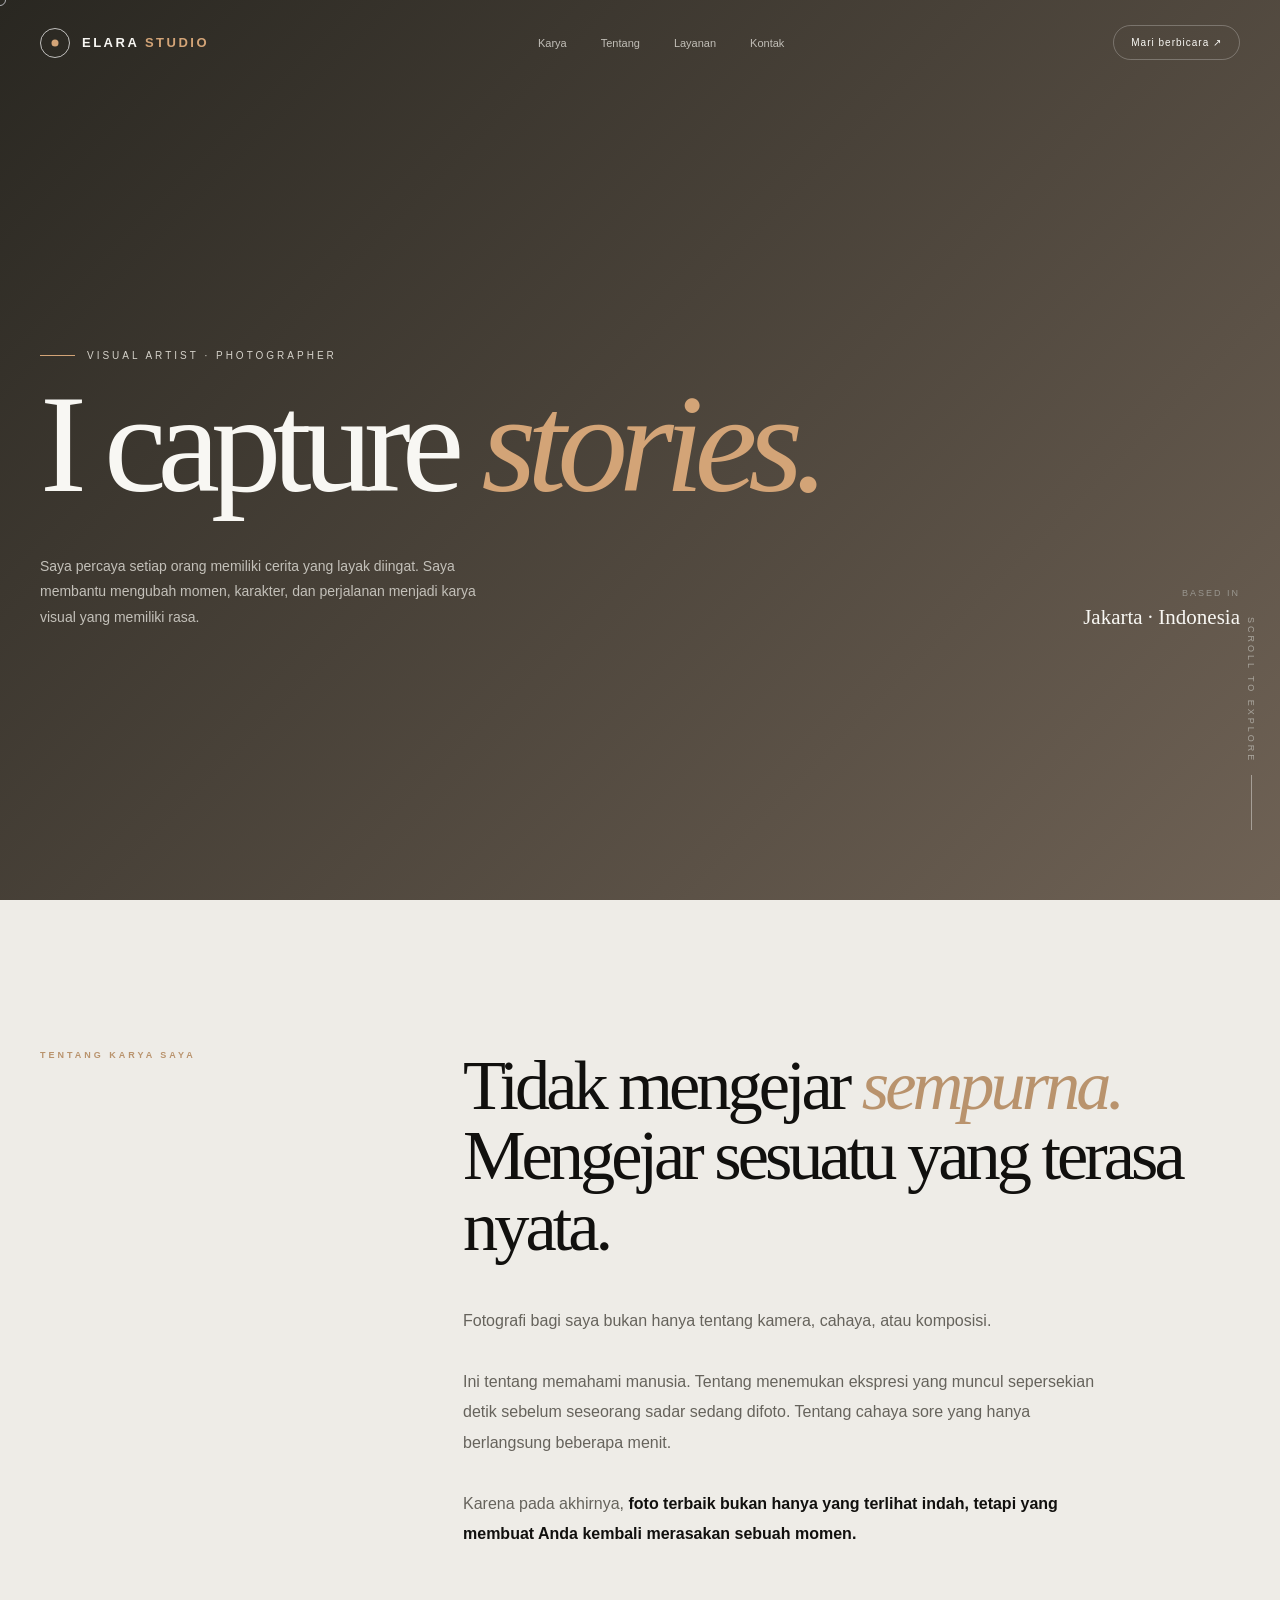
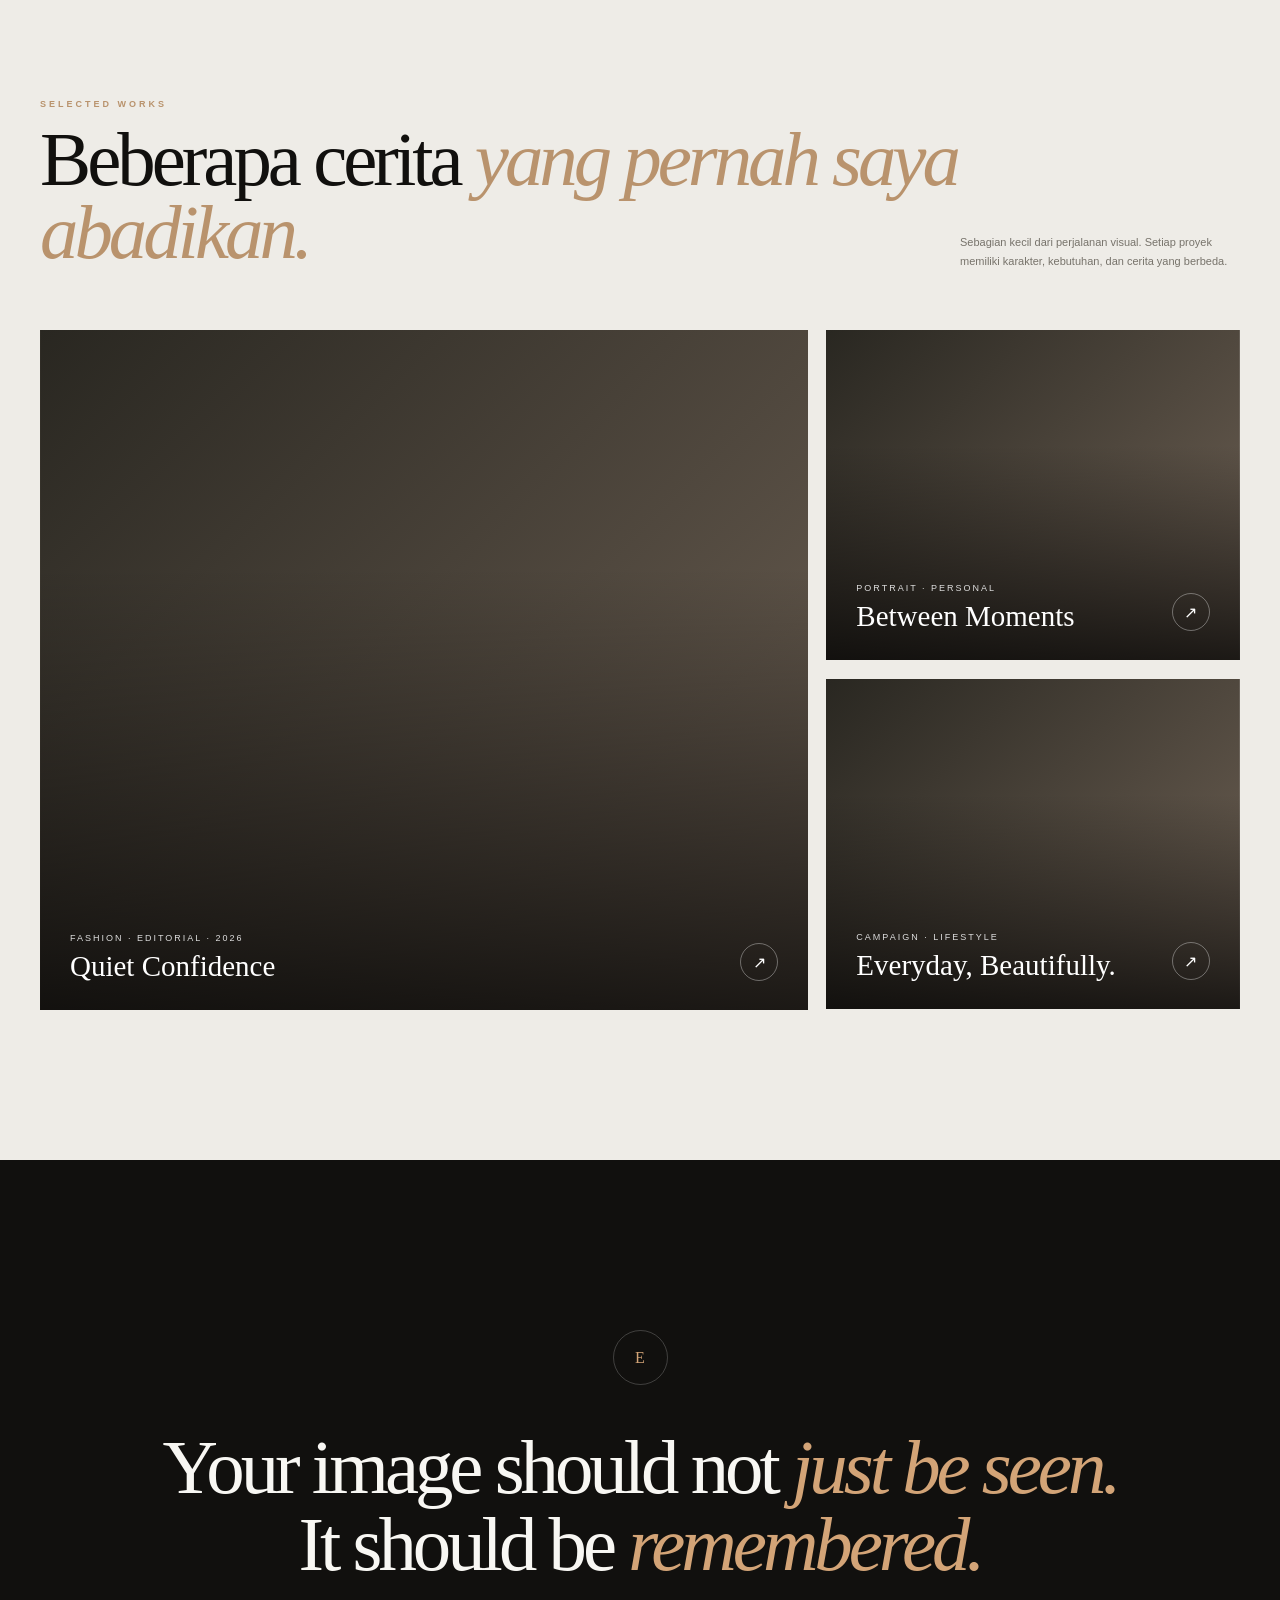
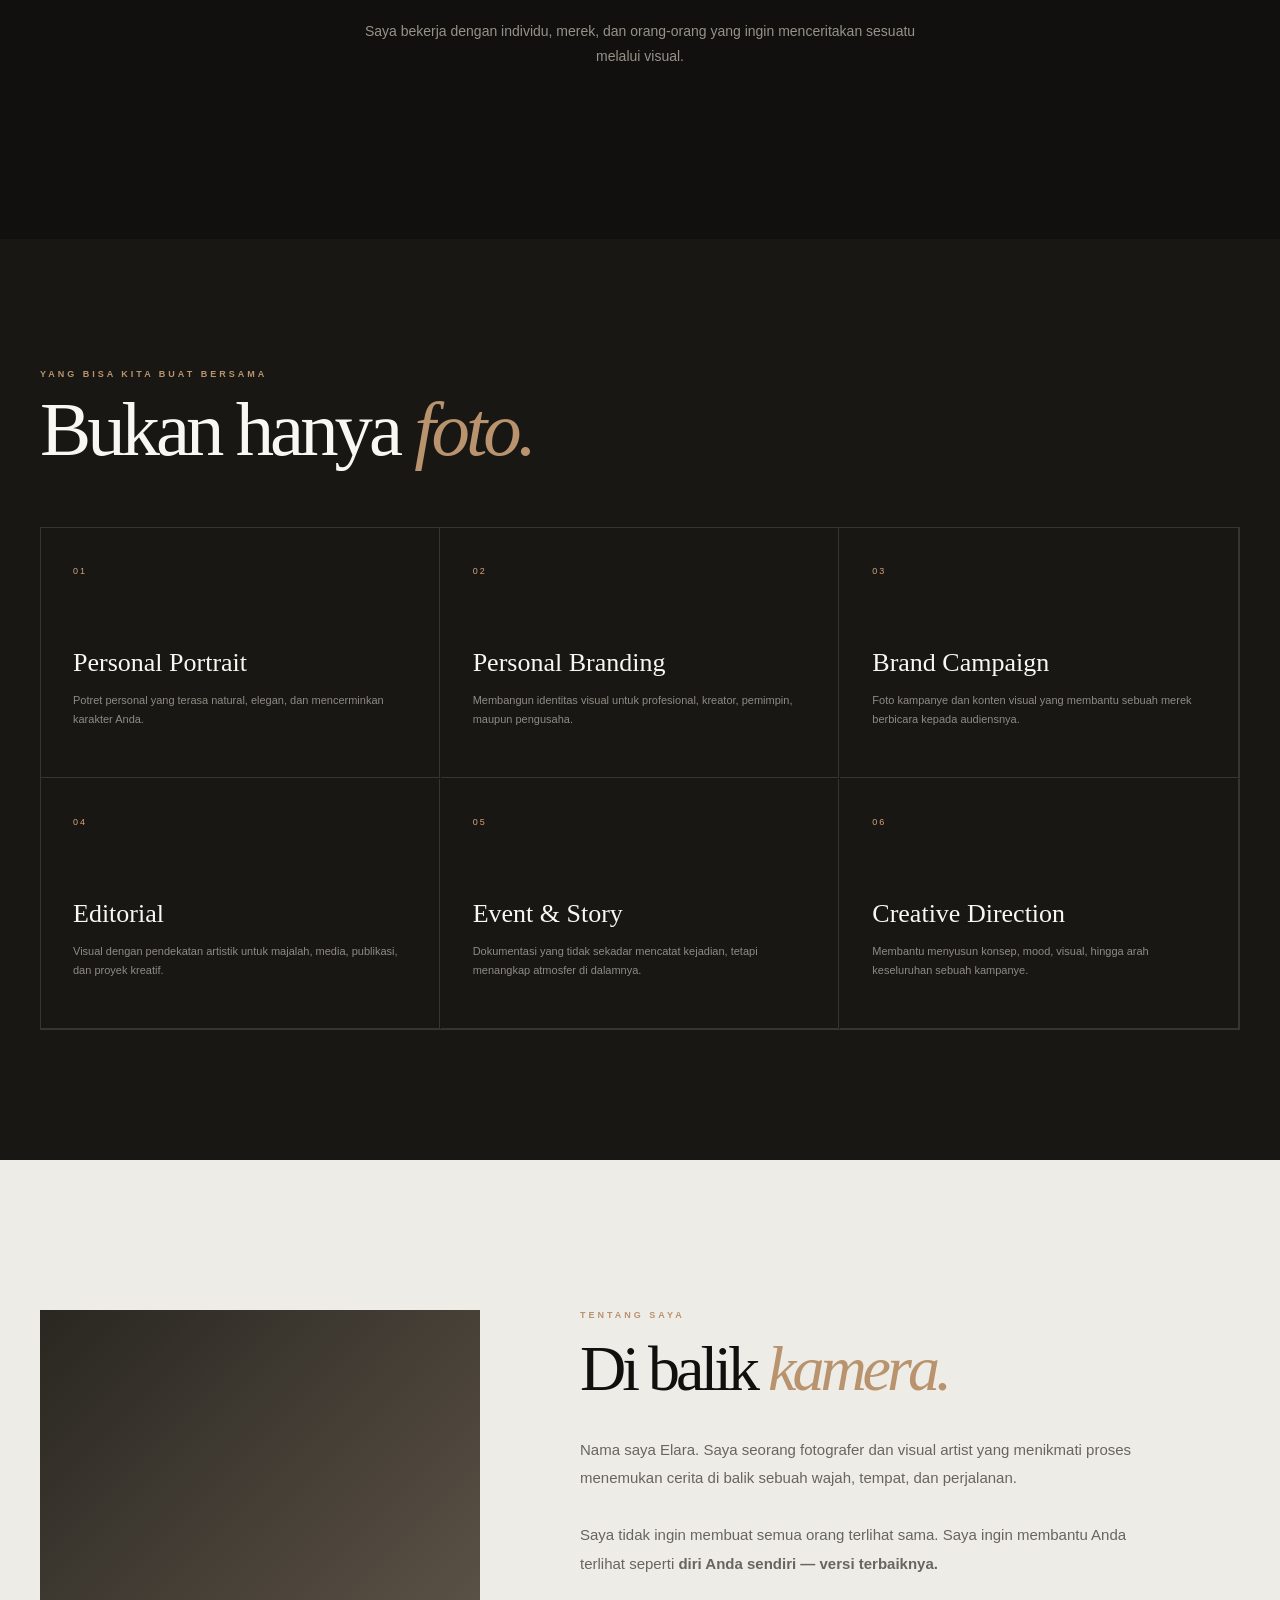
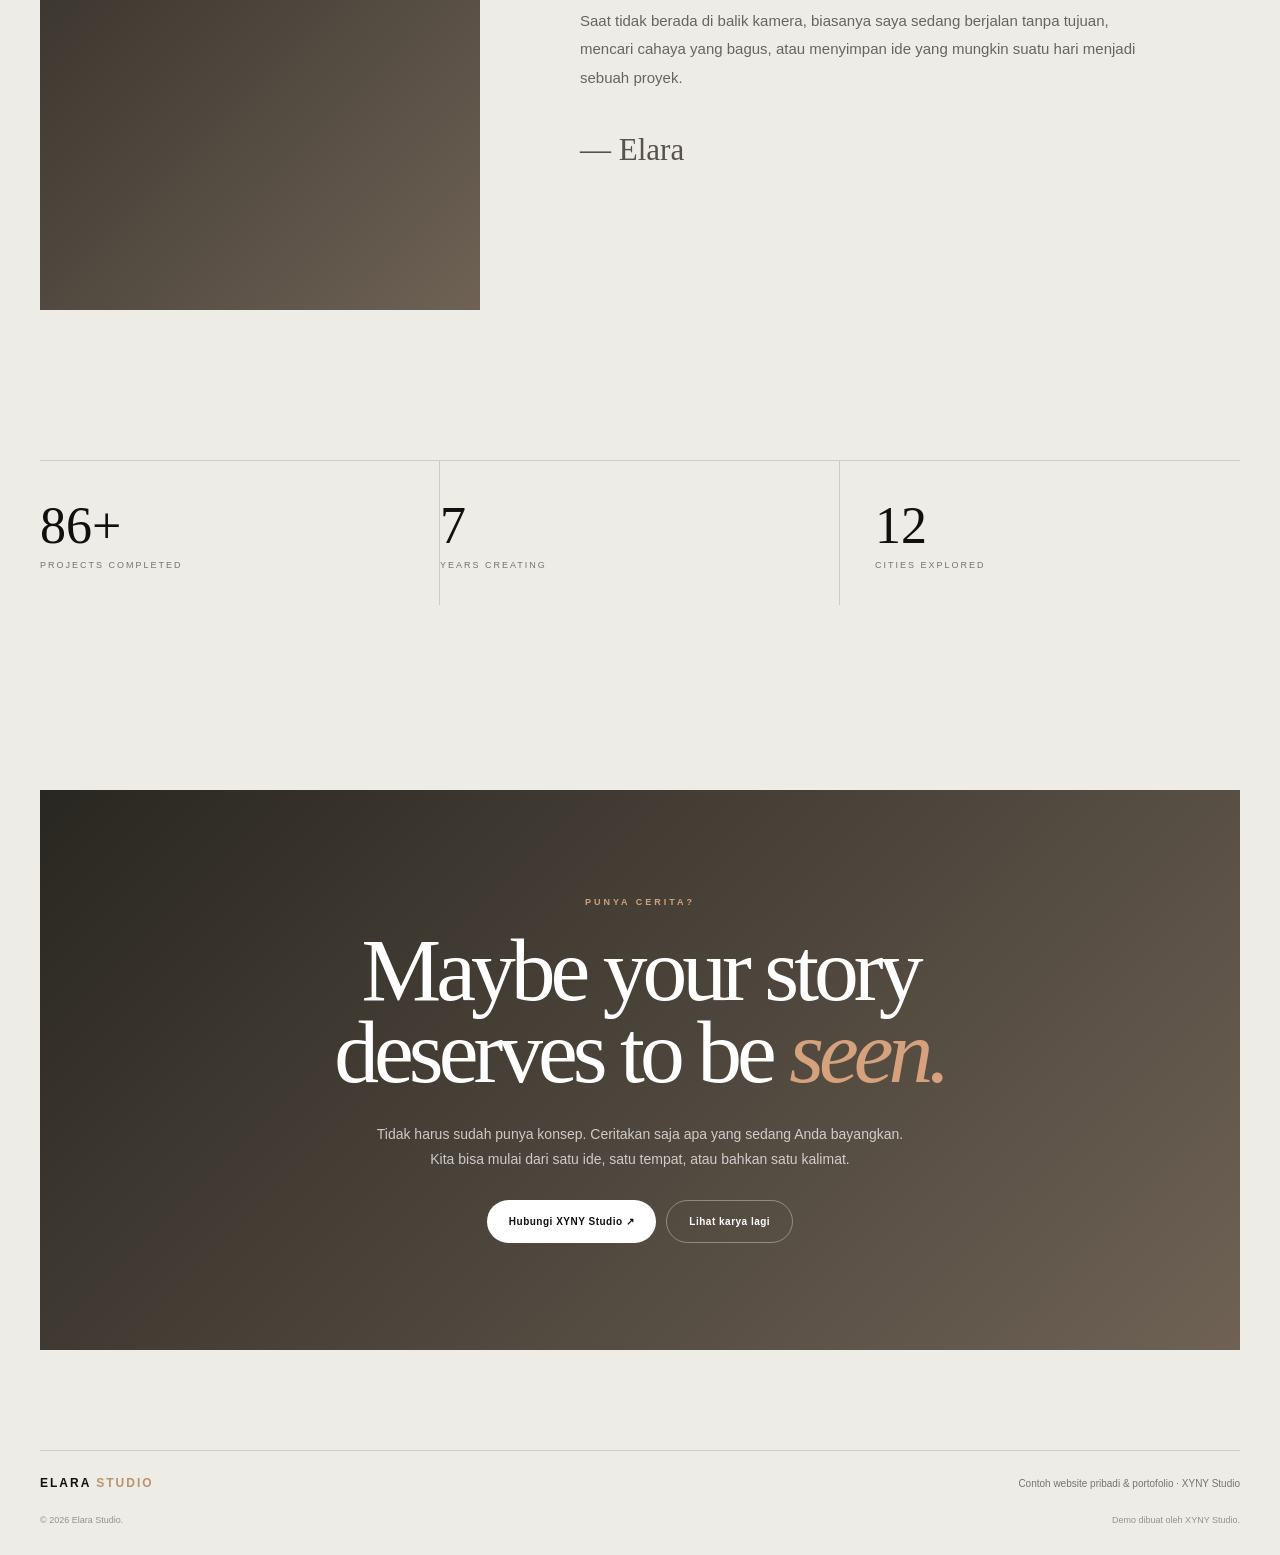
<file: demo-portfolio1.html>
<!DOCTYPE html>
<html lang="id">
<head>
<meta charset="UTF-8">
<meta name="viewport" content="width=device-width, initial-scale=1.0">

<title>ELARA — Visual Artist & Photographer</title>

<meta name="description"
content="Elara — Visual artist & photographer. Portofolio fotografi, cerita visual, layanan kreatif, dan karya pilihan.">

<meta name="theme-color" content="#11100e">

<style>

/* =========================================================
   ELARA — PERSONAL PORTFOLIO
   DEMO WEBSITE PRIBADI & PORTOFOLIO
   BY XYNY STUDIO
   ========================================================= */

:root{
    --black:#11100e;
    --black-soft:#181714;
    --paper:#eeece7;
    --white:#f8f7f3;
    --muted:#9b9992;
    --muted-dark:#67655f;
    --line:rgba(255,255,255,.13);
    --line-dark:rgba(17,16,14,.14);
    --accent:#d3a477;
    --accent-soft:#b9936d;

    --serif:Georgia,"Times New Roman",serif;
    --sans:Arial,Helvetica,sans-serif;

    --container:1200px;
}

/* =========================
   RESET
========================= */

*{
    margin:0;
    padding:0;
    box-sizing:border-box;
}

html{
    scroll-behavior:smooth;
}

body{
    background:var(--black);
    color:var(--white);
    font-family:var(--sans);
    overflow-x:hidden;
}

body.menu-open{
    overflow:hidden;
}

a{
    color:inherit;
    text-decoration:none;
}

img{
    display:block;
    width:100%;
}

button{
    font:inherit;
}

::selection{
    background:var(--accent);
    color:var(--black);
}


/* =========================
   CURSOR
========================= */

.cursor{
    position:fixed;
    width:12px;
    height:12px;
    border:1px solid rgba(255,255,255,.8);
    border-radius:50%;
    pointer-events:none;
    z-index:9999;
    transform:translate(-50%,-50%);
    transition:
        width .25s ease,
        height .25s ease,
        background .25s ease;
    mix-blend-mode:difference;
}

.cursor.large{
    width:55px;
    height:55px;
    background:white;
}


/* =========================
   LOADER
========================= */

.loader{
    position:fixed;
    inset:0;
    z-index:10000;
    background:var(--black);
    display:flex;
    align-items:center;
    justify-content:center;
    transition:
        opacity .8s ease,
        visibility .8s ease;
}

.loader.hide{
    opacity:0;
    visibility:hidden;
}

.loader-inner{
    width:min(420px,80%);
}

.loader-top{
    display:flex;
    justify-content:space-between;
    align-items:center;
    margin-bottom:18px;
}

.loader-brand{
    font-size:13px;
    letter-spacing:3px;
    font-weight:700;
}

.loader-percent{
    font-size:11px;
    color:var(--muted);
}

.loader-line{
    height:1px;
    background:rgba(255,255,255,.15);
    overflow:hidden;
}

.loader-progress{
    width:0;
    height:100%;
    background:var(--accent);
    transition:width .1s linear;
}

.loader-bottom{
    margin-top:15px;
    font-size:9px;
    letter-spacing:2px;
    color:var(--muted);
    text-transform:uppercase;
}


/* =========================
   NAVIGATION
========================= */

.nav{
    position:fixed;
    top:0;
    left:0;
    width:100%;
    z-index:1000;
    padding:25px 0;
    transition:.4s ease;
}

.nav.scrolled{
    padding:15px 0;
    background:rgba(17,16,14,.82);
    backdrop-filter:blur(18px);
    border-bottom:1px solid var(--line);
}

.nav-inner{
    width:min(var(--container),calc(100% - 48px));
    margin:auto;

    display:flex;
    align-items:center;
    justify-content:space-between;
}

.logo{
    display:flex;
    align-items:center;
    gap:12px;
}

.logo-mark{
    width:30px;
    height:30px;
    border:1px solid rgba(255,255,255,.7);
    border-radius:50%;
    position:relative;
}

.logo-mark::after{
    content:"";
    position:absolute;
    width:7px;
    height:7px;
    border-radius:50%;
    background:var(--accent);
    top:50%;
    left:50%;
    transform:translate(-50%,-50%);
}

.logo-name{
    font-size:13px;
    letter-spacing:2.5px;
    font-weight:700;
}

.logo-name span{
    color:var(--accent);
}

.nav-links{
    display:flex;
    align-items:center;
    gap:34px;
}

.nav-links a{
    font-size:11px;
    color:#c1beb7;
    position:relative;
}

.nav-links a::after{
    content:"";
    position:absolute;
    bottom:-7px;
    left:0;
    width:0;
    height:1px;
    background:var(--accent);
    transition:.3s;
}

.nav-links a:hover::after{
    width:100%;
}

.nav-contact{
    display:flex;
    align-items:center;
    gap:12px;

    padding:11px 17px;

    border:1px solid rgba(255,255,255,.25);
    border-radius:100px;

    font-size:10px;
    letter-spacing:1px;

    transition:.3s;
}

.nav-contact:hover{
    background:white;
    color:var(--black);
}

.menu-button{
    display:none;

    width:42px;
    height:42px;

    border:1px solid rgba(255,255,255,.25);
    border-radius:50%;

    background:transparent;
    color:white;

    cursor:pointer;
}


/* =========================
   MOBILE MENU
========================= */

.mobile-menu{
    position:fixed;
    inset:0;
    background:var(--black);
    z-index:900;
    display:flex;
    align-items:center;
    justify-content:center;

    opacity:0;
    visibility:hidden;
    transition:.4s;
}

.mobile-menu.open{
    opacity:1;
    visibility:visible;
}

.mobile-links{
    text-align:center;
}

.mobile-links a{
    display:block;
    font-family:var(--serif);
    font-size:48px;
    margin:15px 0;
}

.mobile-links a:hover{
    color:var(--accent);
}


/* =========================
   HERO
========================= */

.hero{
    min-height:100svh;
    position:relative;
    display:flex;
    align-items:flex-end;
    padding:150px 0 70px;
    overflow:hidden;
}

.hero-background{
    position:absolute;
    inset:0;

    background:
        linear-gradient(
            to bottom,
            rgba(17,16,14,.12) 0%,
            rgba(17,16,14,.05) 35%,
            rgba(17,16,14,.78) 100%
        ),
        url("https://images.unsplash.com/photo-1492562080023-ab3db95bfbce?auto=format&fit=crop&w=1800&q=88")
        center/cover;

    transform:scale(1.03);
    animation:heroZoom 12s ease-out forwards;
}

@keyframes heroZoom{
    to{
        transform:scale(1);
    }
}

.hero-content{
    position:relative;
    z-index:2;

    width:min(var(--container),calc(100% - 48px));
    margin:auto;
}

.hero-topline{
    display:flex;
    align-items:center;
    gap:12px;

    color:#d5d2ca;

    font-size:10px;
    letter-spacing:3px;
    text-transform:uppercase;

    margin-bottom:28px;
}

.hero-topline::before{
    content:"";
    width:35px;
    height:1px;
    background:var(--accent);
}

.hero h1{
    font-family:var(--serif);
    font-weight:400;

    font-size:clamp(70px,11vw,165px);

    line-height:.78;
    letter-spacing:-9px;

    max-width:1000px;
}

.hero h1 em{
    color:var(--accent);
    font-style:italic;
}

.hero-bottom{
    margin-top:55px;

    display:grid;
    grid-template-columns:1fr auto;
    gap:50px;

    align-items:end;
}

.hero-description{
    max-width:470px;

    color:#c3c0b9;

    font-size:14px;
    line-height:1.8;
}

.hero-meta{
    text-align:right;
}

.hero-meta span{
    display:block;
    font-size:9px;
    letter-spacing:2px;
    color:#99968f;
    text-transform:uppercase;
}

.hero-meta strong{
    display:block;
    margin-top:7px;
    font-family:var(--serif);
    font-size:21px;
    font-weight:400;
}


/* =========================
   SCROLL INDICATOR
========================= */

.scroll-indicator{
    position:absolute;
    right:24px;
    bottom:70px;
    z-index:3;

    writing-mode:vertical-rl;

    color:#aaa69e;
    font-size:9px;
    letter-spacing:3px;
    text-transform:uppercase;

    display:flex;
    align-items:center;
    gap:12px;
}

.scroll-indicator::after{
    content:"";
    width:1px;
    height:55px;
    background:rgba(255,255,255,.4);
}


/* =========================
   INTRO
========================= */

.intro{
    background:var(--paper);
    color:var(--black);

    padding:150px 0;
}

.container{
    width:min(var(--container),calc(100% - 48px));
    margin:auto;
}

.intro-grid{
    display:grid;
    grid-template-columns:.6fr 1.4fr;
    gap:90px;
}

.label{
    font-size:9px;
    letter-spacing:3px;
    text-transform:uppercase;
    color:var(--accent-soft);
    font-weight:700;
}

.intro h2{
    font-family:var(--serif);
    font-size:clamp(42px,5.5vw,75px);
    font-weight:400;
    line-height:1;
    letter-spacing:-4px;
    max-width:850px;
}

.intro h2 em{
    color:var(--accent-soft);
}

.intro-text{
    margin-top:45px;

    max-width:650px;

    color:#66635c;

    font-size:16px;
    line-height:1.9;
}

.intro-text strong{
    color:var(--black);
}


/* =========================
   SELECTED WORK
========================= */

.work{
    background:var(--paper);
    color:var(--black);

    padding-bottom:150px;
}

.section-heading{
    display:flex;
    justify-content:space-between;
    align-items:end;

    margin-bottom:60px;
}

.section-heading h2{
    margin-top:15px;

    font-family:var(--serif);
    font-size:clamp(45px,6vw,82px);
    font-weight:400;

    line-height:.95;
    letter-spacing:-4px;
}

.section-heading h2 em{
    color:var(--accent-soft);
}

.section-note{
    max-width:280px;
    color:#77736b;
    font-size:11px;
    line-height:1.7;
}


/* =========================
   GALLERY
========================= */

.gallery{
    display:grid;
    grid-template-columns:1.3fr .7fr;
    gap:18px;
}

.project{
    position:relative;
    overflow:hidden;
    background:#ddd;

    cursor:pointer;
}

.project.large{
    height:680px;
}

.project.small{
    height:330px;
}

.project-stack{
    display:grid;
    gap:18px;
}

.project-image{
    position:absolute;
    inset:0;

    background-position:center;
    background-size:cover;

    transition:transform 1s cubic-bezier(.2,.7,.2,1);
}

.project:hover .project-image{
    transform:scale(1.06);
}

.project::after{
    content:"";
    position:absolute;
    inset:0;

    background:
        linear-gradient(
            to top,
            rgba(0,0,0,.75),
            transparent 65%
        );
}

.project-info{
    position:absolute;
    left:30px;
    right:30px;
    bottom:27px;
    z-index:2;
    color:white;
}

.project-category{
    font-size:9px;
    letter-spacing:2px;
    color:#ddd;
    text-transform:uppercase;
}

.project-title{
    margin-top:7px;

    font-family:var(--serif);
    font-size:29px;
    font-weight:400;
}

.project-arrow{
    position:absolute;
    right:0;
    bottom:2px;

    width:38px;
    height:38px;

    border:1px solid rgba(255,255,255,.35);
    border-radius:50%;

    display:flex;
    align-items:center;
    justify-content:center;

    transition:.3s;
}

.project:hover .project-arrow{
    background:white;
    color:var(--black);
}


/* =========================
   PROJECT DATA
========================= */

.project-one{
    background-image:
        url("https://images.unsplash.com/photo-1515886657613-9f3515b0c78f?auto=format&fit=crop&w=1200&q=85");
}

.project-two{
    background-image:
        url("https://images.unsplash.com/photo-1529139574466-a303027c1d8b?auto=format&fit=crop&w=1000&q=85");
}

.project-three{
    background-image:
        url("https://images.unsplash.com/photo-1483985988355-763728e1935b?auto=format&fit=crop&w=1000&q=85");
}


/* =========================
   STATEMENT
========================= */

.statement{
    background:var(--black);
    padding:170px 0;
    text-align:center;
    overflow:hidden;
}

.statement-inner{
    max-width:1000px;
    margin:auto;
}

.statement-mark{
    width:55px;
    height:55px;

    border:1px solid rgba(255,255,255,.2);
    border-radius:50%;

    margin:0 auto 45px;

    display:flex;
    align-items:center;
    justify-content:center;

    color:var(--accent);
    font-family:var(--serif);
}

.statement h2{
    font-family:var(--serif);
    font-weight:400;

    font-size:clamp(42px,6vw,83px);
    line-height:1;

    letter-spacing:-4px;
}

.statement h2 em{
    color:var(--accent);
}

.statement p{
    max-width:560px;
    margin:35px auto 0;

    color:#96928a;

    font-size:14px;
    line-height:1.8;
}


/* =========================
   SERVICES
========================= */

.services{
    background:var(--black-soft);
    padding:130px 0;
}

.services-grid{
    display:grid;
    grid-template-columns:repeat(3,1fr);
    gap:1px;

    margin-top:55px;

    border:1px solid var(--line);
}

.service{
    min-height:250px;
    padding:32px;

    border-right:1px solid var(--line);
    border-bottom:1px solid var(--line);

    transition:.35s;
}

.service:hover{
    background:#211f1b;
}

.service-number{
    color:var(--accent);
    font-size:9px;
    letter-spacing:2px;
}

.service h3{
    margin-top:70px;

    font-family:var(--serif);
    font-weight:400;
    font-size:26px;
}

.service p{
    margin-top:13px;

    color:#8e8b84;

    font-size:11px;
    line-height:1.7;
}


/* =========================
   ABOUT
========================= */

.about{
    background:var(--paper);
    color:var(--black);
    padding:150px 0;
}

.about-grid{
    display:grid;
    grid-template-columns:.8fr 1.2fr;
    gap:100px;
}

.about-image{
    min-height:600px;

    background:
        url("https://images.unsplash.com/photo-1500648767791-00dcc994a43e?auto=format&fit=crop&w=1000&q=85")
        center/cover;
}

.about-content h2{
    margin-top:18px;

    font-family:var(--serif);
    font-weight:400;

    font-size:clamp(44px,5vw,70px);

    line-height:.98;
    letter-spacing:-4px;
}

.about-content h2 em{
    color:var(--accent-soft);
}

.about-content p{
    max-width:560px;

    margin-top:35px;

    color:#68655e;

    font-size:15px;
    line-height:1.9;
}

.signature{
    margin-top:40px;

    font-family:cursive;
    font-size:31px;
    color:#57534c;
}


/* =========================
   NUMBERS
========================= */

.numbers{
    background:var(--paper);
    color:var(--black);

    padding:0 0 150px;
}

.numbers-grid{
    display:grid;
    grid-template-columns:repeat(3,1fr);

    border-top:1px solid var(--line-dark);
}

.number{
    padding:35px 0;
    border-right:1px solid var(--line-dark);
}

.number:last-child{
    border-right:0;
    padding-left:35px;
}

.number:first-child{
    padding-left:0;
}

.number strong{
    display:block;

    font-family:var(--serif);
    font-size:52px;
    font-weight:400;
}

.number span{
    display:block;

    margin-top:5px;

    color:#77736c;

    font-size:9px;
    letter-spacing:2px;
    text-transform:uppercase;
}


/* =========================
   CTA
========================= */

.cta{
    padding:35px 0 100px;
    background:var(--paper);
    color:var(--black);
}

.cta-box{
    position:relative;
    overflow:hidden;

    min-height:560px;

    background:
        linear-gradient(
            135deg,
            rgba(20,18,15,.8),
            rgba(20,18,15,.3)
        ),
        url("https://images.unsplash.com/photo-1500534623283-312aade485b7?auto=format&fit=crop&w=1800&q=85")
        center/cover;

    display:flex;
    align-items:center;
    justify-content:center;

    text-align:center;

    padding:50px;
}

.cta-content{
    max-width:760px;
    color:white;
}

.cta .label{
    color:#d2a07b;
}

.cta h2{
    margin-top:22px;

    font-family:var(--serif);
    font-weight:400;

    font-size:clamp(48px,7vw,92px);

    line-height:.92;
    letter-spacing:-5px;
}

.cta h2 em{
    color:#d5a27d;
}

.cta p{
    max-width:550px;
    margin:28px auto;

    color:rgba(255,255,255,.72);

    font-size:14px;
    line-height:1.8;
}

.cta-buttons{
    display:flex;
    justify-content:center;
    flex-wrap:wrap;
    gap:10px;
}

.button{
    display:inline-flex;
    align-items:center;
    gap:14px;

    border-radius:100px;

    padding:15px 22px;

    font-size:10px;
    letter-spacing:.5px;
    font-weight:700;

    transition:.3s;
}

.button-light{
    background:white;
    color:var(--black);
}

.button-light:hover{
    transform:translateY(-4px);
}

.button-outline{
    border:1px solid rgba(255,255,255,.35);
    color:white;
}

.button-outline:hover{
    background:white;
    color:var(--black);
}


/* =========================
   FOOTER
========================= */

footer{
    background:var(--paper);
    color:var(--black);
    padding:0 0 30px;
}

.footer-top{
    border-top:1px solid var(--line-dark);

    padding:25px 0;

    display:flex;
    justify-content:space-between;
    align-items:center;
}

.footer-brand{
    font-size:12px;
    letter-spacing:2px;
    font-weight:700;
}

.footer-brand span{
    color:var(--accent-soft);
}

.footer-note{
    color:#77736c;
    font-size:10px;
}

.footer-bottom{
    display:flex;
    justify-content:space-between;

    color:#96928a;
    font-size:9px;
}


/* =========================
   REVEAL ANIMATION
========================= */

.reveal{
    opacity:0;
    transform:translateY(40px);

    transition:
        opacity .9s ease,
        transform .9s cubic-bezier(.2,.7,.2,1);
}

.reveal.visible{
    opacity:1;
    transform:translateY(0);
}


/* =========================
   RESPONSIVE
========================= */

@media(max-width:950px){

    .nav-links,
    .nav-contact{
        display:none;
    }

    .menu-button{
        display:block;
    }

    .hero{
        padding-bottom:55px;
    }

    .hero h1{
        letter-spacing:-6px;
    }

    .intro-grid{
        grid-template-columns:1fr;
        gap:40px;
    }

    .gallery{
        grid-template-columns:1fr;
    }

    .project.large{
        height:580px;
    }

    .project-stack{
        grid-template-columns:1fr 1fr;
    }

    .project.small{
        height:330px;
    }

    .services-grid{
        grid-template-columns:1fr 1fr;
    }

    .about-grid{
        grid-template-columns:1fr;
        gap:55px;
    }

    .about-image{
        min-height:500px;
    }
}


@media(max-width:650px){

    .container,
    .nav-inner,
    .hero-content{
        width:calc(100% - 30px);
    }

    .hero{
        min-height:100svh;
        padding-top:130px;
        padding-bottom:40px;
    }

    .hero h1{
        font-size:clamp(62px,18vw,100px);
        letter-spacing:-5px;
    }

    .hero-bottom{
        grid-template-columns:1fr;
        gap:25px;
        margin-top:45px;
    }

    .hero-meta{
        text-align:left;
    }

    .scroll-indicator{
        display:none;
    }

    .intro,
    .statement,
    .services,
    .about{
        padding:100px 0;
    }

    .work{
        padding-bottom:100px;
    }

    .section-heading{
        display:block;
    }

    .section-note{
        margin-top:25px;
    }

    .project.large{
        height:500px;
    }

    .project-stack{
        grid-template-columns:1fr;
    }

    .project.small{
        height:420px;
    }

    .services-grid{
        grid-template-columns:1fr;
    }

    .service{
        min-height:220px;
        border-right:0;
    }

    .service h3{
        margin-top:60px;
    }

    .numbers{
        padding-bottom:100px;
    }

    .numbers-grid{
        grid-template-columns:1fr;
    }

    .number,
    .number:first-child,
    .number:last-child{
        padding:25px 0;
        border-right:0;
        border-bottom:1px solid var(--line-dark);
    }

    .number:last-child{
        border-bottom:0;
    }

    .number strong{
        font-size:45px;
    }

    .cta{
        padding-bottom:60px;
    }

    .cta-box{
        min-height:600px;
        padding:25px;
    }

    .cta h2{
        letter-spacing:-3px;
    }

    .footer-top,
    .footer-bottom{
        flex-direction:column;
        align-items:flex-start;
        gap:15px;
    }

    .cursor{
        display:none;
    }
}


/* =========================
   REDUCED MOTION
========================= */

@media(prefers-reduced-motion:reduce){

    html{
        scroll-behavior:auto;
    }

    *,
    *::before,
    *::after{
        animation-duration:.01ms!important;
        animation-iteration-count:1!important;
        transition-duration:.01ms!important;
    }

    .reveal{
        opacity:1;
        transform:none;
    }
}

</style>
</head>


<body>


<!-- ======================================================
     LOADER
====================================================== -->

<div class="loader" id="loader">

    <div class="loader-inner">

        <div class="loader-top">

            <div class="loader-brand">
                ELARA
            </div>

            <div class="loader-percent" id="loaderPercent">
                0%
            </div>

        </div>

        <div class="loader-line">
            <div class="loader-progress" id="loaderProgress"></div>
        </div>

        <div class="loader-bottom">
            Visual Artist · Photographer
        </div>

    </div>

</div>


<!-- ======================================================
     CURSOR
====================================================== -->

<div class="cursor" id="cursor"></div>


<!-- ======================================================
     NAVIGATION
====================================================== -->

<header class="nav" id="nav">

    <div class="nav-inner">

        <a href="#home" class="logo">

            <div class="logo-mark"></div>

            <div class="logo-name">
                ELARA <span>STUDIO</span>
            </div>

        </a>


        <nav class="nav-links">

            <a href="#karya">
                Karya
            </a>

            <a href="#tentang">
                Tentang
            </a>

            <a href="#layanan">
                Layanan
            </a>

            <a href="#kontak">
                Kontak
            </a>

        </nav>


        <a href="#kontak" class="nav-contact">
            Mari berbicara ↗
        </a>


        <button
            class="menu-button"
            id="menuButton"
            aria-label="Buka menu"
        >
            ☰
        </button>

    </div>

</header>


<!-- ======================================================
     MOBILE MENU
====================================================== -->

<div class="mobile-menu" id="mobileMenu">

    <nav class="mobile-links">

        <a href="#karya">
            Karya
        </a>

        <a href="#tentang">
            Tentang
        </a>

        <a href="#layanan">
            Layanan
        </a>

        <a href="#kontak">
            Kontak
        </a>

    </nav>

</div>


<main id="home">


<!-- ======================================================
     HERO
====================================================== -->

<section class="hero">

    <div class="hero-background"></div>


    <div class="hero-content">

        <div class="reveal">

            <div class="hero-topline">
                Visual Artist · Photographer
            </div>


            <h1>
                I capture
                <em>stories.</em>
            </h1>


            <div class="hero-bottom">

                <p class="hero-description">
                    Saya percaya setiap orang memiliki cerita yang
                    layak diingat. Saya membantu mengubah momen,
                    karakter, dan perjalanan menjadi karya visual
                    yang memiliki rasa.
                </p>


                <div class="hero-meta">

                    <span>
                        Based in
                    </span>

                    <strong>
                        Jakarta · Indonesia
                    </strong>

                </div>

            </div>

        </div>

    </div>


    <div class="scroll-indicator">
        Scroll to explore
    </div>

</section>


<!-- ======================================================
     INTRO
====================================================== -->

<section class="intro">

    <div class="container intro-grid">

        <div class="label reveal">
            Tentang karya saya
        </div>


        <div class="reveal">

            <h2>
                Tidak mengejar
                <em>sempurna.</em>
                Mengejar sesuatu yang terasa nyata.
            </h2>


            <p class="intro-text">

                Fotografi bagi saya bukan hanya tentang kamera,
                cahaya, atau komposisi.

                <br><br>

                Ini tentang memahami manusia.

                Tentang menemukan ekspresi yang muncul sepersekian
                detik sebelum seseorang sadar sedang difoto.

                Tentang cahaya sore yang hanya berlangsung beberapa
                menit.

                <br><br>

                Karena pada akhirnya,
                <strong>
                    foto terbaik bukan hanya yang terlihat indah,
                    tetapi yang membuat Anda kembali merasakan
                    sebuah momen.
                </strong>

            </p>

        </div>

    </div>

</section>


<!-- ======================================================
     SELECTED WORK
====================================================== -->

<section class="work" id="karya">

    <div class="container">

        <div class="section-heading reveal">

            <div>

                <div class="label">
                    Selected works
                </div>

                <h2>
                    Beberapa cerita
                    <em>yang pernah saya abadikan.</em>
                </h2>

            </div>


            <p class="section-note">
                Sebagian kecil dari perjalanan visual.
                Setiap proyek memiliki karakter,
                kebutuhan, dan cerita yang berbeda.
            </p>

        </div>


        <div class="gallery">


            <!-- PROJECT 01 -->

            <article class="project large reveal">

                <div class="project-image project-one"></div>

                <div class="project-info">

                    <div class="project-category">
                        Fashion · Editorial · 2026
                    </div>

                    <div class="project-title">
                        Quiet Confidence
                    </div>

                    <div class="project-arrow">
                        ↗
                    </div>

                </div>

            </article>


            <!-- RIGHT -->

            <div class="project-stack">


                <!-- PROJECT 02 -->

                <article class="project small reveal">

                    <div class="project-image project-two"></div>

                    <div class="project-info">

                        <div class="project-category">
                            Portrait · Personal
                        </div>

                        <div class="project-title">
                            Between Moments
                        </div>

                        <div class="project-arrow">
                            ↗
                        </div>

                    </div>

                </article>


                <!-- PROJECT 03 -->

                <article class="project small reveal">

                    <div class="project-image project-three"></div>

                    <div class="project-info">

                        <div class="project-category">
                            Campaign · Lifestyle
                        </div>

                        <div class="project-title">
                            Everyday, Beautifully.
                        </div>

                        <div class="project-arrow">
                            ↗
                        </div>

                    </div>

                </article>

            </div>

        </div>

    </div>

</section>


<!-- ======================================================
     STATEMENT
====================================================== -->

<section class="statement">

    <div class="container statement-inner reveal">

        <div class="statement-mark">
            E
        </div>


        <h2>

            Your image should not
            <em>just be seen.</em>

            <br>

            It should be
            <em>remembered.</em>

        </h2>


        <p>

            Saya bekerja dengan individu, merek, dan orang-orang
            yang ingin menceritakan sesuatu melalui visual.

        </p>

    </div>

</section>


<!-- ======================================================
     SERVICES
====================================================== -->

<section class="services" id="layanan">

    <div class="container">

        <div class="section-heading reveal">

            <div>

                <div class="label">
                    Yang bisa kita buat bersama
                </div>

                <h2>
                    Bukan hanya
                    <em>foto.</em>
                </h2>

            </div>

        </div>


        <div class="services-grid">


            <article class="service reveal">

                <span class="service-number">
                    01
                </span>

                <h3>
                    Personal Portrait
                </h3>

                <p>
                    Potret personal yang terasa natural,
                    elegan, dan mencerminkan karakter Anda.
                </p>

            </article>


            <article class="service reveal">

                <span class="service-number">
                    02
                </span>

                <h3>
                    Personal Branding
                </h3>

                <p>
                    Membangun identitas visual untuk profesional,
                    kreator, pemimpin, maupun pengusaha.
                </p>

            </article>


            <article class="service reveal">

                <span class="service-number">
                    03
                </span>

                <h3>
                    Brand Campaign
                </h3>

                <p>
                    Foto kampanye dan konten visual yang membantu
                    sebuah merek berbicara kepada audiensnya.
                </p>

            </article>


            <article class="service reveal">

                <span class="service-number">
                    04
                </span>

                <h3>
                    Editorial
                </h3>

                <p>
                    Visual dengan pendekatan artistik untuk majalah,
                    media, publikasi, dan proyek kreatif.
                </p>

            </article>


            <article class="service reveal">

                <span class="service-number">
                    05
                </span>

                <h3>
                    Event & Story
                </h3>

                <p>
                    Dokumentasi yang tidak sekadar mencatat kejadian,
                    tetapi menangkap atmosfer di dalamnya.
                </p>

            </article>


            <article class="service reveal">

                <span class="service-number">
                    06
                </span>

                <h3>
                    Creative Direction
                </h3>

                <p>
                    Membantu menyusun konsep, mood, visual,
                    hingga arah keseluruhan sebuah kampanye.
                </p>

            </article>

        </div>

    </div>

</section>


<!-- ======================================================
     ABOUT
====================================================== -->

<section class="about" id="tentang">

    <div class="container about-grid">


        <div class="about-image reveal"></div>


        <div class="about-content reveal">

            <div class="label">
                Tentang saya
            </div>


            <h2>

                Di balik
                <em>kamera.</em>

            </h2>


            <p>

                Nama saya Elara.

                Saya seorang fotografer dan visual artist
                yang menikmati proses menemukan cerita di balik
                sebuah wajah, tempat, dan perjalanan.

                <br><br>

                Saya tidak ingin membuat semua orang terlihat sama.

                Saya ingin membantu Anda terlihat seperti
                <strong>diri Anda sendiri — versi terbaiknya.</strong>

                <br><br>

                Saat tidak berada di balik kamera,
                biasanya saya sedang berjalan tanpa tujuan,
                mencari cahaya yang bagus,
                atau menyimpan ide yang mungkin suatu hari
                menjadi sebuah proyek.

            </p>


            <div class="signature">
                — Elara
            </div>

        </div>

    </div>

</section>


<!-- ======================================================
     NUMBERS
====================================================== -->

<section class="numbers">

    <div class="container numbers-grid">


        <div class="number reveal">

            <strong>
                86+
            </strong>

            <span>
                Projects completed
            </span>

        </div>


        <div class="number reveal">

            <strong>
                7
            </strong>

            <span>
                Years creating
            </span>

        </div>


        <div class="number reveal">

            <strong>
                12
            </strong>

            <span>
                Cities explored
            </span>

        </div>


    </div>

</section>


<!-- ======================================================
     FINAL CTA
====================================================== -->

<section class="cta" id="kontak">

    <div class="container">

        <div class="cta-box">

            <div class="cta-content reveal">

                <div class="label">
                    Punya cerita?
                </div>


                <h2>

                    Maybe your story
                    <br>

                    deserves to be
                    <em>seen.</em>

                </h2>


                <p>

                    Tidak harus sudah punya konsep.
                    Ceritakan saja apa yang sedang Anda bayangkan.

                    Kita bisa mulai dari satu ide,
                    satu tempat,
                    atau bahkan satu kalimat.

                </p>


                <div class="cta-buttons">

                    <a
                        href="https://wa.me/6280000000000?text=Halo%20XYNY%20Studio,%20saya%20tertarik%20dengan%20Website%20Pribadi%20%26%20Portofolio."
                        target="_blank"
                        rel="noopener"
                        class="button button-light"
                    >
                        Hubungi XYNY Studio
                        ↗
                    </a>


                    <a
                        href="#karya"
                        class="button button-outline"
                    >
                        Lihat karya lagi
                    </a>

                </div>

            </div>

        </div>

    </div>

</section>


</main>


<!-- ======================================================
     FOOTER
====================================================== -->

<footer>

    <div class="container">

        <div class="footer-top">

            <div class="footer-brand">
                ELARA <span>STUDIO</span>
            </div>

            <div class="footer-note">
                Contoh website pribadi & portofolio · XYNY Studio
            </div>

        </div>


        <div class="footer-bottom">

            <span>
                © 2026 Elara Studio.
            </span>

            <span>
                Demo dibuat oleh XYNY Studio.
            </span>

        </div>

    </div>

</footer>


<script>

/* =========================================================
   LOADER
========================================================= */

let progress = 0;

const progressBar =
    document.getElementById("loaderProgress");

const percent =
    document.getElementById("loaderPercent");

const loader =
    document.getElementById("loader");

const loadingTimer =
    setInterval(function(){

        progress += Math.floor(Math.random() * 12) + 5;

        if(progress >= 100){

            progress = 100;

            clearInterval(loadingTimer);

            setTimeout(function(){

                loader.classList.add("hide");

            },350);

        }

        progressBar.style.width = progress + "%";
        percent.textContent = progress + "%";

    },120);


/* =========================================================
   NAVBAR
========================================================= */

const nav =
    document.getElementById("nav");

window.addEventListener("scroll",function(){

    if(window.scrollY > 50){

        nav.classList.add("scrolled");

    }else{

        nav.classList.remove("scrolled");

    }

});


/* =========================================================
   REVEAL
========================================================= */

const observer =
    new IntersectionObserver(

        function(entries){

            entries.forEach(function(entry){

                if(entry.isIntersecting){

                    entry.target.classList.add("visible");

                    observer.unobserve(entry.target);

                }

            });

        },

        {
            threshold:.12
        }

    );


document
    .querySelectorAll(".reveal")
    .forEach(function(element){

        observer.observe(element);

    });


/* =========================================================
   MOBILE MENU
========================================================= */

const menuButton =
    document.getElementById("menuButton");

const mobileMenu =
    document.getElementById("mobileMenu");


menuButton.addEventListener("click",function(){

    mobileMenu.classList.toggle("open");

    document.body.classList.toggle("menu-open");

});


document
    .querySelectorAll(".mobile-links a")
    .forEach(function(link){

        link.addEventListener("click",function(){

            mobileMenu.classList.remove("open");

            document.body.classList.remove("menu-open");

        });

    });


/* =========================================================
   CUSTOM CURSOR
========================================================= */

const cursor =
    document.getElementById("cursor");

if(window.matchMedia("(pointer:fine)").matches){

    window.addEventListener("mousemove",function(event){

        cursor.style.left = event.clientX + "px";
        cursor.style.top = event.clientY + "px";

    });


    document
        .querySelectorAll("a,button,.project")
        .forEach(function(element){

            element.addEventListener("mouseenter",function(){

                cursor.classList.add("large");

            });

            element.addEventListener("mouseleave",function(){

                cursor.classList.remove("large");

            });

        });

}


/* =========================================================
   IMAGE FALLBACK
========================================================= */

const backgroundElements =
    document.querySelectorAll(
        ".hero-background," +
        ".project-one," +
        ".project-two," +
        ".project-three," +
        ".about-image," +
        ".cta-box"
    );


backgroundElements.forEach(function(element){

    const background =
        getComputedStyle(element).backgroundImage;

    const match =
        background.match(/url\(["']?(.*?)["']?\)/);

    if(!match){
        return;
    }

    const image =
        new Image();

    image.onerror = function(){

        element.style.backgroundImage =
            "linear-gradient(135deg,#292721,#6f6255)";

    };

    image.src = match[1];

});


/* =========================================================
   PROJECT INTERACTION
========================================================= */

document
    .querySelectorAll(".project")
    .forEach(function(project){

        project.addEventListener("click",function(){

            project.style.transform = "scale(.99)";

            setTimeout(function(){

                project.style.transform = "";

            },180);

        });

    });


/* =========================================================
   ESCAPE MOBILE MENU
========================================================= */

document.addEventListener("keydown",function(event){

    if(event.key === "Escape"){

        mobileMenu.classList.remove("open");

        document.body.classList.remove("menu-open");

    }

});

</script>

</body>
</html>
</file>
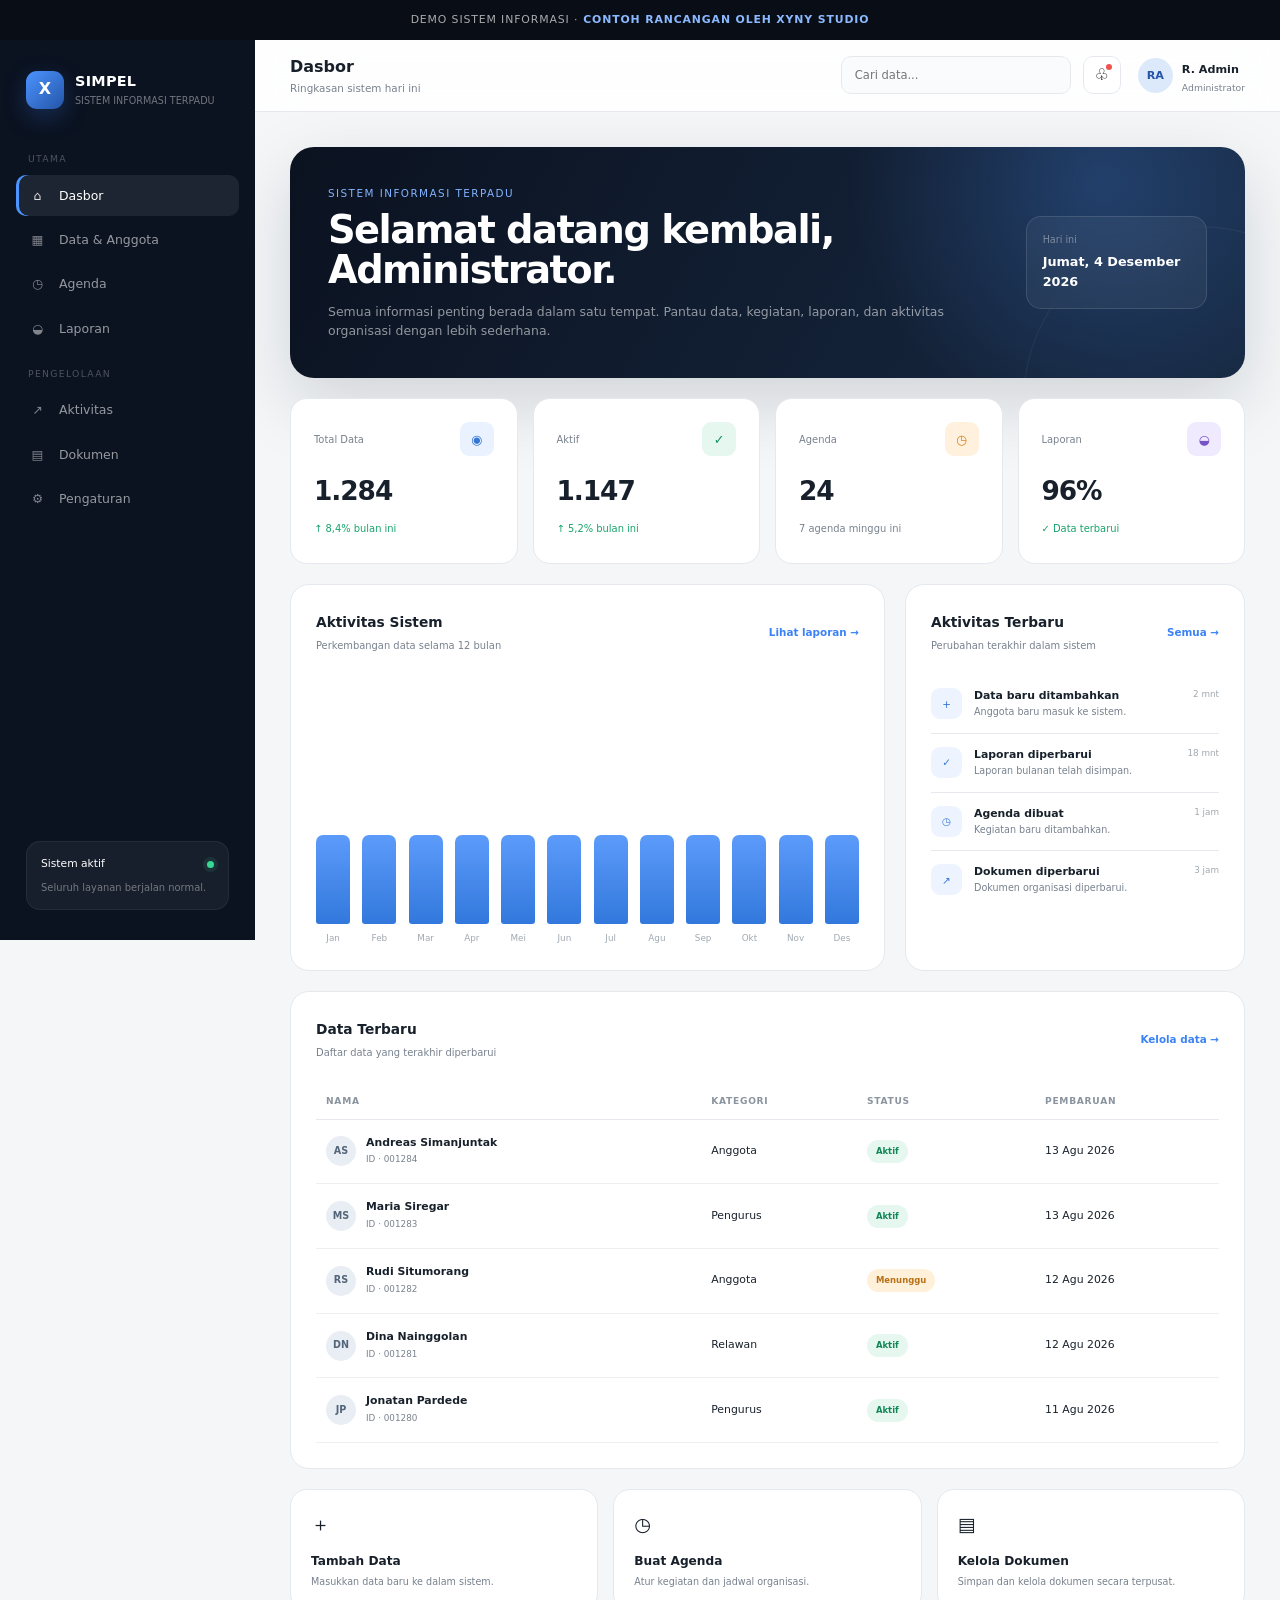
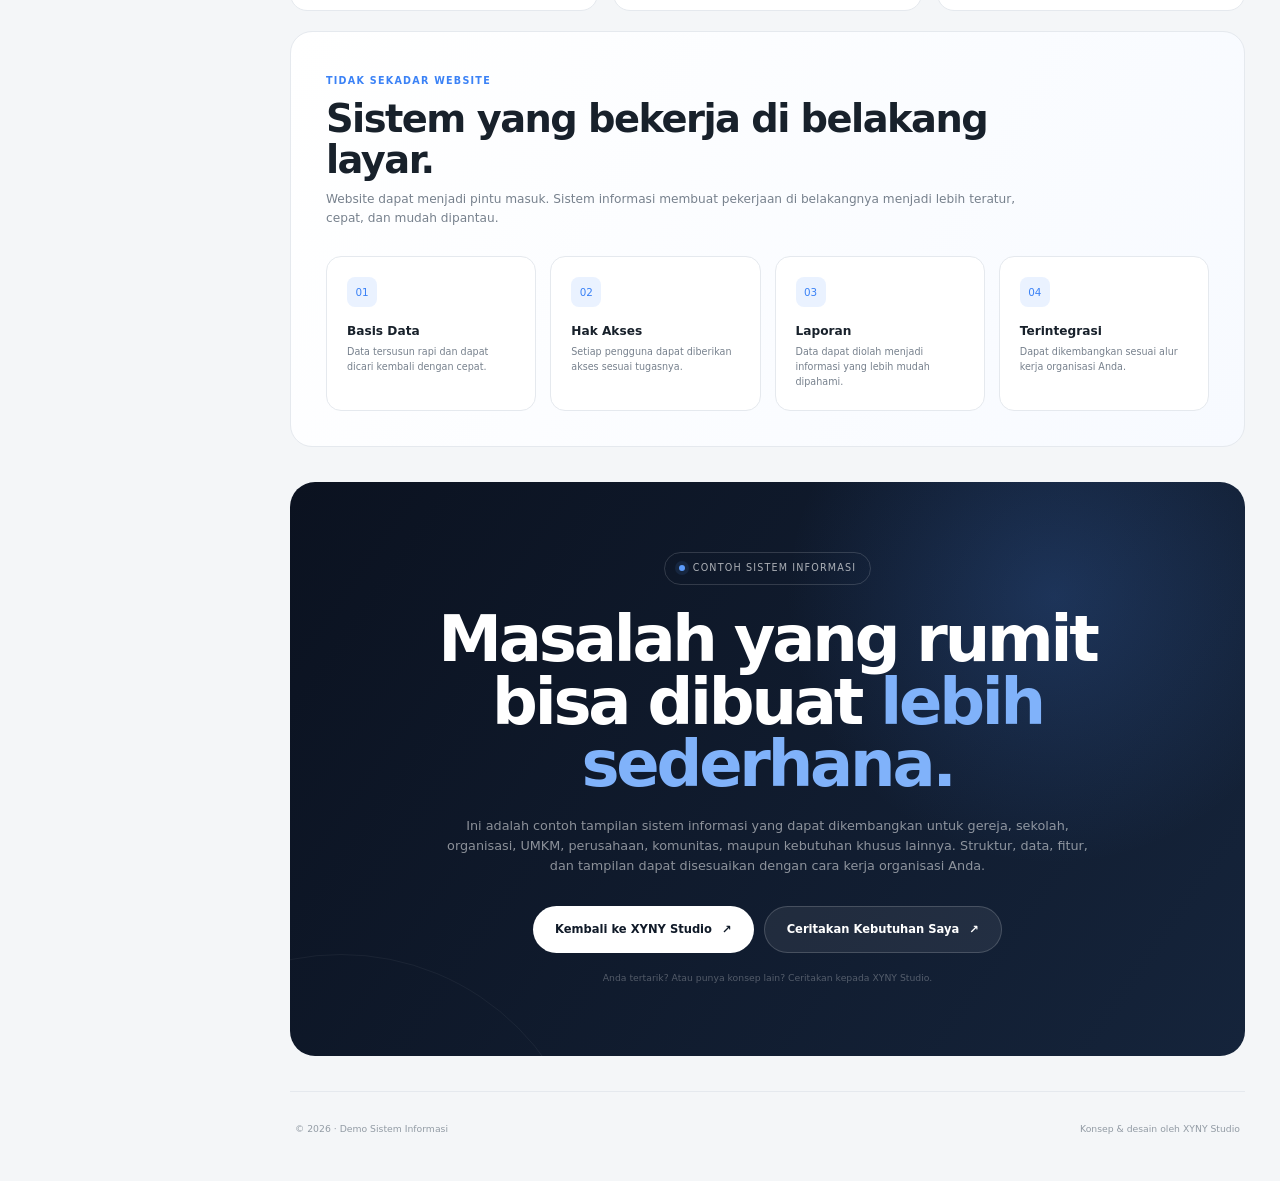
<file: demo-sistem-informasi.html>
<!DOCTYPE html>
<html lang="id">
<head>
<meta charset="UTF-8">
<meta name="viewport" content="width=device-width, initial-scale=1.0">

<meta name="description" content="Demo Sistem Informasi dan Website Khusus — contoh sistem digital modern dari XYNY Studio.">
<meta name="theme-color" content="#0b1220">

<title>Sistem Informasi — Demo Digital | XYNY Studio</title>

<style>

/* =========================================================
   RESET & DASAR
========================================================= */

*{
    margin:0;
    padding:0;
    box-sizing:border-box;
}

html{
    scroll-behavior:smooth;
}

body{
    font-family:
        Inter,
        ui-sans-serif,
        system-ui,
        -apple-system,
        BlinkMacSystemFont,
        "Segoe UI",
        sans-serif;

    background:#f4f6f8;
    color:#18212b;
    line-height:1.55;
    overflow-x:hidden;
}

button,
input{
    font:inherit;
}

button{
    cursor:pointer;
}

a{
    color:inherit;
    text-decoration:none;
}

:root{
    --navy:#0b1220;
    --navy-2:#111b2d;
    --blue:#3b82f6;
    --blue-soft:#eaf2ff;
    --green:#16a36a;
    --orange:#ef9b35;
    --red:#e35d6a;
    --text:#18212b;
    --muted:#77818d;
    --line:#e5e9ee;
    --white:#ffffff;
    --bg:#f4f6f8;
    --shadow:0 20px 60px rgba(15,29,48,.08);
    --radius:20px;
}


/* =========================================================
   DEMO BAR
========================================================= */

.demo-bar{
    min-height:40px;
    background:#080d16;
    color:rgba(255,255,255,.65);
    display:flex;
    justify-content:center;
    align-items:center;
    padding:8px 18px;
    font-size:.68rem;
    letter-spacing:.08em;
    text-transform:uppercase;
    text-align:center;
}

.demo-bar strong{
    color:#8bb9ff;
    margin-left:5px;
}


/* =========================================================
   APP SHELL
========================================================= */

.app{
    min-height:calc(100vh - 40px);
    display:flex;
}


/* =========================================================
   SIDEBAR
========================================================= */

.sidebar{
    width:255px;
    flex-shrink:0;
    background:var(--navy);
    color:white;
    min-height:100vh;
    padding:25px 16px;
    position:sticky;
    top:0;
    align-self:flex-start;
    z-index:100;
    display:flex;
    flex-direction:column;
}

.brand{
    display:flex;
    align-items:center;
    gap:11px;
    padding:5px 10px 28px;
}

.brand-mark{
    width:38px;
    height:38px;
    border-radius:11px;
    background:linear-gradient(135deg,#4c94ff,#2455a8);
    display:grid;
    place-items:center;
    font-weight:800;
    box-shadow:0 8px 25px rgba(59,130,246,.25);
}

.brand strong{
    display:block;
    font-size:.9rem;
    letter-spacing:.02em;
}

.brand small{
    display:block;
    font-size:.6rem;
    color:rgba(255,255,255,.42);
    margin-top:2px;
}

.menu-label{
    color:rgba(255,255,255,.28);
    text-transform:uppercase;
    letter-spacing:.14em;
    font-size:.58rem;
    padding:15px 12px 8px;
}

.side-link{
    display:flex;
    align-items:center;
    gap:12px;
    padding:11px 12px;
    border-radius:10px;
    color:rgba(255,255,255,.57);
    font-size:.78rem;
    margin-bottom:3px;
    transition:.25s;
}

.side-link:hover,
.side-link.active{
    background:rgba(255,255,255,.08);
    color:white;
}

.side-link.active{
    box-shadow:inset 3px 0 #4c94ff;
}

.side-icon{
    width:19px;
    text-align:center;
    opacity:.85;
}

.sidebar-bottom{
    margin-top:auto;
    padding:15px 10px 5px;
}

.system-status{
    background:rgba(255,255,255,.055);
    border:1px solid rgba(255,255,255,.06);
    border-radius:14px;
    padding:14px;
}

.status-top{
    display:flex;
    justify-content:space-between;
    align-items:center;
    font-size:.67rem;
}

.status-dot{
    width:7px;
    height:7px;
    background:#37d894;
    border-radius:50%;
    box-shadow:0 0 0 4px rgba(55,216,148,.1);
}

.system-status p{
    color:rgba(255,255,255,.4);
    font-size:.62rem;
    margin-top:7px;
}


/* =========================================================
   MAIN
========================================================= */

.main{
    flex:1;
    min-width:0;
}


/* =========================================================
   TOPBAR
========================================================= */

.topbar{
    height:72px;
    background:rgba(255,255,255,.9);
    backdrop-filter:blur(16px);
    border-bottom:1px solid var(--line);
    display:flex;
    align-items:center;
    justify-content:space-between;
    padding:0 35px;
    position:sticky;
    top:0;
    z-index:80;
}

.page-title{
    display:flex;
    align-items:center;
    gap:12px;
}

.page-title button{
    display:none;
    width:38px;
    height:38px;
    border:1px solid var(--line);
    background:white;
    border-radius:10px;
}

.page-title h1{
    font-size:1rem;
    font-weight:700;
}

.page-title span{
    display:block;
    color:var(--muted);
    font-size:.65rem;
    margin-top:1px;
}

.top-actions{
    display:flex;
    align-items:center;
    gap:12px;
}

.search{
    width:230px;
    height:38px;
    border:1px solid var(--line);
    background:#fafbfc;
    border-radius:10px;
    padding:0 13px;
    outline:none;
    font-size:.72rem;
    transition:.25s;
}

.search:focus{
    border-color:#9bbff4;
    background:white;
    box-shadow:0 0 0 3px rgba(59,130,246,.08);
}

.notification{
    width:38px;
    height:38px;
    border:1px solid var(--line);
    border-radius:10px;
    background:white;
    position:relative;
}

.notification::after{
    content:"";
    width:6px;
    height:6px;
    background:#ef5350;
    border-radius:50%;
    position:absolute;
    right:8px;
    top:7px;
}

.profile{
    display:flex;
    align-items:center;
    gap:9px;
    padding-left:5px;
}

.avatar{
    width:35px;
    height:35px;
    background:#dce9fb;
    color:#2455a8;
    display:grid;
    place-items:center;
    border-radius:50%;
    font-size:.7rem;
    font-weight:800;
}

.profile small{
    display:block;
    color:var(--muted);
    font-size:.58rem;
}

.profile strong{
    font-size:.7rem;
}


/* =========================================================
   CONTENT
========================================================= */

.content{
    max-width:1450px;
    margin:auto;
    padding:35px;
}


/* =========================================================
   WELCOME
========================================================= */

.welcome{
    background:
        radial-gradient(circle at 85% 15%,rgba(76,148,255,.25),transparent 30%),
        linear-gradient(120deg,#0b1220,#172942);
    border-radius:24px;
    color:white;
    padding:38px;
    display:flex;
    align-items:center;
    justify-content:space-between;
    gap:30px;
    overflow:hidden;
    position:relative;
    box-shadow:0 25px 70px rgba(11,18,32,.15);
}

.welcome::after{
    content:"";
    position:absolute;
    width:350px;
    height:350px;
    border:1px solid rgba(255,255,255,.06);
    border-radius:50%;
    right:-130px;
    bottom:-200px;
}

.welcome-label{
    color:#82b4ff;
    font-size:.65rem;
    letter-spacing:.14em;
    text-transform:uppercase;
    margin-bottom:9px;
}

.welcome h2{
    font-size:clamp(1.7rem,3vw,2.6rem);
    line-height:1.05;
    letter-spacing:-.04em;
}

.welcome p{
    color:rgba(255,255,255,.55);
    font-size:.78rem;
    margin-top:11px;
    max-width:620px;
}

.date-card{
    min-width:150px;
    border:1px solid rgba(255,255,255,.12);
    background:rgba(255,255,255,.05);
    backdrop-filter:blur(10px);
    padding:16px;
    border-radius:15px;
    position:relative;
    z-index:2;
}

.date-card small{
    display:block;
    color:rgba(255,255,255,.4);
    font-size:.6rem;
}

.date-card strong{
    display:block;
    margin-top:4px;
    font-size:.8rem;
}


/* =========================================================
   STATISTICS
========================================================= */

.stats{
    display:grid;
    grid-template-columns:repeat(4,1fr);
    gap:15px;
    margin:20px 0;
}

.stat-card{
    background:white;
    border:1px solid var(--line);
    border-radius:17px;
    padding:23px;
    position:relative;
    overflow:hidden;
    transition:.3s;
}

.stat-card:hover{
    transform:translateY(-4px);
    box-shadow:var(--shadow);
}

.stat-top{
    display:flex;
    align-items:center;
    justify-content:space-between;
}

.stat-icon{
    width:34px;
    height:34px;
    border-radius:9px;
    display:grid;
    place-items:center;
    font-size:.8rem;
}

.blue{
    background:#eaf2ff;
    color:#3577d3;
}

.green{
    background:#e5f7ef;
    color:#12905d;
}

.orange{
    background:#fff1dd;
    color:#d7821c;
}

.purple{
    background:#f0eaff;
    color:#7654c5;
}

.stat-card small{
    color:var(--muted);
    font-size:.62rem;
}

.stat-number{
    display:block;
    font-size:1.65rem;
    font-weight:750;
    margin:15px 0 3px;
    letter-spacing:-.04em;
}

.stat-change{
    font-size:.62rem;
    color:var(--green);
}

.stat-change.neutral{
    color:var(--muted);
}


/* =========================================================
   DASHBOARD GRID
========================================================= */

.dashboard{
    display:grid;
    grid-template-columns:1.4fr .8fr;
    gap:20px;
}

.panel{
    background:white;
    border:1px solid var(--line);
    border-radius:19px;
    padding:25px;
}

.panel-header{
    display:flex;
    justify-content:space-between;
    align-items:center;
    gap:20px;
    margin-bottom:22px;
}

.panel-title strong{
    font-size:.86rem;
}

.panel-title small{
    display:block;
    color:var(--muted);
    font-size:.62rem;
    margin-top:3px;
}

.panel-link{
    color:var(--blue);
    font-size:.65rem;
    font-weight:650;
}


/* =========================================================
   CHART
========================================================= */

.chart{
    height:270px;
    display:flex;
    align-items:end;
    gap:12px;
    padding-top:15px;
}

.bar-wrap{
    flex:1;
    height:100%;
    display:flex;
    flex-direction:column;
    justify-content:end;
    gap:7px;
}

.bar{
    width:100%;
    background:linear-gradient(180deg,#5c9bfa,#3278dc);
    border-radius:7px 7px 3px 3px;
    min-height:10px;
    transform-origin:bottom;
    animation:grow .9s ease both;
}

.bar:nth-child(1){height:35%}
.bar:nth-child(2){height:48%}
.bar:nth-child(3){height:42%}
.bar:nth-child(4){height:64%}
.bar:nth-child(5){height:57%}
.bar:nth-child(6){height:78%}
.bar:nth-child(7){height:68%}
.bar:nth-child(8){height:91%}
.bar:nth-child(9){height:75%}
.bar:nth-child(10){height:96%}
.bar:nth-child(11){height:82%}
.bar:nth-child(12){height:100%}

@keyframes grow{
    from{transform:scaleY(0)}
    to{transform:scaleY(1)}
}

.chart-label{
    text-align:center;
    color:#a0a8b1;
    font-size:.55rem;
}


/* =========================================================
   ACTIVITY
========================================================= */

.activity{
    display:flex;
    flex-direction:column;
}

.activity-item{
    display:flex;
    gap:12px;
    padding:13px 0;
    border-bottom:1px solid var(--line);
}

.activity-item:last-child{
    border-bottom:0;
}

.activity-icon{
    width:31px;
    height:31px;
    border-radius:9px;
    background:#edf4ff;
    color:#3577d3;
    display:grid;
    place-items:center;
    font-size:.65rem;
    flex-shrink:0;
}

.activity-item strong{
    display:block;
    font-size:.68rem;
}

.activity-item p{
    color:var(--muted);
    font-size:.6rem;
}

.activity-time{
    margin-left:auto;
    color:#a0a7ae;
    font-size:.55rem;
    white-space:nowrap;
}


/* =========================================================
   TABLE
========================================================= */

.table-panel{
    margin-top:20px;
}

.table-wrap{
    overflow-x:auto;
}

table{
    width:100%;
    border-collapse:collapse;
    min-width:650px;
}

th{
    text-align:left;
    color:#8a949e;
    text-transform:uppercase;
    letter-spacing:.08em;
    font-size:.57rem;
    font-weight:650;
    padding:11px 10px;
    border-bottom:1px solid var(--line);
}

td{
    padding:15px 10px;
    border-bottom:1px solid #edf0f2;
    font-size:.68rem;
}

.person{
    display:flex;
    align-items:center;
    gap:10px;
}

.person-avatar{
    width:30px;
    height:30px;
    border-radius:50%;
    background:#e9eef5;
    color:#536579;
    display:grid;
    place-items:center;
    font-size:.6rem;
    font-weight:700;
}

.person strong{
    display:block;
}

.person small{
    color:var(--muted);
    font-size:.55rem;
}

.badge{
    display:inline-flex;
    border-radius:100px;
    padding:5px 9px;
    font-size:.53rem;
    font-weight:700;
}

.badge.active{
    color:#118657;
    background:#e5f7ef;
}

.badge.pending{
    color:#b87114;
    background:#fff0d9;
}


/* =========================================================
   QUICK ACTIONS
========================================================= */

.quick-actions{
    margin-top:20px;
    display:grid;
    grid-template-columns:repeat(3,1fr);
    gap:15px;
}

.quick{
    background:white;
    border:1px solid var(--line);
    border-radius:17px;
    padding:20px;
    transition:.3s;
}

.quick:hover{
    border-color:#a8c7f2;
    transform:translateY(-3px);
}

.quick-icon{
    font-size:1.2rem;
    margin-bottom:12px;
}

.quick strong{
    display:block;
    font-size:.76rem;
}

.quick p{
    color:var(--muted);
    font-size:.6rem;
    margin-top:4px;
}


/* =========================================================
   FEATURE / SYSTEM BENEFITS
========================================================= */

.feature-section{
    margin-top:20px;
    background:linear-gradient(120deg,#fff,#f7faff);
    border:1px solid var(--line);
    border-radius:22px;
    padding:35px;
}

.feature-heading{
    max-width:700px;
}

.feature-heading small{
    color:var(--blue);
    text-transform:uppercase;
    letter-spacing:.13em;
    font-size:.6rem;
    font-weight:750;
}

.feature-heading h2{
    font-size:clamp(1.7rem,3vw,2.6rem);
    line-height:1.05;
    letter-spacing:-.04em;
    margin-top:8px;
}

.feature-heading p{
    color:var(--muted);
    font-size:.76rem;
    margin-top:10px;
}

.feature-grid{
    display:grid;
    grid-template-columns:repeat(4,1fr);
    gap:14px;
    margin-top:28px;
}

.feature{
    border:1px solid var(--line);
    background:white;
    border-radius:15px;
    padding:20px;
}

.feature span{
    width:30px;
    height:30px;
    display:grid;
    place-items:center;
    background:var(--blue-soft);
    color:var(--blue);
    border-radius:8px;
    font-size:.65rem;
}

.feature h3{
    font-size:.76rem;
    margin-top:15px;
}

.feature p{
    color:var(--muted);
    font-size:.6rem;
    margin-top:5px;
}


/* =========================================================
   XYNY CTA
========================================================= */

.xyny{
    margin-top:35px;
    background:
        radial-gradient(circle at 80% 20%,rgba(71,133,232,.22),transparent 30%),
        linear-gradient(125deg,#0b1220,#15243b);
    color:white;
    border-radius:25px;
    padding:70px 45px;
    text-align:center;
    overflow:hidden;
    position:relative;
}

.xyny::before{
    content:"";
    width:500px;
    height:500px;
    position:absolute;
    border:1px solid rgba(255,255,255,.05);
    border-radius:50%;
    left:-200px;
    bottom:-400px;
}

.xyny-badge{
    display:inline-flex;
    align-items:center;
    gap:8px;
    border:1px solid rgba(255,255,255,.15);
    border-radius:100px;
    padding:8px 14px;
    font-size:.6rem;
    text-transform:uppercase;
    letter-spacing:.12em;
    color:rgba(255,255,255,.65);
    position:relative;
}

.xyny-badge i{
    width:6px;
    height:6px;
    background:#5c9bfa;
    border-radius:50%;
    box-shadow:0 0 0 4px rgba(92,155,250,.1);
}

.xyny h2{
    max-width:850px;
    margin:23px auto 0;
    font-size:clamp(2rem,5vw,4.5rem);
    line-height:.98;
    letter-spacing:-.05em;
    position:relative;
}

.xyny h2 em{
    color:#80b2fa;
    font-style:normal;
}

.xyny p{
    max-width:650px;
    margin:20px auto 30px;
    color:rgba(255,255,255,.52);
    font-size:.8rem;
    position:relative;
}

.xyny-actions{
    display:flex;
    justify-content:center;
    gap:10px;
    flex-wrap:wrap;
    position:relative;
}

.xyny-button{
    display:inline-flex;
    align-items:center;
    justify-content:center;
    gap:10px;
    padding:14px 22px;
    border-radius:100px;
    background:#fff;
    color:#101a28;
    font-weight:700;
    font-size:.72rem;
    transition:.3s;
}

.xyny-button:hover{
    transform:translateY(-3px);
    box-shadow:0 15px 40px rgba(0,0,0,.2);
}

.xyny-button.secondary{
    background:rgba(255,255,255,.07);
    color:white;
    border:1px solid rgba(255,255,255,.17);
}

.xyny-note{
    display:block;
    margin-top:18px;
    color:rgba(255,255,255,.28);
    font-size:.58rem;
    position:relative;
}


/* =========================================================
   FOOTER
========================================================= */

.footer{
    margin-top:35px;
    border-top:1px solid var(--line);
    padding:30px 5px 10px;
    display:flex;
    justify-content:space-between;
    color:#929ba4;
    font-size:.58rem;
}


/* =========================================================
   ANIMATIONS
========================================================= */

.reveal{
    opacity:0;
    transform:translateY(22px);
    transition:
        opacity .7s ease,
        transform .7s cubic-bezier(.2,.8,.2,1);
}

.reveal.visible{
    opacity:1;
    transform:none;
}


/* =========================================================
   RESPONSIVE TABLET
========================================================= */

@media(max-width:1100px){

    .sidebar{
        width:220px;
    }

    .content{
        padding:25px;
    }

    .stats{
        grid-template-columns:repeat(2,1fr);
    }

    .dashboard{
        grid-template-columns:1fr;
    }

    .feature-grid{
        grid-template-columns:repeat(2,1fr);
    }

}


/* =========================================================
   RESPONSIVE MOBILE
========================================================= */

@media(max-width:760px){

    .demo-bar{
        font-size:.56rem;
    }

    .sidebar{
        position:fixed;
        left:-270px;
        top:40px;
        width:255px;
        height:calc(100vh - 40px);
        transition:.35s;
        box-shadow:20px 0 50px rgba(0,0,0,.25);
    }

    .sidebar.open{
        left:0;
    }

    .topbar{
        padding:0 16px;
    }

    .page-title button{
        display:block;
    }

    .search{
        display:none;
    }

    .profile div:last-child{
        display:none;
    }

    .content{
        padding:18px;
    }

    .welcome{
        padding:27px;
        display:block;
    }

    .date-card{
        margin-top:22px;
        width:100%;
    }

    .stats{
        grid-template-columns:1fr 1fr;
        gap:10px;
    }

    .stat-card{
        padding:17px;
    }

    .stat-number{
        font-size:1.35rem;
    }

    .panel{
        padding:18px;
    }

    .chart{
        gap:6px;
        height:210px;
    }

    .quick-actions{
        grid-template-columns:1fr;
    }

    .feature-section{
        padding:25px 18px;
    }

    .feature-grid{
        grid-template-columns:1fr;
    }

    .xyny{
        padding:55px 22px;
        border-radius:20px;
    }

    .footer{
        flex-direction:column;
        gap:8px;
    }

}


/* =========================================================
   VERY SMALL DEVICES
========================================================= */

@media(max-width:390px){

    .stats{
        grid-template-columns:1fr;
    }

    .welcome h2{
        font-size:1.7rem;
    }

    .content{
        padding:13px;
    }

}

</style>
</head>


<body>

<!-- =======================================================
     DEMO BAR
======================================================= -->

<div class="demo-bar">
    DEMO SISTEM INFORMASI · <strong>Contoh rancangan oleh XYNY Studio</strong>
</div>


<div class="app">


<!-- =======================================================
     SIDEBAR
======================================================= -->

<aside class="sidebar" id="sidebar">

    <div class="brand">

        <div class="brand-mark">
            X
        </div>

        <div>
            <strong>SIMPEL</strong>
            <small>SISTEM INFORMASI TERPADU</small>
        </div>

    </div>


    <div class="menu-label">
        Utama
    </div>

    <a href="#dashboard" class="side-link active">
        <span class="side-icon">⌂</span>
        Dasbor
    </a>

    <a href="#data" class="side-link">
        <span class="side-icon">▦</span>
        Data & Anggota
    </a>

    <a href="#agenda" class="side-link">
        <span class="side-icon">◷</span>
        Agenda
    </a>

    <a href="#laporan" class="side-link">
        <span class="side-icon">◒</span>
        Laporan
    </a>


    <div class="menu-label">
        Pengelolaan
    </div>

    <a href="#aktivitas" class="side-link">
        <span class="side-icon">↗</span>
        Aktivitas
    </a>

    <a href="#dokumen" class="side-link">
        <span class="side-icon">▤</span>
        Dokumen
    </a>

    <a href="#pengaturan" class="side-link">
        <span class="side-icon">⚙</span>
        Pengaturan
    </a>


    <div class="sidebar-bottom">

        <div class="system-status">

            <div class="status-top">
                <span>Sistem aktif</span>
                <i class="status-dot"></i>
            </div>

            <p>
                Seluruh layanan berjalan normal.
            </p>

        </div>

    </div>

</aside>


<!-- =======================================================
     MAIN
======================================================= -->

<main class="main">


<!-- =======================================================
     TOPBAR
======================================================= -->

<header class="topbar">

    <div class="page-title">

        <button id="menuButton">
            ☰
        </button>

        <div>
            <h1>Dasbor</h1>
            <span>Ringkasan sistem hari ini</span>
        </div>

    </div>


    <div class="top-actions">

        <input
            type="search"
            class="search"
            id="search"
            placeholder="Cari data..."
            aria-label="Cari data"
        >

        <button class="notification" aria-label="Notifikasi">
            ♧
        </button>

        <div class="profile">

            <div class="avatar">
                RA
            </div>

            <div>
                <strong>R. Admin</strong>
                <small>Administrator</small>
            </div>

        </div>

    </div>

</header>


<!-- =======================================================
     CONTENT
======================================================= -->

<div class="content" id="dashboard">


<!-- =======================================================
     WELCOME
======================================================= -->

<section class="welcome reveal">

    <div>

        <div class="welcome-label">
            Sistem Informasi Terpadu
        </div>

        <h2>
            Selamat datang kembali,
            Administrator.
        </h2>

        <p>
            Semua informasi penting berada dalam satu tempat.
            Pantau data, kegiatan, laporan, dan aktivitas organisasi
            dengan lebih sederhana.
        </p>

    </div>


    <div class="date-card">

        <small>Hari ini</small>

        <strong id="currentDate">
            Kamis, 13 Agustus 2026
        </strong>

    </div>

</section>


<!-- =======================================================
     STATISTICS
======================================================= -->

<section class="stats reveal">

    <article class="stat-card">

        <div class="stat-top">

            <small>Total Data</small>

            <div class="stat-icon blue">
                ◉
            </div>

        </div>

        <strong class="stat-number">
            1.284
        </strong>

        <span class="stat-change">
            ↑ 8,4% bulan ini
        </span>

    </article>


    <article class="stat-card">

        <div class="stat-top">

            <small>Aktif</small>

            <div class="stat-icon green">
                ✓
            </div>

        </div>

        <strong class="stat-number">
            1.147
        </strong>

        <span class="stat-change">
            ↑ 5,2% bulan ini
        </span>

    </article>


    <article class="stat-card">

        <div class="stat-top">

            <small>Agenda</small>

            <div class="stat-icon orange">
                ◷
            </div>

        </div>

        <strong class="stat-number">
            24
        </strong>

        <span class="stat-change neutral">
            7 agenda minggu ini
        </span>

    </article>


    <article class="stat-card">

        <div class="stat-top">

            <small>Laporan</small>

            <div class="stat-icon purple">
                ◒
            </div>

        </div>

        <strong class="stat-number">
            96%
        </strong>

        <span class="stat-change">
            ✓ Data terbarui
        </span>

    </article>

</section>


<!-- =======================================================
     DASHBOARD
======================================================= -->

<section class="dashboard">


<!-- CHART -->

<div class="panel reveal" id="laporan">

    <div class="panel-header">

        <div class="panel-title">

            <strong>Aktivitas Sistem</strong>

            <small>
                Perkembangan data selama 12 bulan
            </small>

        </div>

        <a href="#laporan" class="panel-link">
            Lihat laporan →
        </a>

    </div>


    <div class="chart">

        <div class="bar-wrap">
            <div class="bar"></div>
            <span class="chart-label">Jan</span>
        </div>

        <div class="bar-wrap">
            <div class="bar"></div>
            <span class="chart-label">Feb</span>
        </div>

        <div class="bar-wrap">
            <div class="bar"></div>
            <span class="chart-label">Mar</span>
        </div>

        <div class="bar-wrap">
            <div class="bar"></div>
            <span class="chart-label">Apr</span>
        </div>

        <div class="bar-wrap">
            <div class="bar"></div>
            <span class="chart-label">Mei</span>
        </div>

        <div class="bar-wrap">
            <div class="bar"></div>
            <span class="chart-label">Jun</span>
        </div>

        <div class="bar-wrap">
            <div class="bar"></div>
            <span class="chart-label">Jul</span>
        </div>

        <div class="bar-wrap">
            <div class="bar"></div>
            <span class="chart-label">Agu</span>
        </div>

        <div class="bar-wrap">
            <div class="bar"></div>
            <span class="chart-label">Sep</span>
        </div>

        <div class="bar-wrap">
            <div class="bar"></div>
            <span class="chart-label">Okt</span>
        </div>

        <div class="bar-wrap">
            <div class="bar"></div>
            <span class="chart-label">Nov</span>
        </div>

        <div class="bar-wrap">
            <div class="bar"></div>
            <span class="chart-label">Des</span>
        </div>

    </div>

</div>


<!-- ACTIVITY -->

<div class="panel reveal" id="aktivitas">

    <div class="panel-header">

        <div class="panel-title">

            <strong>Aktivitas Terbaru</strong>

            <small>
                Perubahan terakhir dalam sistem
            </small>

        </div>

        <a href="#aktivitas" class="panel-link">
            Semua →
        </a>

    </div>


    <div class="activity">

        <div class="activity-item">

            <div class="activity-icon">
                +
            </div>

            <div>
                <strong>Data baru ditambahkan</strong>
                <p>Anggota baru masuk ke sistem.</p>
            </div>

            <span class="activity-time">2 mnt</span>

        </div>


        <div class="activity-item">

            <div class="activity-icon">
                ✓
            </div>

            <div>
                <strong>Laporan diperbarui</strong>
                <p>Laporan bulanan telah disimpan.</p>
            </div>

            <span class="activity-time">18 mnt</span>

        </div>


        <div class="activity-item">

            <div class="activity-icon">
                ◷
            </div>

            <div>
                <strong>Agenda dibuat</strong>
                <p>Kegiatan baru ditambahkan.</p>
            </div>

            <span class="activity-time">1 jam</span>

        </div>


        <div class="activity-item">

            <div class="activity-icon">
                ↗
            </div>

            <div>
                <strong>Dokumen diperbarui</strong>
                <p>Dokumen organisasi diperbarui.</p>
            </div>

            <span class="activity-time">3 jam</span>

        </div>

    </div>

</div>

</section>


<!-- =======================================================
     TABLE
======================================================= -->

<section class="panel table-panel reveal" id="data">

    <div class="panel-header">

        <div class="panel-title">

            <strong>Data Terbaru</strong>

            <small>
                Daftar data yang terakhir diperbarui
            </small>

        </div>

        <a href="#data" class="panel-link">
            Kelola data →
        </a>

    </div>


    <div class="table-wrap">

        <table id="dataTable">

            <thead>

                <tr>
                    <th>Nama</th>
                    <th>Kategori</th>
                    <th>Status</th>
                    <th>Pembaruan</th>
                </tr>

            </thead>


            <tbody>

                <tr>

                    <td>

                        <div class="person">

                            <div class="person-avatar">
                                AS
                            </div>

                            <div>
                                <strong>Andreas Simanjuntak</strong>
                                <small>ID · 001284</small>
                            </div>

                        </div>

                    </td>

                    <td>Anggota</td>

                    <td>
                        <span class="badge active">
                            Aktif
                        </span>
                    </td>

                    <td>13 Agu 2026</td>

                </tr>


                <tr>

                    <td>

                        <div class="person">

                            <div class="person-avatar">
                                MS
                            </div>

                            <div>
                                <strong>Maria Siregar</strong>
                                <small>ID · 001283</small>
                            </div>

                        </div>

                    </td>

                    <td>Pengurus</td>

                    <td>
                        <span class="badge active">
                            Aktif
                        </span>
                    </td>

                    <td>13 Agu 2026</td>

                </tr>


                <tr>

                    <td>

                        <div class="person">

                            <div class="person-avatar">
                                RS
                            </div>

                            <div>
                                <strong>Rudi Situmorang</strong>
                                <small>ID · 001282</small>
                            </div>

                        </div>

                    </td>

                    <td>Anggota</td>

                    <td>
                        <span class="badge pending">
                            Menunggu
                        </span>
                    </td>

                    <td>12 Agu 2026</td>

                </tr>


                <tr>

                    <td>

                        <div class="person">

                            <div class="person-avatar">
                                DN
                            </div>

                            <div>
                                <strong>Dina Nainggolan</strong>
                                <small>ID · 001281</small>
                            </div>

                        </div>

                    </td>

                    <td>Relawan</td>

                    <td>
                        <span class="badge active">
                            Aktif
                        </span>
                    </td>

                    <td>12 Agu 2026</td>

                </tr>


                <tr>

                    <td>

                        <div class="person">

                            <div class="person-avatar">
                                JP
                            </div>

                            <div>
                                <strong>Jonatan Pardede</strong>
                                <small>ID · 001280</small>
                            </div>

                        </div>

                    </td>

                    <td>Pengurus</td>

                    <td>
                        <span class="badge active">
                            Aktif
                        </span>
                    </td>

                    <td>11 Agu 2026</td>

                </tr>

            </tbody>

        </table>

    </div>

</section>


<!-- =======================================================
     QUICK ACTION
======================================================= -->

<section class="quick-actions" id="agenda">

    <a href="#data" class="quick reveal">

        <div class="quick-icon">
            ＋
        </div>

        <strong>
            Tambah Data
        </strong>

        <p>
            Masukkan data baru ke dalam sistem.
        </p>

    </a>


    <a href="#agenda" class="quick reveal">

        <div class="quick-icon">
            ◷
        </div>

        <strong>
            Buat Agenda
        </strong>

        <p>
            Atur kegiatan dan jadwal organisasi.
        </p>

    </a>


    <a href="#dokumen" class="quick reveal">

        <div class="quick-icon">
            ▤
        </div>

        <strong>
            Kelola Dokumen
        </strong>

        <p>
            Simpan dan kelola dokumen secara terpusat.
        </p>

    </a>

</section>


<!-- =======================================================
     KEUNGGULAN SISTEM
======================================================= -->

<section class="feature-section reveal" id="dokumen">

    <div class="feature-heading">

        <small>
            Tidak sekadar website
        </small>

        <h2>
            Sistem yang bekerja
            di belakang layar.
        </h2>

        <p>
            Website dapat menjadi pintu masuk. Sistem informasi membuat
            pekerjaan di belakangnya menjadi lebih teratur, cepat,
            dan mudah dipantau.
        </p>

    </div>


    <div class="feature-grid">

        <article class="feature">

            <span>01</span>

            <h3>
                Basis Data
            </h3>

            <p>
                Data tersusun rapi dan dapat dicari kembali dengan cepat.
            </p>

        </article>


        <article class="feature">

            <span>02</span>

            <h3>
                Hak Akses
            </h3>

            <p>
                Setiap pengguna dapat diberikan akses sesuai tugasnya.
            </p>

        </article>


        <article class="feature">

            <span>03</span>

            <h3>
                Laporan
            </h3>

            <p>
                Data dapat diolah menjadi informasi yang lebih mudah dipahami.
            </p>

        </article>


        <article class="feature">

            <span>04</span>

            <h3>
                Terintegrasi
            </h3>

            <p>
                Dapat dikembangkan sesuai alur kerja organisasi Anda.
            </p>

        </article>

    </div>

</section>


<!-- =======================================================
     XYNY STUDIO — BAGIAN PENJUALAN
======================================================= -->

<section class="xyny reveal">

    <div class="xyny-badge">

        <i></i>

        Contoh Sistem Informasi

    </div>


    <h2>
        Masalah yang rumit
        <br>
        bisa dibuat <em>lebih sederhana.</em>
    </h2>


    <p>
        Ini adalah contoh tampilan sistem informasi yang dapat
        dikembangkan untuk gereja, sekolah, organisasi, UMKM,
        perusahaan, komunitas, maupun kebutuhan khusus lainnya.
        Struktur, data, fitur, dan tampilan dapat disesuaikan
        dengan cara kerja organisasi Anda.
    </p>


    <div class="xyny-actions">

        <a
            href="https://xynystudio.github.io/xyny-studio/"
            class="xyny-button"
        >
            Kembali ke XYNY Studio
            <span>↗</span>
        </a>


        <a
            href="https://wa.me/6280000000000?text=Halo%20XYNY%20Studio%2C%20saya%20tertarik%20dengan%20sistem%20informasi%20dan%20ingin%20menceritakan%20kebutuhan%20saya."
            target="_blank"
            rel="noopener"
            class="xyny-button secondary"
        >
            Ceritakan Kebutuhan Saya
            <span>↗</span>
        </a>

    </div>


    <small class="xyny-note">
        Anda tertarik? Atau punya konsep lain? Ceritakan kepada XYNY Studio.
    </small>

</section>


<!-- =======================================================
     FOOTER
======================================================= -->

<footer class="footer">

    <span>
        © 2026 · Demo Sistem Informasi
    </span>

    <span>
        Konsep & desain oleh XYNY Studio
    </span>

</footer>


</div>
</main>

</div>


<script>

/* =========================================================
   MOBILE SIDEBAR
========================================================= */

const sidebar = document.getElementById("sidebar");
const menuButton = document.getElementById("menuButton");

menuButton.addEventListener("click", () => {

    sidebar.classList.toggle("open");

});


/* =========================================================
   CLOSE SIDEBAR AFTER CLICK
========================================================= */

document.querySelectorAll(".side-link").forEach(link => {

    link.addEventListener("click", () => {

        sidebar.classList.remove("open");

        document.querySelectorAll(".side-link").forEach(item => {
            item.classList.remove("active");
        });

        link.classList.add("active");

    });

});


/* =========================================================
   SEARCH DATA
========================================================= */

const search = document.getElementById("search");
const rows = document.querySelectorAll("#dataTable tbody tr");

search.addEventListener("input", () => {

    const query = search.value.toLowerCase().trim();

    rows.forEach(row => {

        const text = row.textContent.toLowerCase();

        row.style.display =
            text.includes(query)
                ? ""
                : "none";

    });

});


/* =========================================================
   CURRENT DATE
========================================================= */

const dateElement = document.getElementById("currentDate");

const now = new Date();

const dateFormatter = new Intl.DateTimeFormat(
    "id-ID",
    {
        weekday:"long",
        day:"numeric",
        month:"long",
        year:"numeric"
    }
);

dateElement.textContent = dateFormatter.format(now);


/* =========================================================
   REVEAL ANIMATION
========================================================= */

const revealObserver = new IntersectionObserver(
    entries => {

        entries.forEach(entry => {

            if(entry.isIntersecting){

                entry.target.classList.add("visible");

                revealObserver.unobserve(entry.target);

            }

        });

    },
    {
        threshold:.1
    }
);


document
    .querySelectorAll(".reveal")
    .forEach(element => {

        revealObserver.observe(element);

    });


/* =========================================================
   SIDEBAR ACTIVE STATE
========================================================= */

const sections = document.querySelectorAll(
    "#dashboard, #data, #agenda, #laporan, #aktivitas, #dokumen"
);

const sideLinks = document.querySelectorAll(".side-link");

const sectionObserver = new IntersectionObserver(
    entries => {

        entries.forEach(entry => {

            if(entry.isIntersecting){

                sideLinks.forEach(link => {

                    link.classList.remove("active");

                    if(
                        link.getAttribute("href") ===
                        "#" + entry.target.id
                    ){
                        link.classList.add("active");
                    }

                });

            }

        });

    },
    {
        rootMargin:"-25% 0px -60% 0px"
    }
);


sections.forEach(section => {

    sectionObserver.observe(section);

});


/* =========================================================
   ESCAPE MOBILE MENU
========================================================= */

document.addEventListener("click", event => {

    if(
        window.innerWidth <= 760 &&
        sidebar.classList.contains("open") &&
        !sidebar.contains(event.target) &&
        !menuButton.contains(event.target)
    ){

        sidebar.classList.remove("open");

    }

});

</script>

</body>
</html>
</file>
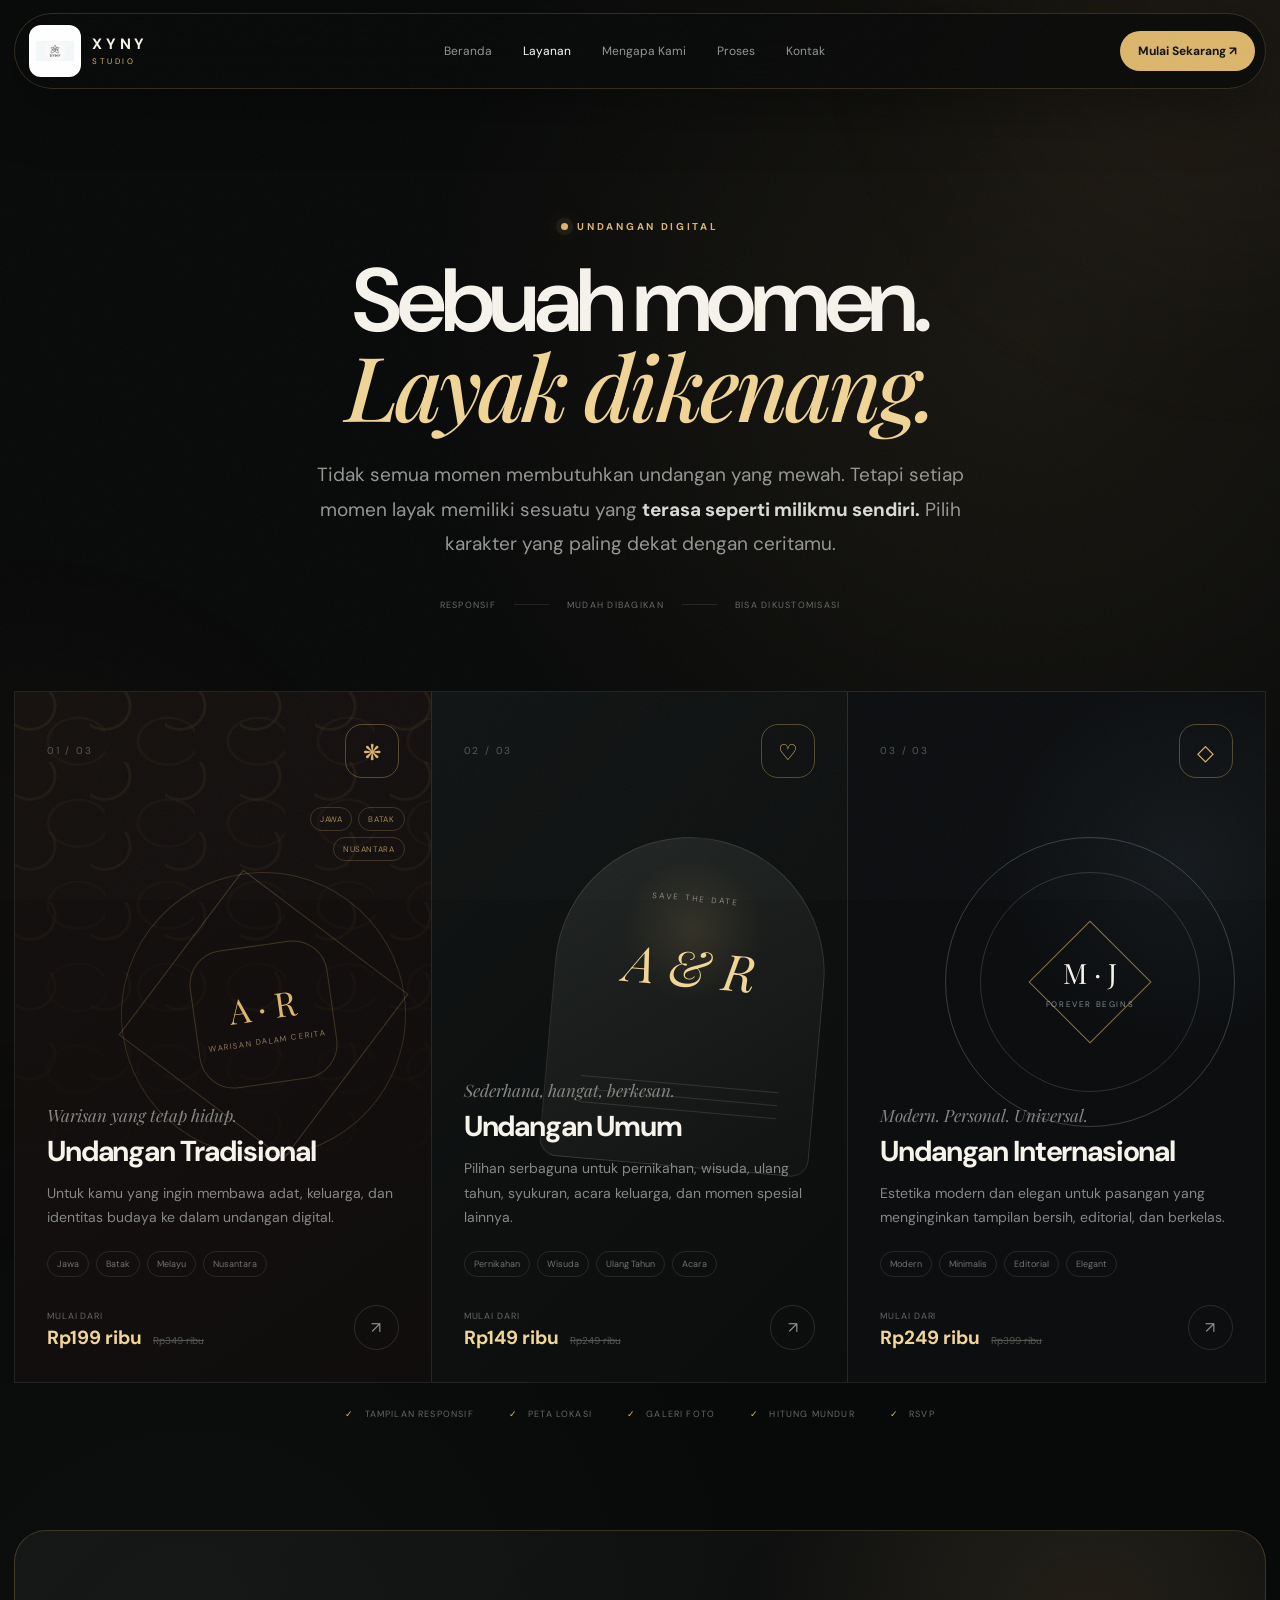
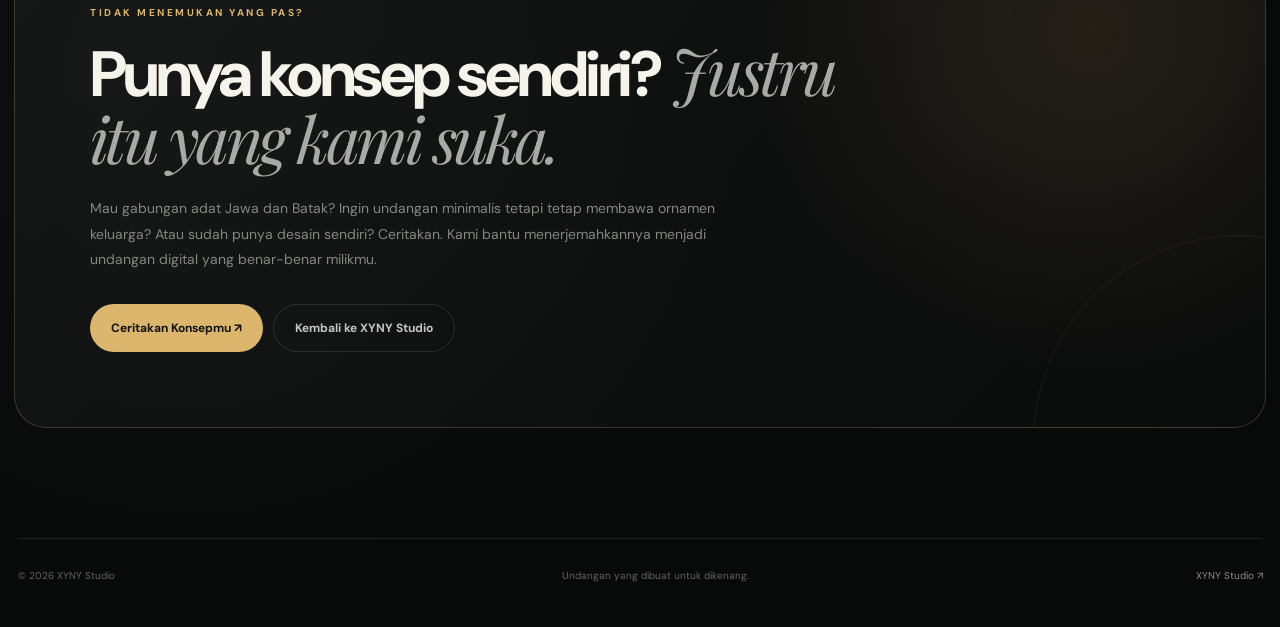
<file: undangan.html>
<!DOCTYPE html>
<html lang="id">
<head>
<meta charset="UTF-8">

<meta name="viewport"
      content="width=device-width, initial-scale=1.0">

<meta name="theme-color" content="#090909">

<meta name="description"
      content="Pilih konsep undangan digital XYNY Studio: Tradisional, Umum, atau Internasional.">

<title>Undangan Digital — XYNY Studio</title>

<link rel="preconnect"
      href="https://fonts.googleapis.com">

<link rel="preconnect"
      href="https://fonts.gstatic.com"
      crossorigin>

<link href="https://fonts.googleapis.com/css2?family=DM+Sans:wght@400;500;600;700&family=Playfair+Display:ital,wght@400;500;600;700&family=Italianno&display=swap"
      rel="stylesheet">

<style>

/* =========================================================
   XYNY STUDIO
   UNDANGAN DIGITAL — PRODUCT SELECTION
========================================================= */

:root{
    --black:#080909;
    --black-2:#0f1010;
    --black-3:#151616;

    --white:#f6f3eb;

    --muted:#959793;
    --muted-2:#626561;

    --gold:#dcb66c;
    --gold-light:#f0d596;

    --line:rgba(255,255,255,.10);

    --green:#274637;
    --maroon:#6e2930;

    --serif:"Playfair Display",Georgia,serif;
    --sans:"DM Sans",Arial,sans-serif;

    --max:1400px;
}


/* =========================================================
   RESET
========================================================= */

*{
    margin:0;
    padding:0;
    box-sizing:border-box;
}

html{
    scroll-behavior:smooth;
}

body{
    background:
        radial-gradient(
            circle at 80% 15%,
            rgba(220,182,108,.08),
            transparent 28%
        ),
        radial-gradient(
            circle at 15% 75%,
            rgba(255,255,255,.025),
            transparent 30%
        ),
        var(--black);

    color:var(--white);

    font-family:var(--sans);

    overflow-x:hidden;
}

body.menu-open{
    overflow:hidden;
}

a{
    color:inherit;
    text-decoration:none;
}

button{
    font:inherit;
}

::selection{
    background:var(--gold);
    color:#111;
}


/* =========================================================
   GRAIN
========================================================= */

body::after{
    content:"";

    position:fixed;
    inset:0;

    z-index:100;

    pointer-events:none;

    opacity:.035;

    background-image:
        url("data:image/svg+xml,%3Csvg xmlns='http://www.w3.org/2000/svg' width='180' height='180' viewBox='0 0 180 180'%3E%3Cfilter id='noise'%3E%3CfeTurbulence type='fractalNoise' baseFrequency='.9' numOctaves='3' stitchTiles='stitch'/%3E%3C/filter%3E%3Crect width='100%25' height='100%25' filter='url(%23noise)'/%3E%3C/svg%3E");
}


/* =========================================================
   BACKGROUND ORBS
========================================================= */

.glow{
    position:fixed;

    width:500px;
    height:500px;

    border-radius:50%;

    background:rgba(220,182,108,.05);

    filter:blur(100px);

    pointer-events:none;

    z-index:-1;
}

.glow-one{
    top:-230px;
    right:-200px;
}

.glow-two{
    bottom:-260px;
    left:-220px;

    opacity:.5;
}


/* =========================================================
   NAVBAR
========================================================= */

.navbar{
    position:sticky;

    top:13px;

    z-index:90;

    width:min(
        calc(100% - 28px),
        1370px
    );

    min-height:76px;

    margin:13px auto 0;

    padding:8px 10px 8px 14px;

    display:flex;

    align-items:center;

    justify-content:space-between;

    gap:20px;

    border:1px solid rgba(220,182,108,.20);

    border-radius:999px;

    background:
        rgba(8,9,9,.78);

    backdrop-filter:blur(24px);
    -webkit-backdrop-filter:blur(24px);

    box-shadow:
        0 18px 60px rgba(0,0,0,.35);
}

.brand{
    display:flex;
    align-items:center;
    gap:11px;
}

.brand-logo{
    width:52px;
    height:52px;

    background:white;

    border-radius:12px;

    object-fit:contain;

    padding:7px;
}

.brand-name{
    display:flex;
    flex-direction:column;
    gap:5px;
    line-height:1;
}

.brand-name strong{
    font-size:15px;
    letter-spacing:.25em;
}

.brand-name small{
    color:var(--gold);

    font-size:8px;

    letter-spacing:.32em;
}

.nav-links{
    display:flex;
    align-items:center;
    gap:31px;
}

.nav-links a{
    color:#929591;

    font-size:12px;

    transition:.25s ease;
}

.nav-links a:hover{
    color:white;
}

.nav-links a.active{
    color:white;
}

.nav-cta{
    background:var(--gold);

    color:#111;

    padding:12px 18px;

    border-radius:999px;

    font-size:12px;

    font-weight:700;

    transition:.3s;
}

.nav-cta:hover{
    background:var(--gold-light);

    transform:translateY(-2px);

    box-shadow:
        0 12px 35px rgba(220,182,108,.16);
}

.menu-button{
    display:none;

    width:43px;
    height:43px;

    border:1px solid var(--line);

    border-radius:50%;

    background:transparent;

    color:white;
}


/* =========================================================
   HERO
========================================================= */

.hero{
    width:min(
        calc(100% - 35px),
        1200px
    );

    margin:auto;

    padding:
        125px
        0
        80px;

    text-align:center;
}

.eyebrow{
    display:inline-flex;

    align-items:center;

    gap:9px;

    color:var(--gold);

    font-size:10px;

    font-weight:700;

    letter-spacing:.27em;

    text-transform:uppercase;

    margin-bottom:26px;
}

.eyebrow::before{
    content:"";

    width:7px;
    height:7px;

    background:var(--gold);

    border-radius:50%;

    box-shadow:
        0 0 0 5px
        rgba(220,182,108,.08),
        0 0 22px
        rgba(220,182,108,.45);
}

.hero h1{
    font-size:
        clamp(
            48px,
            7vw,
            100px
        );

    line-height:.94;

    letter-spacing:-.06em;

    font-weight:600;
}

.hero h1 em{
    display:block;

    font-family:var(--serif);

    color:var(--gold-light);

    font-weight:500;

    letter-spacing:-.045em;
}

.hero-copy{
    max-width:670px;

    margin:31px auto 0;

    color:var(--muted);

    font-size:
        clamp(
            15px,
            1.6vw,
            19px
        );

    line-height:1.8;
}

.hero-copy strong{
    color:#d9dbd8;
}


/* =========================================================
   MICRO TRUST
========================================================= */

.trust{
    display:flex;

    align-items:center;

    justify-content:center;

    gap:18px;

    margin-top:38px;

    color:#686b68;

    font-size:9px;

    letter-spacing:.14em;

    text-transform:uppercase;
}

.trust-line{
    width:35px;
    height:1px;
    background:var(--line);
}


/* =========================================================
   CHOICES
========================================================= */

.choices{
    width:min(
        calc(100% - 28px),
        var(--max)
    );

    margin:auto;

    padding-bottom:110px;
}

.choice-grid{
    display:grid;

    grid-template-columns:
        repeat(3,1fr);

    border:1px solid var(--line);
}


/* =========================================================
   CHOICE BASE
========================================================= */

.choice{
    position:relative;

    min-height:690px;

    padding:32px;

    display:flex;

    flex-direction:column;

    overflow:hidden;

    border-right:1px solid var(--line);

    transition:
        background .5s ease,
        transform .5s cubic-bezier(.2,.8,.2,1);
}

.choice:last-child{
    border-right:0;
}

.choice:hover{
    z-index:2;

    transform:translateY(-5px);

    background:rgba(255,255,255,.025);
}

.choice::after{
    content:"";

    position:absolute;

    width:360px;
    height:360px;

    border-radius:50%;

    right:-180px;
    top:50px;

    background:rgba(220,182,108,.055);

    filter:blur(80px);

    opacity:0;

    transition:.6s ease;

    pointer-events:none;
}

.choice:hover::after{
    opacity:1;
}


/* =========================================================
   TOP
========================================================= */

.choice-top{
    display:flex;

    align-items:center;

    justify-content:space-between;

    position:relative;

    z-index:4;
}

.choice-number{
    color:#555854;

    font-size:10px;

    letter-spacing:.18em;
}

.choice-icon{
    width:54px;
    height:54px;

    border:1px solid rgba(220,182,108,.34);

    border-radius:17px;

    display:flex;

    align-items:center;

    justify-content:center;

    color:var(--gold);

    font-family:var(--serif);

    font-size:22px;
}


/* =========================================================
   CULTURAL VISUAL — TRADITIONAL
========================================================= */

.traditional{
    background:
        linear-gradient(
            145deg,
            #15110f,
            #100d0d
        );
}

/* batik field */

.batik-pattern{
    position:absolute;

    inset:0;

    opacity:.18;

    background:
        radial-gradient(
            ellipse at 20% 20%,
            transparent 0 23px,
            rgba(220,182,108,.4) 24px 26px,
            transparent 27px
        ),
        radial-gradient(
            ellipse at 70% 60%,
            transparent 0 28px,
            rgba(220,182,108,.25) 29px 31px,
            transparent 32px
        );

    background-size:
        75px 70px,
        90px 82px;

    mask-image:
        linear-gradient(
            to bottom,
            black,
            transparent 78%
        );
}

/* budaya badge */

.culture-badge{
    position:absolute;

    right:26px;
    top:115px;

    display:flex;

    gap:6px;

    flex-wrap:wrap;

    max-width:170px;

    justify-content:flex-end;

    opacity:.78;

    z-index:3;
}

.culture-badge span{
    padding:6px 9px;

    border:
        1px solid
        rgba(220,182,108,.28);

    border-radius:999px;

    color:#c9aa6a;

    font-size:8px;

    letter-spacing:.08em;

    text-transform:uppercase;
}


/* central cultural emblem */

.traditional-art{
    position:absolute;

    width:285px;
    height:285px;

    right:25px;
    top:180px;

    border:
        1px solid
        rgba(220,182,108,.18);

    border-radius:50%;

    transform:rotate(-8deg);

    transition:
        transform 1s
        cubic-bezier(.2,.8,.2,1);
}

.traditional:hover
.traditional-art{
    transform:
        rotate(0deg)
        scale(1.06);
}

.traditional-art::before,
.traditional-art::after{
    content:"";

    position:absolute;

    border:
        1px solid
        rgba(220,182,108,.23);

    transform:rotate(45deg);

    inset:38px;
}

.traditional-art::after{
    inset:72px;

    transform:rotate(0deg);

    border-radius:25%;
}

.traditional-center{
    position:absolute;

    inset:0;

    display:flex;

    flex-direction:column;

    align-items:center;

    justify-content:center;

    color:var(--gold);

    text-align:center;
}

.traditional-center strong{
    font-family:var(--serif);

    font-size:34px;

    font-weight:400;
}

.traditional-center small{
    margin-top:7px;

    color:#8d7960;

    font-size:8px;

    letter-spacing:.16em;

    text-transform:uppercase;
}


/* =========================================================
   GENERAL VISUAL
========================================================= */

.general{
    background:
        linear-gradient(
            135deg,
            #111414,
            #0c0d0d
        );
}

.general-art{
    position:absolute;

    top:145px;
    right:25px;

    width:270px;
    height:330px;

    border-radius:
        135px
        135px
        18px
        18px;

    border:
        1px solid
        rgba(255,255,255,.10);

    background:
        radial-gradient(
            circle at 50% 28%,
            rgba(220,182,108,.13),
            transparent 26%
        ),
        linear-gradient(
            145deg,
            #222624,
            #111312
        );

    transform:rotate(5deg);

    transition:
        transform .9s
        cubic-bezier(.2,.8,.2,1);
}

.general:hover
.general-art{
    transform:
        rotate(0deg)
        translateY(-8px);
}

.general-art::before{
    content:"SAVE THE DATE";

    position:absolute;

    top:55px;
    left:0;
    right:0;

    text-align:center;

    font-size:8px;

    letter-spacing:.3em;

    color:#888b87;
}

.general-art::after{
    content:"A & R";

    position:absolute;

    top:95px;
    left:0;
    right:0;

    text-align:center;

    font-family:var(--serif);

    font-size:50px;

    color:var(--gold-light);

    font-style:italic;
}

.general-lines{
    position:absolute;

    left:35px;
    right:35px;
    bottom:55px;
}

.general-lines span{
    display:block;

    height:1px;

    margin-top:12px;

    background:
        rgba(255,255,255,.12);
}


/* =========================================================
   INTERNATIONAL
========================================================= */

.international{
    background:
        radial-gradient(
            circle at 80% 25%,
            rgba(140,170,190,.07),
            transparent 30%
        ),
        #0c0e10;
}

.international-art{
    position:absolute;

    top:145px;
    right:30px;

    width:290px;
    height:290px;

    border-radius:50%;

    border:
        1px solid
        rgba(185,207,220,.25);

    transition:
        transform 1s
        cubic-bezier(.2,.8,.2,1);
}

.international:hover
.international-art{
    transform:
        rotate(18deg)
        scale(1.05);
}

.international-art::before{
    content:"";

    position:absolute;

    inset:34px;

    border:
        1px solid
        rgba(185,207,220,.18);

    border-radius:50%;
}

.international-art::after{
    content:"";

    position:absolute;

    width:85px;
    height:85px;

    border:
        1px solid
        rgba(220,182,108,.6);

    left:50%;
    top:50%;

    transform:
        translate(-50%,-50%)
        rotate(45deg);
}

.international-center{
    position:absolute;

    inset:0;

    display:flex;

    justify-content:center;

    align-items:center;

    flex-direction:column;

    text-align:center;
}

.international-center strong{
    font-family:var(--serif);

    font-weight:400;

    font-size:28px;
}

.international-center small{
    color:#7f898e;

    font-size:8px;

    letter-spacing:.2em;

    margin-top:8px;

    text-transform:uppercase;
}


/* =========================================================
   CARD CONTENT
========================================================= */

.choice-content{
    position:relative;

    z-index:5;

    margin-top:auto;

    max-width:430px;
}

.choice-label{
    font-family:var(--serif);

    font-style:italic;

    color:#858782;

    font-size:17px;

    margin-bottom:10px;
}

.choice h2{
    font-size:
        clamp(
            26px,
            2.25vw,
            35px
        );

    line-height:1.05;

    letter-spacing:-.04em;

    margin-bottom:15px;
}

.choice-description{
    color:#858884;

    font-size:14px;

    line-height:1.75;
}

.choice-tags{
    display:flex;

    flex-wrap:wrap;

    gap:7px;

    margin-top:21px;
}

.choice-tags span{
    border:
        1px solid
        rgba(255,255,255,.10);

    padding:6px 9px;

    border-radius:999px;

    color:#70736f;

    font-size:9px;
}


/* =========================================================
   PRICE
========================================================= */

.choice-bottom{
    position:relative;

    z-index:5;

    margin-top:28px;

    display:flex;

    align-items:end;

    justify-content:space-between;

    gap:15px;
}

.price-label{
    color:#666965;

    font-size:9px;

    text-transform:uppercase;

    letter-spacing:.1em;
}

.price{
    margin-top:3px;

    font-size:19px;

    color:var(--gold-light);

    font-weight:700;
}

.price-old{
    margin-left:7px;

    color:#555752;

    font-size:10px;

    text-decoration:line-through;

    font-weight:400;
}

.choice-arrow{
    width:45px;
    height:45px;

    border:
        1px solid
        rgba(255,255,255,.12);

    border-radius:50%;

    display:flex;

    align-items:center;

    justify-content:center;

    color:#8c8f8b;

    transition:.35s ease;
}

.choice:hover
.choice-arrow{
    background:var(--gold);

    color:#111;

    transform:
        translate(3px,-3px);
}


/* =========================================================
   SMALL PROMISE
========================================================= */

.under-choices{
    display:flex;

    justify-content:center;

    gap:35px;

    flex-wrap:wrap;

    padding-top:25px;

    color:#666965;

    font-size:9px;

    text-transform:uppercase;

    letter-spacing:.13em;
}

.under-choices span::before{
    content:"✓";

    color:var(--gold);

    margin-right:7px;
}


/* =========================================================
   CUSTOM
========================================================= */

.custom{
    width:min(
        calc(100% - 28px),
        1370px
    );

    margin:auto;

    padding-bottom:110px;
}

.custom-box{
    position:relative;

    overflow:hidden;

    padding:
        clamp(40px,6vw,75px);

    border:
        1px solid
        rgba(220,182,108,.22);

    border-radius:32px;

    background:
        radial-gradient(
            circle at 86% 20%,
            rgba(220,182,108,.11),
            transparent 30%
        ),
        linear-gradient(
            135deg,
            rgba(255,255,255,.045),
            rgba(255,255,255,.01)
        );
}

.custom-box::before{
    content:"";

    position:absolute;

    width:410px;
    height:410px;

    border:
        1px solid
        rgba(220,182,108,.08);

    border-radius:50%;

    right:-180px;
    bottom:-220px;
}

.custom-label{
    color:var(--gold);

    font-size:10px;

    font-weight:700;

    letter-spacing:.25em;

    margin-bottom:20px;
}

.custom h2{
    max-width:800px;

    font-size:
        clamp(
            35px,
            5vw,
            67px
        );

    line-height:.98;

    letter-spacing:-.055em;
}

.custom h2 em{
    font-family:var(--serif);

    color:#a9aaa6;

    font-weight:400;
}

.custom p{
    max-width:650px;

    color:#858783;

    line-height:1.8;

    margin-top:22px;

    font-size:14px;
}

.custom-actions{
    display:flex;

    flex-wrap:wrap;

    gap:10px;

    margin-top:32px;
}

.button{
    display:inline-flex;

    align-items:center;

    justify-content:center;

    gap:11px;

    padding:15px 21px;

    border-radius:999px;

    font-size:12px;

    font-weight:700;

    transition:.3s;
}

.button-primary{
    background:var(--gold);

    color:#111;
}

.button-primary:hover{
    transform:translateY(-3px);

    background:var(--gold-light);
}

.button-secondary{
    border:
        1px solid
        rgba(255,255,255,.11);

    color:#c4c6c2;
}

.button-secondary:hover{
    border-color:
        rgba(220,182,108,.4);
}


/* =========================================================
   FOOTER
========================================================= */

footer{
    width:min(
        calc(100% - 35px),
        1370px
    );

    margin:auto;

    border-top:1px solid var(--line);

    padding:30px 0 45px;

    display:flex;

    align-items:center;

    justify-content:space-between;

    gap:25px;

    color:#626561;

    font-size:10px;
}

footer a{
    color:#8c8e8a;

    transition:.2s;
}

footer a:hover{
    color:var(--gold);
}


/* =========================================================
   REVEAL
========================================================= */

.reveal{
    opacity:0;

    transform:translateY(30px);

    transition:
        opacity .85s ease,
        transform .85s
        cubic-bezier(.2,.8,.2,1);
}

.reveal.show{
    opacity:1;

    transform:none;
}


/* =========================================================
   MOBILE
========================================================= */

@media(max-width:930px){

    .nav-links,
    .nav-cta{
        display:none;
    }

    .menu-button{
        display:flex;
        align-items:center;
        justify-content:center;
    }

    .choice-grid{
        grid-template-columns:1fr;
    }

    .choice{
        min-height:610px;

        border-right:0;

        border-bottom:1px solid var(--line);
    }

    .choice:last-child{
        border-bottom:0;
    }

}


@media(max-width:600px){

    .navbar{
        top:8px;

        min-height:66px;

        width:
            calc(100% - 18px);

        margin-top:8px;
    }

    .brand-logo{
        width:44px;
        height:44px;
    }

    .brand-name strong{
        font-size:13px;
    }

    .brand-name small{
        font-size:6px;
    }

    .hero{
        width:
            calc(100% - 25px);

        padding:
            90px
            0
            65px;
    }

    .hero h1{
        font-size:
            clamp(
                43px,
                13vw,
                65px
            );
    }

    .hero-copy{
        font-size:15px;
    }

    .trust{
        gap:10px;
        font-size:7px;
    }

    .trust-line{
        width:22px;
    }

    .choices{
        width:
            calc(100% - 14px);
    }

    .choice{
        min-height:570px;
        padding:25px;
    }

    .choice h2{
        font-size:27px;
    }

    .choice-description{
        font-size:13px;
    }

    .traditional-art{
        width:245px;
        height:245px;
        right:0;
        top:165px;
        opacity:.65;
    }

    .culture-badge{
        right:20px;
        top:105px;
    }

    .general-art{
        width:245px;
        height:300px;
        right:5px;
        top:145px;
        opacity:.65;
    }

    .international-art{
        width:245px;
        height:245px;
        right:0;
        top:165px;
        opacity:.65;
    }

    .custom{
        width:
            calc(100% - 14px);
    }

    .custom-box{
        padding:
            38px
            24px;

        border-radius:24px;
    }

    .custom h2{
        font-size:38px;
    }

    footer{
        width:
            calc(100% - 24px);

        flex-direction:column;

        align-items:flex-start;
    }

}


@media(prefers-reduced-motion:reduce){

    *,
    *::before,
    *::after{
        animation:none!important;

        transition:none!important;

        scroll-behavior:auto!important;
    }

    .reveal{
        opacity:1;

        transform:none;
    }
}

</style>
</head>


<body>


<div class="glow glow-one"></div>
<div class="glow glow-two"></div>


<!-- =====================================================
     NAVBAR
===================================================== -->

<header class="navbar">

    <a
        href="index.html"
        class="brand"
    >

        <img
            src="logo.png"
            alt="Logo XYNY Studio"
            class="brand-logo"
        >

        <div class="brand-name">

            <strong>
                XYNY
            </strong>

            <small>
                STUDIO
            </small>

        </div>

    </a>


    <nav class="nav-links">

        <a href="index.html">
            Beranda
        </a>

        <a
            href="index.html#layanan"
            class="active"
        >
            Layanan
        </a>

        <a href="index.html#tentang">
            Mengapa Kami
        </a>

        <a href="index.html#proses">
            Proses
        </a>

        <a href="index.html#kontak">
            Kontak
        </a>

    </nav>


    <a
        href="https://wa.me/6280000000000"
        target="_blank"
        rel="noopener"
        class="nav-cta"
    >
        Mulai Sekarang ↗
    </a>


    <button
        class="menu-button"
        aria-label="Menu"
    >
        ☰
    </button>

</header>



<!-- =====================================================
     HERO
===================================================== -->

<main>

<section class="hero reveal">

    <div class="eyebrow">
        UNDANGAN DIGITAL
    </div>


    <h1>

        Sebuah momen.

        <em>
            Layak dikenang.
        </em>

    </h1>


    <p class="hero-copy">

        Tidak semua momen membutuhkan undangan yang mewah.
        Tetapi setiap momen layak memiliki sesuatu yang
        <strong>terasa seperti milikmu sendiri.</strong>

        Pilih karakter yang paling dekat dengan ceritamu.

    </p>


    <div class="trust">

        <span>
            Responsif
        </span>

        <span class="trust-line"></span>

        <span>
            Mudah dibagikan
        </span>

        <span class="trust-line"></span>

        <span>
            Bisa dikustomisasi
        </span>

    </div>

</section>



<!-- =====================================================
     THREE CHOICES
===================================================== -->

<section class="choices">

    <div class="choice-grid">


        <!-- =================================================
             TRADISIONAL
        ================================================== -->

        <a
            href="demo-undangan-tradisional.html"
            class="choice traditional reveal"
        >

            <div class="batik-pattern"></div>


            <div class="choice-top">

                <span class="choice-number">
                    01 / 03
                </span>


                <span class="choice-icon">
                    ❋
                </span>

            </div>


            <div class="culture-badge">

                <span>
                    Jawa
                </span>

                <span>
                    Batak
                </span>

                <span>
                    Nusantara
                </span>

            </div>


            <div class="traditional-art">

                <div class="traditional-center">

                    <strong>
                        A · R
                    </strong>

                    <small>
                        Warisan dalam cerita
                    </small>

                </div>

            </div>


            <div class="choice-content">

                <div class="choice-label">
                    Warisan yang tetap hidup.
                </div>


                <h2>
                    Undangan Tradisional
                </h2>


                <p class="choice-description">

                    Untuk kamu yang ingin membawa
                    adat, keluarga, dan identitas budaya
                    ke dalam undangan digital.

                </p>


                <div class="choice-tags">

                    <span>
                        Jawa
                    </span>

                    <span>
                        Batak
                    </span>

                    <span>
                        Melayu
                    </span>

                    <span>
                        Nusantara
                    </span>

                </div>

            </div>


            <div class="choice-bottom">

                <div>

                    <div class="price-label">
                        Mulai dari
                    </div>

                    <div class="price">

                        Rp199 ribu

                        <span class="price-old">
                            Rp349 ribu
                        </span>

                    </div>

                </div>


                <div class="choice-arrow">
                    ↗
                </div>

            </div>

        </a>



        <!-- =================================================
             UMUM
        ================================================== -->

        <a
            href="demo-undangan-umum.html"
            class="choice general reveal"
        >

            <div class="choice-top">

                <span class="choice-number">
                    02 / 03
                </span>


                <span class="choice-icon">
                    ♡
                </span>

            </div>


            <div class="general-art">

                <div class="general-lines">

                    <span></span>
                    <span></span>
                    <span></span>

                </div>

            </div>


            <div class="choice-content">

                <div class="choice-label">
                    Sederhana, hangat, berkesan.
                </div>


                <h2>
                    Undangan Umum
                </h2>


                <p class="choice-description">

                    Pilihan serbaguna untuk pernikahan,
                    wisuda, ulang tahun, syukuran,
                    acara keluarga, dan momen spesial lainnya.

                </p>


                <div class="choice-tags">

                    <span>
                        Pernikahan
                    </span>

                    <span>
                        Wisuda
                    </span>

                    <span>
                        Ulang Tahun
                    </span>

                    <span>
                        Acara
                    </span>

                </div>

            </div>


            <div class="choice-bottom">

                <div>

                    <div class="price-label">
                        Mulai dari
                    </div>

                    <div class="price">

                        Rp149 ribu

                        <span class="price-old">
                            Rp249 ribu
                        </span>

                    </div>

                </div>


                <div class="choice-arrow">
                    ↗
                </div>

            </div>

        </a>



        <!-- =================================================
             INTERNATIONAL
        ================================================== -->

        <a
            href="demo-undangan-internasional.html"
            class="choice international reveal"
        >

            <div class="choice-top">

                <span class="choice-number">
                    03 / 03
                </span>


                <span class="choice-icon">
                    ◇
                </span>

            </div>


            <div class="international-art">

                <div class="international-center">

                    <strong>
                        M · J
                    </strong>

                    <small>
                        Forever begins
                    </small>

                </div>

            </div>


            <div class="choice-content">

                <div class="choice-label">
                    Modern. Personal. Universal.
                </div>


                <h2>
                    Undangan Internasional
                </h2>


                <p class="choice-description">

                    Estetika modern dan elegan untuk pasangan
                    yang menginginkan tampilan bersih,
                    editorial, dan berkelas.

                </p>


                <div class="choice-tags">

                    <span>
                        Modern
                    </span>

                    <span>
                        Minimalis
                    </span>

                    <span>
                        Editorial
                    </span>

                    <span>
                        Elegant
                    </span>

                </div>

            </div>


            <div class="choice-bottom">

                <div>

                    <div class="price-label">
                        Mulai dari
                    </div>

                    <div class="price">

                        Rp249 ribu

                        <span class="price-old">
                            Rp399 ribu
                        </span>

                    </div>

                </div>


                <div class="choice-arrow">
                    ↗
                </div>

            </div>

        </a>

    </div>


    <div class="under-choices">

        <span>
            Tampilan responsif
        </span>

        <span>
            Peta lokasi
        </span>

        <span>
            Galeri foto
        </span>

        <span>
            Hitung mundur
        </span>

        <span>
            RSVP
        </span>

    </div>

</section>



<!-- =====================================================
     CUSTOM
===================================================== -->

<section class="custom reveal">

    <div class="custom-box">

        <div class="custom-label">
            TIDAK MENEMUKAN YANG PAS?
        </div>


        <h2>

            Punya konsep sendiri?

            <em>
                Justru itu yang kami suka.
            </em>

        </h2>


        <p>

            Mau gabungan adat Jawa dan Batak?
            Ingin undangan minimalis tetapi tetap membawa
            ornamen keluarga?
            Atau sudah punya desain sendiri?

            Ceritakan. Kami bantu menerjemahkannya
            menjadi undangan digital yang benar-benar milikmu.

        </p>


        <div class="custom-actions">

            <a
                href="https://wa.me/6280000000000?text=Halo%20XYNY%20Studio%2C%20saya%20punya%20konsep%20undangan%20sendiri%20dan%20ingin%20berkonsultasi."
                target="_blank"
                rel="noopener"
                class="button button-primary"
            >
                Ceritakan Konsepmu ↗
            </a>


            <a
                href="index.html"
                class="button button-secondary"
            >
                Kembali ke XYNY Studio
            </a>

        </div>

    </div>

</section>

</main>



<!-- =====================================================
     FOOTER
===================================================== -->

<footer>

    <span>
        © 2026 XYNY Studio
    </span>


    <span>
        Undangan yang dibuat untuk dikenang.
    </span>


    <a href="index.html">
        XYNY Studio ↗
    </a>

</footer>



<script>

/* =========================================================
   REVEAL
========================================================= */

const revealObserver =
    new IntersectionObserver(
        entries => {

            entries.forEach(entry => {

                if(entry.isIntersecting){

                    entry.target.classList.add("show");

                    revealObserver.unobserve(
                        entry.target
                    );

                }

            });

        },
        {
            threshold:.1
        }
    );


document
    .querySelectorAll(".reveal")
    .forEach(element => {

        revealObserver.observe(element);

    });


/* =========================================================
   MOBILE MENU
========================================================= */

const menuButton =
    document.querySelector(".menu-button");

const navLinks =
    document.querySelector(".nav-links");


menuButton.addEventListener(
    "click",
    () => {

        const opened =
            navLinks.dataset.open === "true";

        if(opened){

            navLinks.dataset.open = "false";

            navLinks.style.display = "";

        }else{

            navLinks.dataset.open = "true";

            navLinks.style.display = "flex";

            navLinks.style.position =
                "absolute";

            navLinks.style.top =
                "68px";

            navLinks.style.left =
                "0";

            navLinks.style.right =
                "0";

            navLinks.style.padding =
                "18px";

            navLinks.style.flexDirection =
                "column";

            navLinks.style.alignItems =
                "stretch";

            navLinks.style.gap =
                "2px";

            navLinks.style.background =
                "rgba(8,9,9,.97)";

            navLinks.style.border =
                "1px solid rgba(255,255,255,.1)";

            navLinks.style.borderRadius =
                "22px";

            navLinks.style.backdropFilter =
                "blur(20px)";
        }

    }
);


/* =========================================================
   CARD MOUSE TILT — DESKTOP
========================================================= */

document
    .querySelectorAll(".choice")
    .forEach(card => {

        card.addEventListener(
            "mousemove",
            event => {

                if(window.innerWidth < 900)
                    return;

                const rect =
                    card.getBoundingClientRect();

                const x =
                    event.clientX -
                    rect.left -
                    rect.width / 2;

                const y =
                    event.clientY -
                    rect.top -
                    rect.height / 2;

                const rotateX =
                    -(y / rect.height) * 2.5;

                const rotateY =
                    (x / rect.width) * 2.5;

                card.style.transform =
                    `perspective(1000px)
                     rotateX(${rotateX}deg)
                     rotateY(${rotateY}deg)
                     translateY(-4px)`;

            }
        );


        card.addEventListener(
            "mouseleave",
            () => {

                card.style.transform = "";

            }
        );

    });


/* =========================================================
   MOBILE MENU RESET
========================================================= */

window.addEventListener(
    "resize",
    () => {

        if(window.innerWidth > 900){

            navLinks.style.display = "";

            navLinks.dataset.open =
                "false";

        }

    }
);

</script>

</body>
</html>
</file>
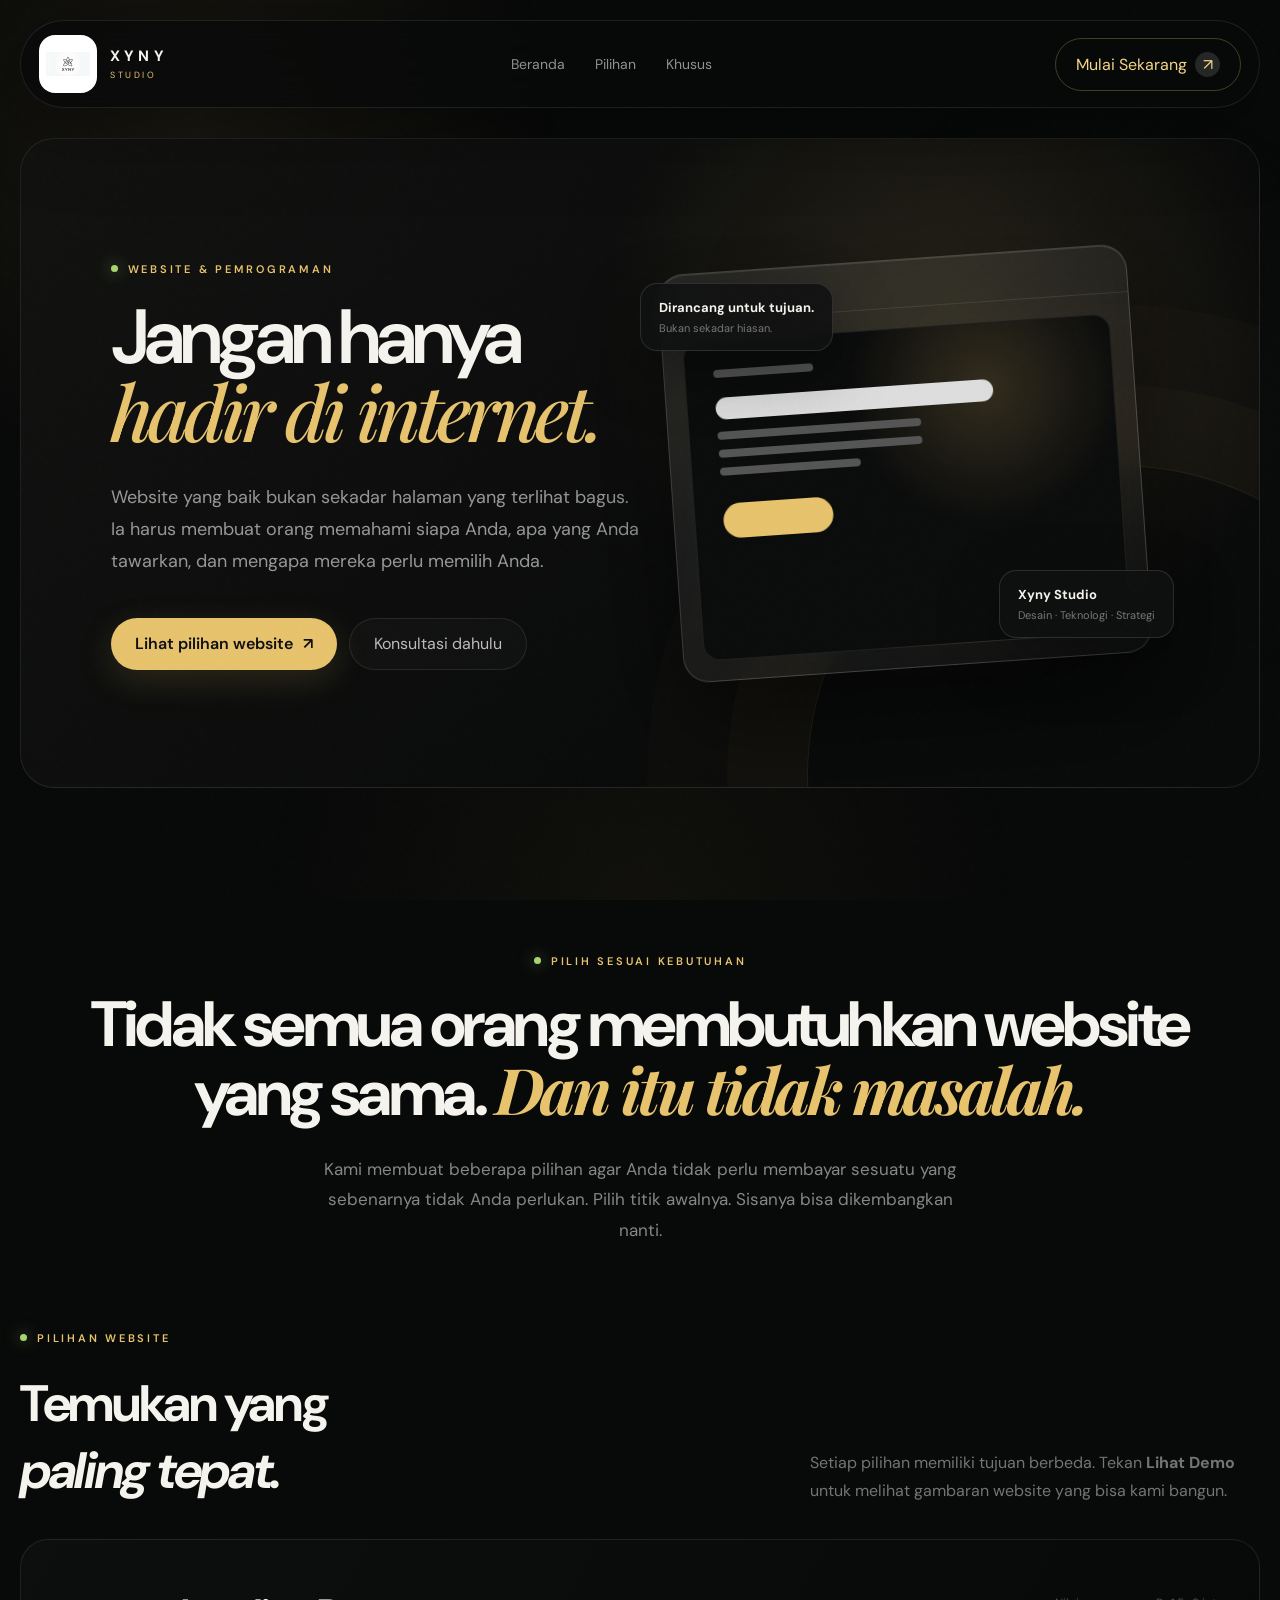
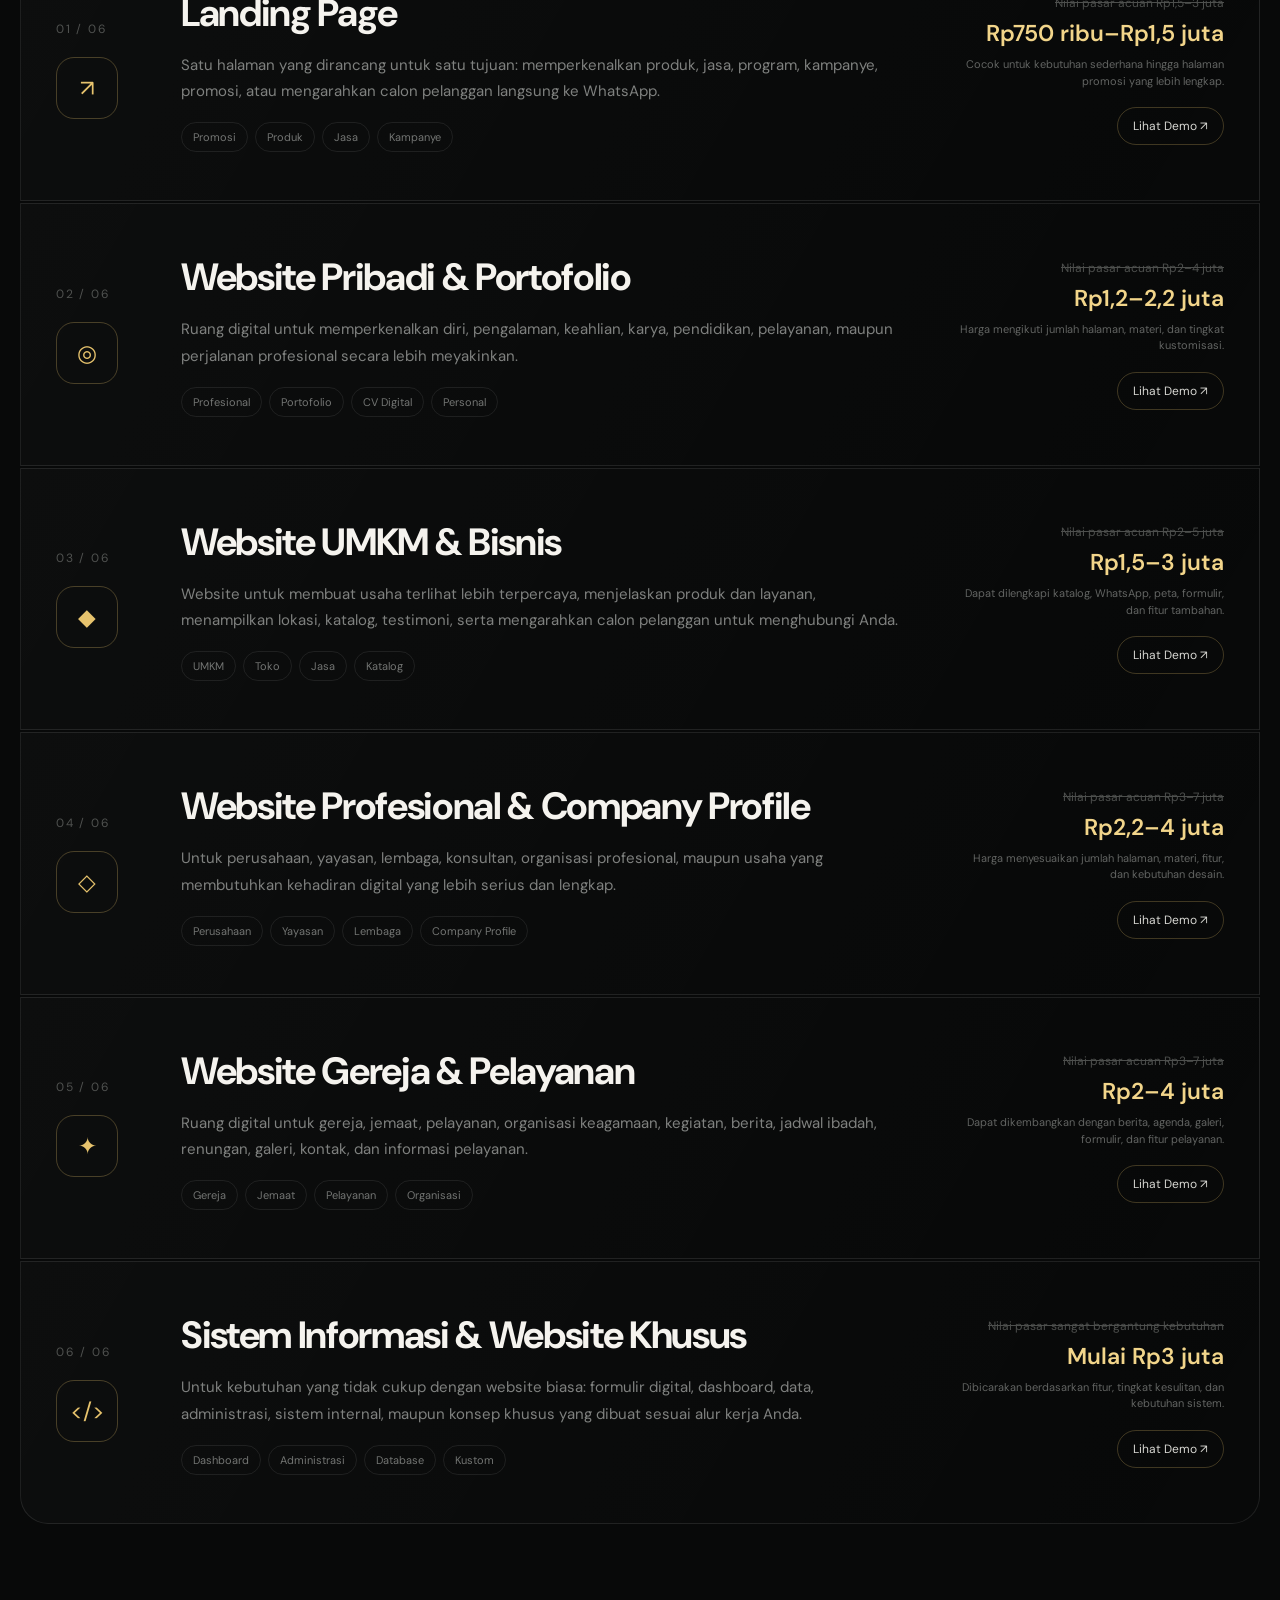
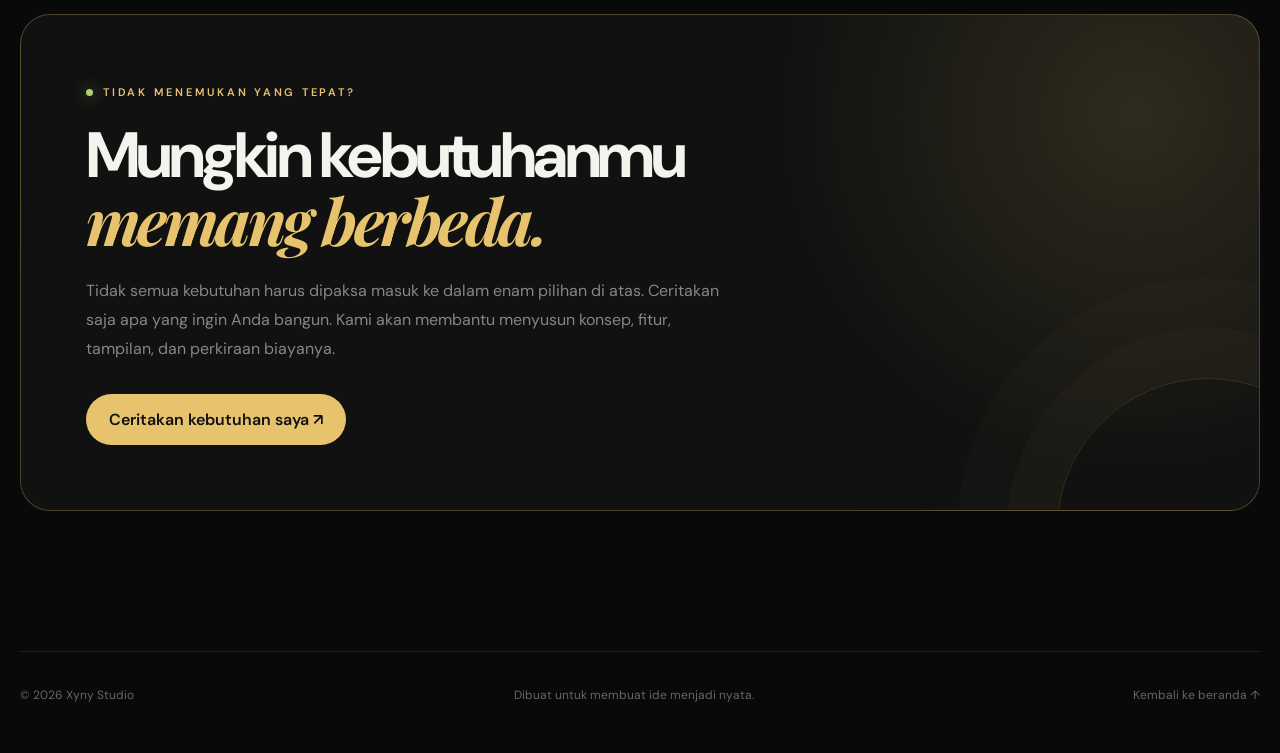
<file: website.html>
<!DOCTYPE html>
<html lang="id">
<head>
<meta charset="UTF-8">
<meta name="viewport" content="width=device-width, initial-scale=1.0">

<meta name="description"
content="Xyny Studio — Pilih website yang sesuai dengan kebutuhan Anda. Website profesional dengan harga yang masuk akal dan desain yang dirancang untuk digunakan.">

<meta name="theme-color" content="#090909">

<title>Website & Pemrograman — Xyny Studio</title>

<link rel="preconnect" href="https://fonts.googleapis.com">
<link rel="preconnect" href="https://fonts.gstatic.com" crossorigin>

<link href="https://fonts.googleapis.com/css2?family=DM+Sans:wght@400;500;600;700&family=Playfair+Display:ital,wght@500;600;700&display=swap" rel="stylesheet">

<style>

/* =========================================================
   RESET
========================================================= */

*{
    margin:0;
    padding:0;
    box-sizing:border-box;
}

html{
    scroll-behavior:smooth;
}

body{
    background:#080909;
    color:#f5f3ee;
    font-family:"DM Sans",sans-serif;
    overflow-x:hidden;
}

a{
    color:inherit;
    text-decoration:none;
}

button{
    font:inherit;
}


/* =========================================================
   VARIABLES
========================================================= */

:root{
    --bg:#080909;
    --bg-soft:#0d0e0e;
    --card:#101111;
    --card-hover:#151616;

    --white:#f6f4ef;
    --muted:#8f918f;
    --muted-2:#666866;

    --gold:#e7c36d;
    --gold-light:#f2d58a;
    --gold-dark:#9d7c35;

    --line:rgba(255,255,255,.09);
    --line-gold:rgba(231,195,109,.28);

    --radius:28px;
}


/* =========================================================
   BACKGROUND
========================================================= */

body::before{
    content:"";
    position:fixed;
    inset:0;
    pointer-events:none;
    z-index:-3;

    background:
        radial-gradient(
            circle at 15% 15%,
            rgba(231,195,109,.08),
            transparent 28%
        ),
        radial-gradient(
            circle at 85% 45%,
            rgba(120,140,110,.045),
            transparent 28%
        ),
        radial-gradient(
            circle at 50% 100%,
            rgba(231,195,109,.045),
            transparent 35%
        );
}

body::after{
    content:"";
    position:fixed;
    inset:0;
    pointer-events:none;
    z-index:20;
    opacity:.025;

    background-image:url("data:image/svg+xml,%3Csvg viewBox='0 0 180 180' xmlns='http://www.w3.org/2000/svg'%3E%3Cfilter id='n'%3E%3CfeTurbulence type='fractalNoise' baseFrequency='.9' numOctaves='4' stitchTiles='stitch'/%3E%3C/filter%3E%3Crect width='100%25' height='100%25' filter='url(%23n)' opacity='.5'/%3E%3C/svg%3E");
}


/* =========================================================
   HEADER
========================================================= */

.header{
    width:min(1440px, calc(100% - 40px));
    margin:20px auto 0;

    position:sticky;
    top:14px;
    z-index:100;

    display:flex;
    align-items:center;
    justify-content:space-between;

    padding:14px 18px;

    border:1px solid var(--line);
    border-radius:999px;

    background:rgba(8,9,9,.78);
    backdrop-filter:blur(22px);
    -webkit-backdrop-filter:blur(22px);

    box-shadow:
        0 20px 80px rgba(0,0,0,.35);
}


/* BRAND */

.brand{
    display:flex;
    align-items:center;
    gap:13px;
}

.brand img{
    width:58px;
    height:58px;
    object-fit:contain;

    border-radius:16px;

    background:#fff;
    padding:7px;
}

.brand-text{
    display:flex;
    flex-direction:column;
    line-height:1;
}

.brand-name{
    font-weight:700;
    letter-spacing:.28em;
    font-size:15px;
}

.brand-sub{
    margin-top:7px;

    color:var(--gold);
    font-size:9px;
    letter-spacing:.28em;
}


/* NAV */

.nav{
    display:flex;
    gap:30px;
    align-items:center;
}

.nav a{
    color:#8f918f;
    font-size:14px;
    transition:.3s;
}

.nav a:hover{
    color:#fff;
}


/* HEADER CTA */

.header-cta{
    display:flex;
    align-items:center;
    gap:8px;

    padding:13px 20px;

    border:1px solid var(--line-gold);
    border-radius:999px;

    color:var(--gold-light);

    transition:.3s;
}

.header-cta:hover{
    background:var(--gold);
    color:#111;
    transform:translateY(-2px);
}

.arrow{
    display:inline-flex;
    align-items:center;
    justify-content:center;

    width:25px;
    height:25px;

    border-radius:50%;

    background:rgba(255,255,255,.12);
}


/* =========================================================
   HERO
========================================================= */

.hero{
    width:min(1440px, calc(100% - 40px));
    margin:30px auto 0;

    min-height:650px;

    position:relative;

    display:grid;
    grid-template-columns:1fr 1fr;

    align-items:center;

    padding:80px 7%;

    overflow:hidden;

    border:1px solid var(--line);
    border-radius:34px;

    background:
        radial-gradient(
            circle at 75% 30%,
            rgba(231,195,109,.13),
            transparent 34%
        ),
        linear-gradient(
            135deg,
            #121311,
            #090a0a 70%
        );
}


/* decorative circle */

.hero::before{
    content:"";
    position:absolute;

    width:620px;
    height:620px;

    right:-170px;
    bottom:-300px;

    border:1px solid rgba(231,195,109,.12);
    border-radius:50%;

    box-shadow:
        0 0 0 80px rgba(231,195,109,.025),
        0 0 0 160px rgba(231,195,109,.015);
}


/* HERO TEXT */

.eyebrow{
    display:inline-flex;
    align-items:center;
    gap:10px;

    color:var(--gold);

    font-size:11px;
    font-weight:600;

    letter-spacing:.25em;
    text-transform:uppercase;

    margin-bottom:25px;
}

.eyebrow::before{
    content:"";

    width:7px;
    height:7px;

    border-radius:50%;

    background:#a8d46f;

    box-shadow:0 0 16px rgba(168,212,111,.7);
}

.hero h1{
    max-width:750px;

    font-size:clamp(46px,6vw,92px);

    line-height:.95;
    letter-spacing:-.065em;

    font-weight:600;
}

.hero h1 em{
    display:block;

    font-family:"Playfair Display",serif;

    color:var(--gold);

    font-weight:500;
}

.hero-description{
    max-width:650px;

    margin-top:34px;

    color:#969896;

    font-size:18px;
    line-height:1.8;
}

.hero-description strong{
    color:#eee;
}


/* HERO BUTTONS */

.hero-buttons{
    display:flex;
    flex-wrap:wrap;
    gap:12px;

    margin-top:40px;
}

.button{
    display:inline-flex;
    align-items:center;
    justify-content:center;
    gap:10px;

    min-height:52px;

    padding:0 24px;

    border-radius:999px;

    transition:.35s;
}

.button-primary{
    background:var(--gold);
    color:#101010;

    font-weight:600;

    box-shadow:
        0 10px 35px rgba(231,195,109,.15);
}

.button-primary:hover{
    background:var(--gold-light);
    transform:translateY(-3px);
    box-shadow:
        0 15px 45px rgba(231,195,109,.25);
}

.button-secondary{
    border:1px solid var(--line);
    color:#bbb;

    background:rgba(255,255,255,.025);
}

.button-secondary:hover{
    border-color:var(--line-gold);
    color:#fff;
}


/* =========================================================
   HERO VISUAL
========================================================= */

.visual{
    position:relative;

    min-height:470px;

    display:flex;
    align-items:center;
    justify-content:center;
}

.browser{
    width:min(470px,90%);
    aspect-ratio:1.15;

    position:relative;
    z-index:2;

    border:1px solid rgba(255,255,255,.16);
    border-radius:26px;

    background:
        linear-gradient(
            145deg,
            rgba(255,255,255,.09),
            rgba(255,255,255,.025)
        );

    backdrop-filter:blur(15px);

    transform:rotate(-4deg);

    box-shadow:
        0 45px 100px rgba(0,0,0,.5),
        inset 0 1px rgba(255,255,255,.1);

    transition:transform .8s cubic-bezier(.2,.8,.2,1);
}

.browser:hover{
    transform:rotate(0deg) translateY(-10px);
}

.browser-top{
    height:48px;

    display:flex;
    align-items:center;
    gap:7px;

    padding:0 18px;

    border-bottom:1px solid var(--line);
}

.browser-dot{
    width:8px;
    height:8px;
    border-radius:50%;
    background:#555;
}

.browser-screen{
    margin:20px;

    height:calc(100% - 88px);

    border:1px solid rgba(255,255,255,.08);
    border-radius:17px;

    padding:28px;

    background:
        radial-gradient(
            circle at 70% 20%,
            rgba(231,195,109,.18),
            transparent 35%
        ),
        #0b0c0c;
}

.fake-label{
    width:100px;
    height:8px;

    border-radius:20px;

    background:#555;

    margin-bottom:20px;
}

.fake-title{
    width:75%;
    height:22px;

    border-radius:20px;

    background:#ddd;

    margin-bottom:12px;
}

.fake-line{
    width:55%;
    height:8px;

    border-radius:20px;

    background:#555;

    margin-bottom:10px;
}

.fake-button{
    width:110px;
    height:35px;

    border-radius:999px;

    background:var(--gold);

    margin-top:28px;
}


/* FLOATING INFO */

.float-card{
    position:absolute;
    z-index:4;

    padding:15px 18px;

    border:1px solid rgba(255,255,255,.12);
    border-radius:17px;

    background:rgba(15,16,16,.88);

    backdrop-filter:blur(15px);

    box-shadow:0 20px 60px rgba(0,0,0,.35);

    animation:float 5s ease-in-out infinite;
}

.float-card strong{
    display:block;
    font-size:13px;
}

.float-card small{
    display:block;

    margin-top:5px;

    color:#777;

    font-size:11px;
}

.float-one{
    top:55px;
    left:0;
}

.float-two{
    right:-5px;
    bottom:60px;

    animation-delay:-2s;
}

@keyframes float{
    0%,100%{
        transform:translateY(0);
    }

    50%{
        transform:translateY(-12px);
    }
}


/* =========================================================
   INTRO
========================================================= */

.intro{
    width:min(1100px,calc(100% - 40px));

    margin:160px auto 80px;

    text-align:center;
}

.intro h2{
    font-size:clamp(38px,5vw,68px);

    line-height:1;

    letter-spacing:-.055em;
}

.intro h2 em{
    font-family:"Playfair Display",serif;
    color:var(--gold);
}

.intro p{
    max-width:650px;

    margin:28px auto 0;

    color:#858785;

    font-size:17px;
    line-height:1.8;
}


/* =========================================================
   WEBSITE LIST
========================================================= */

.website-list{
    width:min(1400px,calc(100% - 40px));

    margin:auto;
}


/* SECTION HEADER */

.list-header{
    display:flex;
    align-items:end;
    justify-content:space-between;

    gap:30px;

    margin-bottom:35px;
}

.list-header h2{
    font-size:clamp(30px,4vw,52px);

    letter-spacing:-.045em;
}

.list-header p{
    max-width:450px;

    color:#737573;

    line-height:1.7;
}


/* =========================================================
   SERVICE CARD
========================================================= */

.service{
    position:relative;

    display:grid;
    grid-template-columns:90px 1fr 270px;

    gap:35px;

    align-items:center;

    padding:48px 35px;

    margin-bottom:2px;

    border:1px solid var(--line);

    background:
        linear-gradient(
            120deg,
            rgba(255,255,255,.025),
            transparent
        );

    transition:
        background .4s,
        transform .4s,
        border-color .4s;

    overflow:hidden;
}

.service:first-of-type{
    border-radius:28px 28px 0 0;
}

.service:last-of-type{
    border-radius:0 0 28px 28px;
}

.service:hover{
    z-index:2;

    border-color:rgba(231,195,109,.25);

    background:
        radial-gradient(
            circle at 80% 50%,
            rgba(231,195,109,.08),
            transparent 30%
        ),
        rgba(255,255,255,.035);

    transform:translateX(5px);
}


/* NUMBER */

.service-number{
    align-self:start;

    color:#505250;

    font-size:12px;
    letter-spacing:.15em;
}


/* ICON */

.service-icon{
    width:62px;
    height:62px;

    display:flex;
    align-items:center;
    justify-content:center;

    margin-top:20px;

    border:1px solid var(--line-gold);
    border-radius:18px;

    color:var(--gold);

    font-size:23px;

    transition:.4s;
}

.service:hover .service-icon{
    background:var(--gold);
    color:#111;

    transform:rotate(-5deg) scale(1.05);
}


/* CONTENT */

.service-content h3{
    font-size:clamp(24px,3vw,38px);

    letter-spacing:-.035em;
}

.service-content p{
    max-width:720px;

    margin-top:14px;

    color:#7f817f;

    line-height:1.75;

    font-size:15px;
}

.tags{
    display:flex;
    flex-wrap:wrap;

    gap:7px;

    margin-top:18px;
}

.tag{
    padding:7px 11px;

    border:1px solid rgba(255,255,255,.08);

    border-radius:999px;

    color:#737573;

    font-size:11px;
}


/* PRICE */

.service-price{
    text-align:right;
}

.market{
    color:#4d4f4d;

    font-size:12px;

    text-decoration:line-through;
}

.price{
    margin-top:7px;

    color:var(--gold-light);

    font-size:23px;
    font-weight:600;
}

.price-note{
    margin-top:8px;

    color:#626462;

    font-size:11px;

    line-height:1.5;
}


/* DEMO BUTTON */

.demo-button{
    display:inline-flex;

    align-items:center;
    justify-content:center;
    gap:8px;

    margin-top:18px;

    padding:10px 15px;

    border:1px solid rgba(231,195,109,.25);

    border-radius:999px;

    color:#d7d7d2;

    font-size:12px;

    transition:.3s;
}

.demo-button:hover{
    background:var(--gold);
    color:#111;

    border-color:var(--gold);
}


/* =========================================================
   CUSTOM
========================================================= */

.custom{
    width:min(1400px,calc(100% - 40px));

    margin:90px auto 140px;

    padding:65px;

    position:relative;

    overflow:hidden;

    border:1px solid var(--line-gold);
    border-radius:30px;

    background:
        radial-gradient(
            circle at 90% 20%,
            rgba(231,195,109,.14),
            transparent 30%
        ),
        #101110;
}

.custom::after{
    content:"";

    position:absolute;

    width:300px;
    height:300px;

    right:-100px;
    bottom:-170px;

    border:1px solid rgba(231,195,109,.15);

    border-radius:50%;

    box-shadow:
        0 0 0 50px rgba(231,195,109,.025),
        0 0 0 100px rgba(231,195,109,.015);
}

.custom h2{
    max-width:700px;

    font-size:clamp(35px,5vw,64px);

    line-height:1;

    letter-spacing:-.055em;
}

.custom h2 em{
    font-family:"Playfair Display",serif;
    color:var(--gold);
}

.custom p{
    max-width:650px;

    margin-top:20px;

    color:#858785;

    line-height:1.8;
}

.custom-button{
    display:inline-flex;

    margin-top:30px;

    padding:15px 23px;

    border-radius:999px;

    background:var(--gold);

    color:#111;

    font-weight:600;

    transition:.3s;
}

.custom-button:hover{
    transform:translateY(-3px);
    background:var(--gold-light);
}


/* =========================================================
   FOOTER
========================================================= */

.footer{
    width:min(1400px,calc(100% - 40px));

    margin:auto;

    padding:35px 0 50px;

    border-top:1px solid var(--line);

    display:flex;
    justify-content:space-between;

    color:#656765;

    font-size:12px;
}


/* =========================================================
   REVEAL
========================================================= */

.reveal{
    opacity:0;
    transform:translateY(35px);

    transition:
        opacity .8s ease,
        transform .8s cubic-bezier(.2,.8,.2,1);
}

.reveal.show{
    opacity:1;
    transform:none;
}


/* =========================================================
   TABLET
========================================================= */

@media(max-width:1000px){

    .nav{
        display:none;
    }

    .hero{
        grid-template-columns:1fr;

        padding:70px 6%;

        min-height:auto;
    }

    .hero h1{
        font-size:clamp(48px,9vw,76px);
    }

    .visual{
        margin-top:60px;
        min-height:450px;
    }

    .service{
        grid-template-columns:70px 1fr;

        gap:25px;
    }

    .service-price{
        grid-column:2;

        text-align:left;

        display:flex;
        flex-wrap:wrap;
        align-items:center;
        gap:10px;
    }

    .price-note{
        width:100%;
    }

    .demo-button{
        margin-top:5px;
    }

}


/* =========================================================
   MOBILE
========================================================= */

@media(max-width:650px){

    .header{
        width:calc(100% - 20px);
        margin-top:10px;

        padding:10px 11px;
    }

    .brand img{
        width:48px;
        height:48px;
    }

    .brand-name{
        font-size:13px;
    }

    .header-cta{
        padding:10px 13px;

        font-size:12px;
    }

    .header-cta .arrow{
        display:none;
    }

    .hero{
        width:calc(100% - 20px);

        margin-top:12px;

        padding:50px 25px;

        border-radius:24px;
    }

    .hero h1{
        font-size:clamp(42px,13vw,65px);
    }

    .hero-description{
        font-size:15px;
    }

    .hero-buttons{
        flex-direction:column;
    }

    .button{
        width:100%;
    }

    .visual{
        min-height:350px;

        margin-top:35px;
    }

    .browser{
        width:90%;
    }

    .float-one{
        left:-10px;
        top:30px;
    }

    .float-two{
        right:-5px;
        bottom:30px;
    }

    .intro{
        margin-top:100px;
    }

    .intro p{
        font-size:15px;
    }

    .website-list{
        width:calc(100% - 20px);
    }

    .list-header{
        display:block;
    }

    .list-header p{
        margin-top:15px;
    }

    .service{
        grid-template-columns:1fr;

        padding:35px 22px;

        gap:10px;
    }

    .service:hover{
        transform:none;
    }

    .service-number{
        order:0;
    }

    .service-icon{
        margin-top:10px;
    }

    .service-content{
        margin-top:8px;
    }

    .service-content h3{
        font-size:27px;
    }

    .service-price{
        grid-column:auto;

        display:block;

        margin-top:15px;
    }

    .price{
        font-size:22px;
    }

    .custom{
        width:calc(100% - 20px);

        margin-top:70px;

        padding:42px 25px;

        border-radius:24px;
    }

    .footer{
        width:calc(100% - 30px);

        display:block;
    }

    .footer span{
        display:block;

        margin-top:8px;
    }

}


/* =========================================================
   REDUCED MOTION
========================================================= */

@media(prefers-reduced-motion:reduce){

    *,
    *::before,
    *::after{
        scroll-behavior:auto !important;
        animation:none !important;
        transition:none !important;
    }

    .reveal{
        opacity:1;
        transform:none;
    }
}

</style>
</head>


<body>


<!-- ======================================================
     HEADER
====================================================== -->

<header class="header">

    <a href="index.html" class="brand">

        <img src="logo.png" alt="Logo Xyny Studio">

        <span class="brand-text">

            <span class="brand-name">
                XYNY
            </span>

            <span class="brand-sub">
                STUDIO
            </span>

        </span>

    </a>


    <nav class="nav">

        <a href="index.html">
            Beranda
        </a>

        <a href="#pilihan">
            Pilihan
        </a>

        <a href="#custom">
            Khusus
        </a>

    </nav>


    <a
        href="https://wa.me/6280000000000"
        class="header-cta"
        target="_blank"
        rel="noopener"
    >

        Mulai Sekarang

        <span class="arrow">
            ↗
        </span>

    </a>

</header>



<!-- ======================================================
     HERO
====================================================== -->

<main>

<section class="hero reveal">

    <div>

        <div class="eyebrow">
            WEBSITE & PEMROGRAMAN
        </div>


        <h1>
            Jangan hanya
            <em>hadir di internet.</em>
        </h1>


        <p class="hero-description">

            Website yang baik bukan sekadar halaman yang
            terlihat bagus. Ia harus membuat orang memahami
            siapa Anda, apa yang Anda tawarkan, dan mengapa
            mereka perlu memilih Anda.

        </p>


        <div class="hero-buttons">

            <a
                href="#pilihan"
                class="button button-primary"
            >
                Lihat pilihan website
                <span>↗</span>
            </a>


            <a
                href="https://wa.me/6280000000000"
                target="_blank"
                rel="noopener"
                class="button button-secondary"
            >
                Konsultasi dahulu
            </a>

        </div>

    </div>



    <!-- VISUAL -->

    <div class="visual">

        <div class="float-card float-one">

            <strong>
                Dirancang untuk tujuan.
            </strong>

            <small>
                Bukan sekadar hiasan.
            </small>

        </div>


        <div class="browser">

            <div class="browser-top">

                <span class="browser-dot"></span>
                <span class="browser-dot"></span>
                <span class="browser-dot"></span>

            </div>


            <div class="browser-screen">

                <div class="fake-label"></div>

                <div class="fake-title"></div>

                <div class="fake-line"></div>

                <div class="fake-line"></div>

                <div class="fake-line" style="width:38%;"></div>

                <div class="fake-button"></div>

            </div>

        </div>


        <div class="float-card float-two">

            <strong>
                Xyny Studio
            </strong>

            <small>
                Desain · Teknologi · Strategi
            </small>

        </div>

    </div>

</section>



<!-- ======================================================
     INTRO
====================================================== -->

<section class="intro reveal">

    <div class="eyebrow">
        PILIH SESUAI KEBUTUHAN
    </div>

    <h2>
        Tidak semua orang
        membutuhkan website yang sama.
        <em>Dan itu tidak masalah.</em>
    </h2>

    <p>
        Kami membuat beberapa pilihan agar Anda tidak perlu
        membayar sesuatu yang sebenarnya tidak Anda perlukan.
        Pilih titik awalnya. Sisanya bisa dikembangkan nanti.
    </p>

</section>



<!-- ======================================================
     WEBSITE LIST
====================================================== -->

<section
    class="website-list"
    id="pilihan"
>

    <div class="list-header reveal">

        <div>

            <div class="eyebrow">
                PILIHAN WEBSITE
            </div>

            <h2>
                Temukan yang
                <br>
                <em>paling tepat.</em>
            </h2>

        </div>


        <p>
            Setiap pilihan memiliki tujuan berbeda.
            Tekan <strong>Lihat Demo</strong> untuk melihat
            gambaran website yang bisa kami bangun.
        </p>

    </div>



    <!-- ==================================================
         01 LANDING PAGE
    =================================================== -->

    <article class="service reveal">

        <div>

            <div class="service-number">
                01 / 06
            </div>

            <div class="service-icon">
                ↗
            </div>

        </div>


        <div class="service-content">

            <h3>
                Landing Page
            </h3>

            <p>
                Satu halaman yang dirancang untuk satu tujuan:
                memperkenalkan produk, jasa, program, kampanye,
                promosi, atau mengarahkan calon pelanggan
                langsung ke WhatsApp.
            </p>


            <div class="tags">

                <span class="tag">Promosi</span>
                <span class="tag">Produk</span>
                <span class="tag">Jasa</span>
                <span class="tag">Kampanye</span>

            </div>

        </div>


        <div class="service-price">

            <div class="market">
                Nilai pasar acuan Rp1,5–3 juta
            </div>

            <div class="price">
                Rp750 ribu–Rp1,5 juta
            </div>

            <div class="price-note">
                Cocok untuk kebutuhan sederhana
                hingga halaman promosi yang lebih lengkap.
            </div>

            <a
                href="demo-landing-page.html"
                class="demo-button"
            >
                Lihat Demo
                ↗
            </a>

        </div>

    </article>



    <!-- ==================================================
         02 PORTFOLIO
    =================================================== -->

    <article class="service reveal">

        <div>

            <div class="service-number">
                02 / 06
            </div>

            <div class="service-icon">
                ◎
            </div>

        </div>


        <div class="service-content">

            <h3>
                Website Pribadi & Portofolio
            </h3>

            <p>
                Ruang digital untuk memperkenalkan diri,
                pengalaman, keahlian, karya, pendidikan,
                pelayanan, maupun perjalanan profesional
                secara lebih meyakinkan.
            </p>


            <div class="tags">

                <span class="tag">Profesional</span>
                <span class="tag">Portofolio</span>
                <span class="tag">CV Digital</span>
                <span class="tag">Personal</span>

            </div>

        </div>


        <div class="service-price">

            <div class="market">
                Nilai pasar acuan Rp2–4 juta
            </div>

            <div class="price">
                Rp1,2–2,2 juta
            </div>

            <div class="price-note">
                Harga mengikuti jumlah halaman,
                materi, dan tingkat kustomisasi.
            </div>

            <a
                href="demo-portfolio.html"
                class="demo-button"
            >
                Lihat Demo
                ↗
            </a>

        </div>

    </article>



    <!-- ==================================================
         03 UMKM
    =================================================== -->

    <article class="service reveal">

        <div>

            <div class="service-number">
                03 / 06
            </div>

            <div class="service-icon">
                ◆
            </div>

        </div>


        <div class="service-content">

            <h3>
                Website UMKM & Bisnis
            </h3>

            <p>
                Website untuk membuat usaha terlihat lebih
                terpercaya, menjelaskan produk dan layanan,
                menampilkan lokasi, katalog, testimoni,
                serta mengarahkan calon pelanggan untuk
                menghubungi Anda.
            </p>


            <div class="tags">

                <span class="tag">UMKM</span>
                <span class="tag">Toko</span>
                <span class="tag">Jasa</span>
                <span class="tag">Katalog</span>

            </div>

        </div>


        <div class="service-price">

            <div class="market">
                Nilai pasar acuan Rp2–5 juta
            </div>

            <div class="price">
                Rp1,5–3 juta
            </div>

            <div class="price-note">
                Dapat dilengkapi katalog, WhatsApp,
                peta, formulir, dan fitur tambahan.
            </div>

            <a
                href="demo-umkm.html"
                class="demo-button"
            >
                Lihat Demo
                ↗
            </a>

        </div>

    </article>



    <!-- ==================================================
         04 COMPANY PROFILE
    =================================================== -->

    <article class="service reveal">

        <div>

            <div class="service-number">
                04 / 06
            </div>

            <div class="service-icon">
                ◇
            </div>

        </div>


        <div class="service-content">

            <h3>
                Website Profesional & Company Profile
            </h3>

            <p>
                Untuk perusahaan, yayasan, lembaga,
                konsultan, organisasi profesional, maupun
                usaha yang membutuhkan kehadiran digital
                yang lebih serius dan lengkap.
            </p>


            <div class="tags">

                <span class="tag">Perusahaan</span>
                <span class="tag">Yayasan</span>
                <span class="tag">Lembaga</span>
                <span class="tag">Company Profile</span>

            </div>

        </div>


        <div class="service-price">

            <div class="market">
                Nilai pasar acuan Rp3–7 juta
            </div>

            <div class="price">
                Rp2,2–4 juta
            </div>

            <div class="price-note">
                Harga menyesuaikan jumlah halaman,
                materi, fitur, dan kebutuhan desain.
            </div>

            <a
                href="demo-company-profile.html"
                class="demo-button"
            >
                Lihat Demo
                ↗
            </a>

        </div>

    </article>



    <!-- ==================================================
         05 GEREJA
    =================================================== -->

    <article class="service reveal">

        <div>

            <div class="service-number">
                05 / 06
            </div>

            <div class="service-icon">
                ✦
            </div>

        </div>


        <div class="service-content">

            <h3>
                Website Gereja & Pelayanan
            </h3>

            <p>
                Ruang digital untuk gereja, jemaat,
                pelayanan, organisasi keagamaan, kegiatan,
                berita, jadwal ibadah, renungan, galeri,
                kontak, dan informasi pelayanan.
            </p>


            <div class="tags">

                <span class="tag">Gereja</span>
                <span class="tag">Jemaat</span>
                <span class="tag">Pelayanan</span>
                <span class="tag">Organisasi</span>

            </div>

        </div>


        <div class="service-price">

            <div class="market">
                Nilai pasar acuan Rp3–7 juta
            </div>

            <div class="price">
                Rp2–4 juta
            </div>

            <div class="price-note">
                Dapat dikembangkan dengan berita,
                agenda, galeri, formulir, dan fitur pelayanan.
            </div>

            <a
                href="demo-gereja.html"
                class="demo-button"
            >
                Lihat Demo
                ↗
            </a>

        </div>

    </article>



    <!-- ==================================================
         06 SISTEM INFORMASI
    =================================================== -->

    <article class="service reveal">

        <div>

            <div class="service-number">
                06 / 06
            </div>

            <div class="service-icon">
                &lt;/&gt;
            </div>

        </div>


        <div class="service-content">

            <h3>
                Sistem Informasi & Website Khusus
            </h3>

            <p>
                Untuk kebutuhan yang tidak cukup dengan
                website biasa: formulir digital, dashboard,
                data, administrasi, sistem internal,
                maupun konsep khusus yang dibuat sesuai
                alur kerja Anda.
            </p>


            <div class="tags">

                <span class="tag">Dashboard</span>
                <span class="tag">Administrasi</span>
                <span class="tag">Database</span>
                <span class="tag">Kustom</span>

            </div>

        </div>


        <div class="service-price">

            <div class="market">
                Nilai pasar sangat bergantung kebutuhan
            </div>

            <div class="price">
                Mulai Rp3 juta
            </div>

            <div class="price-note">
                Dibicarakan berdasarkan fitur,
                tingkat kesulitan, dan kebutuhan sistem.
            </div>

            <a
                href="demo-sistem-informasi.html"
                class="demo-button"
            >
                Lihat Demo
                ↗
            </a>

        </div>

    </article>

</section>



<!-- ======================================================
     CUSTOM
====================================================== -->

<section
    class="custom reveal"
    id="custom"
>

    <div class="eyebrow">
        TIDAK MENEMUKAN YANG TEPAT?
    </div>


    <h2>
        Mungkin kebutuhanmu
        <em>memang berbeda.</em>
    </h2>


    <p>
        Tidak semua kebutuhan harus dipaksa masuk ke dalam
        enam pilihan di atas. Ceritakan saja apa yang ingin
        Anda bangun. Kami akan membantu menyusun konsep,
        fitur, tampilan, dan perkiraan biayanya.
    </p>


    <a
        href="https://wa.me/6280000000000?text=Halo%20Xyny%20Studio%2C%20saya%20ingin%20konsultasi%20website%20khusus."
        target="_blank"
        rel="noopener"
        class="custom-button"
    >
        Ceritakan kebutuhan saya ↗
    </a>

</section>


</main>



<!-- ======================================================
     FOOTER
====================================================== -->

<footer class="footer">

    <span>
        © 2026 Xyny Studio
    </span>

    <span>
        Dibuat untuk membuat ide menjadi nyata.
    </span>

    <a href="index.html">
        Kembali ke beranda ↑
    </a>

</footer>



<script>

/* =========================================================
   SCROLL REVEAL
========================================================= */

const elements =
document.querySelectorAll(".reveal");

const observer =
new IntersectionObserver(
    entries => {

        entries.forEach(entry => {

            if(entry.isIntersecting){

                entry.target.classList.add("show");

                observer.unobserve(entry.target);

            }

        });

    },
    {
        threshold:.08
    }
);


elements.forEach(element => {
    observer.observe(element);
});


/* =========================================================
   CURSOR-LIKE HOVER EFFECT
   Hanya aktif pada perangkat yang mendukung hover.
========================================================= */

if(window.matchMedia("(hover:hover)").matches){

    document.querySelectorAll(".service").forEach(card => {

        card.addEventListener("mousemove", event => {

            const rect =
            card.getBoundingClientRect();

            const x =
            ((event.clientX - rect.left) / rect.width) * 100;

            const y =
            ((event.clientY - rect.top) / rect.height) * 100;

            card.style.background = `
                radial-gradient(
                    circle at ${x}% ${y}%,
                    rgba(231,195,109,.07),
                    transparent 30%
                ),
                rgba(255,255,255,.025)
            `;

        });

        card.addEventListener("mouseleave", () => {

            card.style.background =
            "linear-gradient(120deg, rgba(255,255,255,.025), transparent)";

        });

    });

}

</script>

</body>
</html>
</file>
